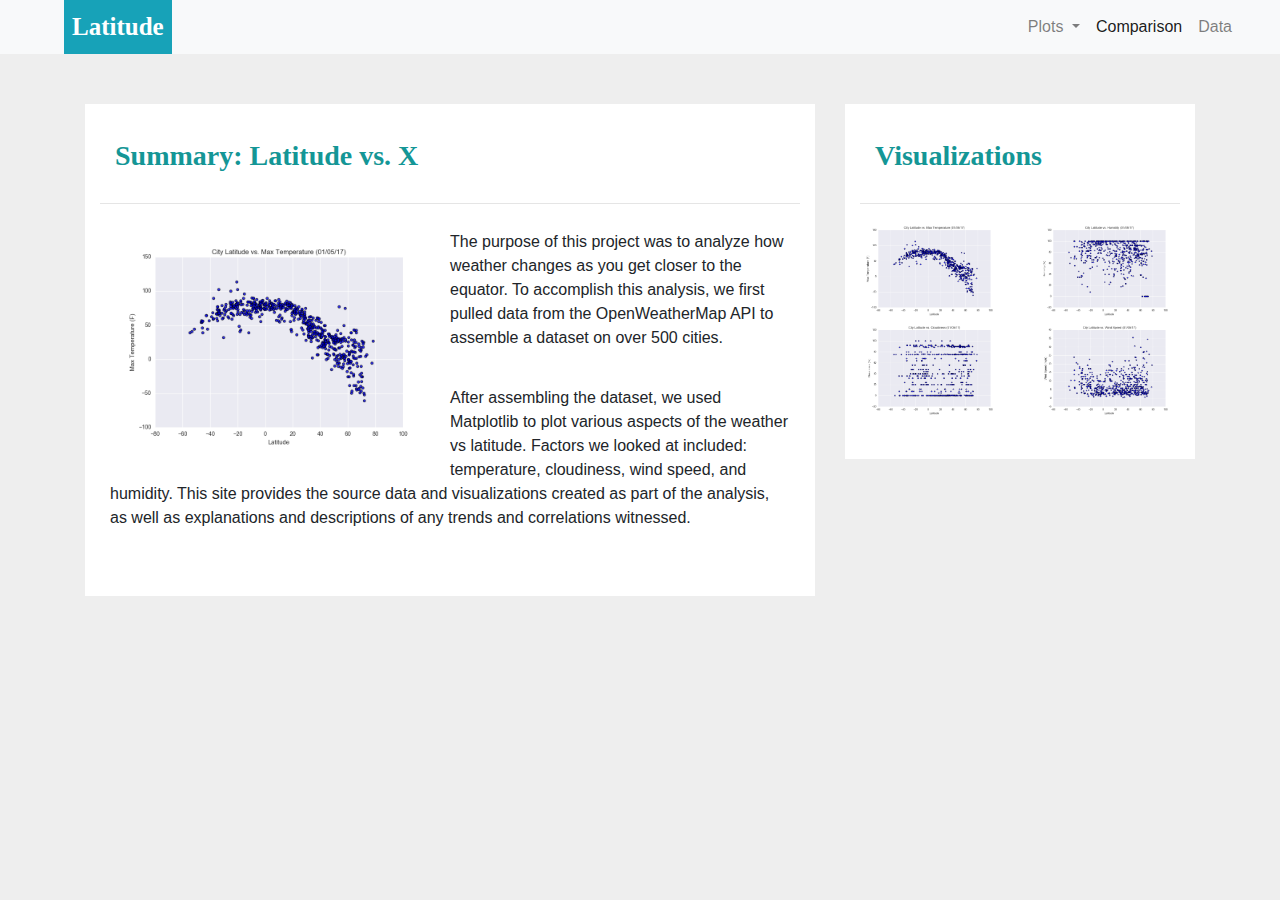
<file: index.html>
<!DOCTYPE html>
<html lang="en">
<head>
    <meta charset="UTF-8">
    <meta name="viewport" content="width=device-width, initial-scale=1.0">
    <title>Summary</title>
    <link rel="stylesheet" href="https://stackpath.bootstrapcdn.com/bootstrap/4.3.1/css/bootstrap.min.css" integrity="sha384-ggOyR0iXCbMQv3Xipma34MD+dH/1fQ784/j6cY/iJTQUOhcWr7x9JvoRxT2MZw1T" crossorigin="anonymous">

    <script src="https://code.jquery.com/jquery-3.3.1.slim.min.js" integrity="sha384-q8i/X+965DzO0rT7abK41JStQIAqVgRVzpbzo5smXKp4YfRvH+8abtTE1Pi6jizo" crossorigin="anonymous"></script>
    <script src="https://cdnjs.cloudflare.com/ajax/libs/popper.js/1.14.7/umd/popper.min.js" integrity="sha384-UO2eT0CpHqdSJQ6hJty5KVphtPhzWj9WO1clHTMGa3JDZwrnQq4sF86dIHNDz0W1" crossorigin="anonymous"></script>
    <script src="https://stackpath.bootstrapcdn.com/bootstrap/4.3.1/js/bootstrap.min.js" integrity="sha384-JjSmVgyd0p3pXB1rRibZUAYoIIy6OrQ6VrjIEaFf/nJGzIxFDsf4x0xIM+B07jRM" crossorigin="anonymous"></script>

    <link rel="stylesheet" href="style.css">
</head>
<body>
    <nav class="navbar navbar-expand-lg navbar-light bg-light">
        <a class="navbar-brand d-inline p-2 ml-5 bg-info text-white mb-0 pb-0" href="./index.html">Latitude</a>
        
        <button class="navbar-toggler" type="button" data-toggle="collapse" data-target="#navbarSupportedContent" aria-controls="navbarSupportedContent" aria-expanded="false" aria-label="Toggle navigation">
          <span class="navbar-toggler-icon"></span>
        </button>
  
         
        <div class="collapse navbar-collapse" id="navbarSupportedContent">
       
                  <ul class="nav navbar-nav ml-auto">  
              <li class="nav-item dropdown">
              <a class="nav-link dropdown-toggle" href="#" id="navbarDropdown" role="button" data-toggle="dropdown" 
              aria-haspopup="true" aria-expanded="false">
                Plots
              </a>
              <div class="dropdown-menu" aria-labelledby="navbarDropdown">
                <a class="dropdown-item" href="temperature.html">Temperature Plot</a>
                <a class="dropdown-item" href="./humidity.html">Humidity Plot</a>
                <a class="dropdown-item" href="./clouds.html">Cloudiness Plot</a>
                <a class="dropdown-item" href="./wind.html">Windspeed Plot</a>
              </div>
            </li>
                      
                      <li class="nav-item active">
              <a class="nav-link" href="Comparison.html">Comparison <span class="sr-only">(current)</span></a>
                      </li>
                      
            <li class="nav-item">
              <a class="nav-link" href="data.html">Data</a>
            </li>
  
          </ul>
                      
        </div>
      </nav>

      <div class="container content">    
        <div class="row">
            <div class="col-md-8">
                <div class="col-md-12">
                    <h3>Summary: Latitude vs. X </h3>
                    <hr>
                    <div class="thumbnail">
                        <img class="img-thumbnail float-left" src="Resources/assets/images/Fig1.png " width="50%" alt="temperature">
                    </div>
                    <p>The purpose of this project was to analyze how weather changes as you get closer to the equator. To accomplish this analysis, we first pulled data from the OpenWeatherMap API to assemble a dataset on over 500 cities.  </p> 
                    
                    <p>After assembling the dataset, we used Matplotlib to plot various aspects of the weather vs latitude. Factors we looked at included: temperature, cloudiness, wind speed, and humidity. This site provides the source data and visualizations created as part of the analysis, as well as explanations and descriptions of any trends and correlations witnessed.</p>
                </div>
            </div>
            <div class="col-md-4">
                <div class="col-md-12">
                    <h3>Visualizations</h3>
                    <hr>
                    <div class="row">
                        <div class="col-3 col-md-6">
                            <a href="temperature.html"><img src="Resources/assets/images/Fig1.png" width="100%"  alt="temperature">
                            </a> 
                        </div>
                        <div class="col-3 col-md-6">
                            <a href="humidity.html"><img src="Resources/assets/images/Fig2.png" width="100%" alt="humidity"></a>
                        </div>
                   
                        <div class="col-3 col-md-6">
                            <a href="cloudiness.html"><img src="Resources/assets/images/Fig3.png" width="100%"  alt="cloudiness"></a>
                        </div>

                        <div class="col-3 col-md-6">
                            <a href="windspeed.html"><img src="Resources/assets/images/Fig4.png"width="100%"  alt="wind speed"></a>
                        </div>
                    </div>
                </div>
            </div>
        </div>
    </div>
</body>
</html>
</file>
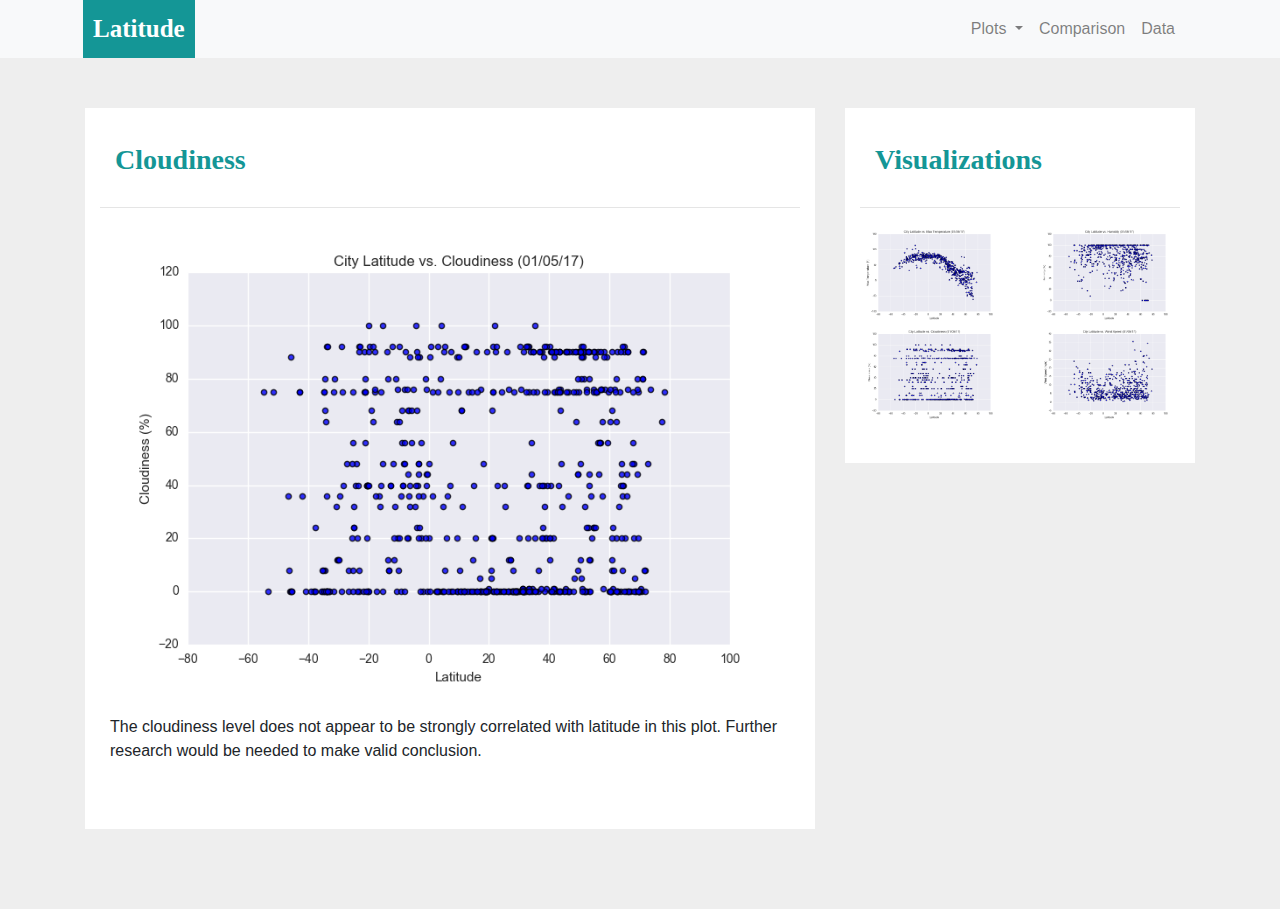
<file: cloudiness.html>
<!DOCTYPE html>
<html lang="en">

<head>
  <meta charset="UTF-8">
  <title>Humidity</title>
  <link rel="stylesheet" href="https://stackpath.bootstrapcdn.com/bootstrap/4.3.1/css/bootstrap.min.css" integrity="sha384-ggOyR0iXCbMQv3Xipma34MD+dH/1fQ784/j6cY/iJTQUOhcWr7x9JvoRxT2MZw1T" crossorigin="anonymous">

  <script src="https://code.jquery.com/jquery-3.3.1.slim.min.js" integrity="sha384-q8i/X+965DzO0rT7abK41JStQIAqVgRVzpbzo5smXKp4YfRvH+8abtTE1Pi6jizo" crossorigin="anonymous"></script>
  <script src="https://cdnjs.cloudflare.com/ajax/libs/popper.js/1.14.7/umd/popper.min.js" integrity="sha384-UO2eT0CpHqdSJQ6hJty5KVphtPhzWj9WO1clHTMGa3JDZwrnQq4sF86dIHNDz0W1" crossorigin="anonymous"></script>
  <script src="https://stackpath.bootstrapcdn.com/bootstrap/4.3.1/js/bootstrap.min.js" integrity="sha384-JjSmVgyd0p3pXB1rRibZUAYoIIy6OrQ6VrjIEaFf/nJGzIxFDsf4x0xIM+B07jRM" crossorigin="anonymous"></script>

  <link rel="stylesheet" href="style.css">
</head>
<body>
    <!--Navbar adjustments-->
    <nav class="navbar navbar-expand-lg navbar-light bg-light">
        <div class="container">
            <a class="navbar-brand text-white" href="index.html">Latitude</a>
            <button class="navbar-toggler" type="button" data-toggle="collapse" data-target="#navbarSupportedContent" aria-controls="navbarSupportedContent" aria-expanded="false" aria-label="Toggle navigation">
                <span class="navbar-toggler-icon"></span>
            </button>
                
            <div class="collapse navbar-collapse" id="navbarSupportedContent">
                <ul class="navbar-nav ml-auto">    
                    <li class="nav-item dropdown">
                        <a class="nav-link dropdown-toggle" href="#" id="navbarDropdown" role="button" data-toggle="dropdown" aria-haspopup="true" aria-expanded="false">
                            Plots
                        </a>
                        <div class="dropdown-menu dropdown-menu-right" aria-labelledby="navbarDropdown">
                            <a class="dropdown-item" href="temperature.html">Max Temperature</a>
                            <a class="dropdown-item" href="humidity.html">Humidity</a>
                            <a class="dropdown-item" href="cloudiness.html">Cloudiness</a>
                            <a class="dropdown-item" href="windspeed.html">Wind Speed</a>
                        </div>
                    </li>
                    <li class="nav-item">
                        <a class="nav-link" href="Comparison.html">Comparison</a>
                    </li>
                    <li class="nav-item">
                        <a class="nav-link" href="data.html">Data</a>
                    </li>
                </ul>
            </div>
        </div>
    </nav>

    <div class="container content">
        <div class="row">
            <div class="col-md-8">
                <div class="col-md-12">
                    <h3>Cloudiness</h3>
                    <hr>
                    
                    <img src="Resources/assets/images/Fig3.png" width="100%" alt="cloudiness">
                    <br>
                    <p> The cloudiness level does not appear to be strongly correlated with latitude in this plot. Further research would be needed to make valid conclusion.   </p>
                </div>
            </div>
<!--visualization part of the page-->            
            <div class="col-md-4">
                <div class="col-md-12">
                    <h3>Visualizations</h3>
                    <hr>
                    <div class="row">
                        <div class="col-3 col-md-6">
                            <a href="temperature.html"><img src="Resources/assets/images/Fig1.png" width="100%" alt="temprature">
                            </a>
                        </div>
                        
                        <div class="col-3 col-md-6">
                            <a href="humidity.html"><img class="pic" src="Resources/assets/images/Fig2.png" width="100%" alt="humidity"></a>
                        </div>
                    
                        <div class="col-3 col-md-6">
                            <a href="cloudiness.html"><img src="Resources/assets/images/Fig3.png" width="100%" alt="cloudiness"></a>
                        </div>
                        
                        <div class="col-3 col-md-6">
                            <a href="windspeed.html"><img src="Resources/assets/images/Fig4.png" width="100%" alt="windspeed"></a>
                        </div>
                    </div>
                </div>
            </div>            
        </div>    
    </div>

</body>
</html>
</file>
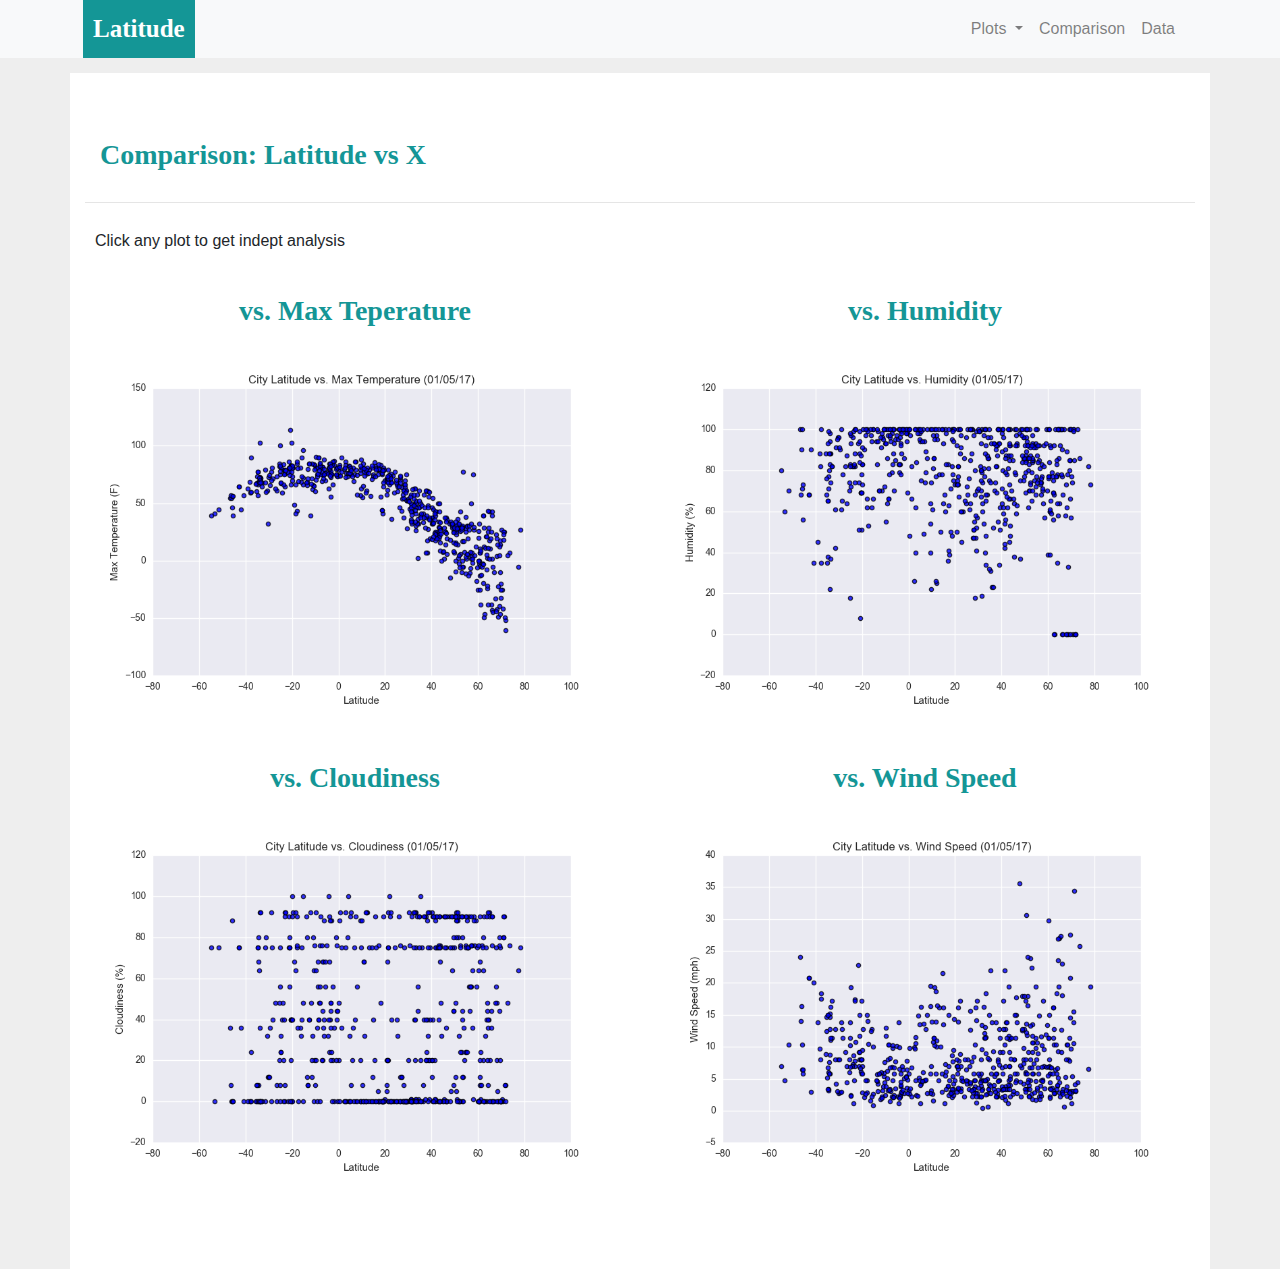
<file: Comparison.html>
<!DOCTYPE html>
<html lang="en">

<head>
  <meta charset="UTF-8">
  <title>Comparison</title>
  <link rel="stylesheet" href="https://stackpath.bootstrapcdn.com/bootstrap/4.3.1/css/bootstrap.min.css" integrity="sha384-ggOyR0iXCbMQv3Xipma34MD+dH/1fQ784/j6cY/iJTQUOhcWr7x9JvoRxT2MZw1T" crossorigin="anonymous">

  <script src="https://code.jquery.com/jquery-3.3.1.slim.min.js" integrity="sha384-q8i/X+965DzO0rT7abK41JStQIAqVgRVzpbzo5smXKp4YfRvH+8abtTE1Pi6jizo" crossorigin="anonymous"></script>
  <script src="https://cdnjs.cloudflare.com/ajax/libs/popper.js/1.14.7/umd/popper.min.js" integrity="sha384-UO2eT0CpHqdSJQ6hJty5KVphtPhzWj9WO1clHTMGa3JDZwrnQq4sF86dIHNDz0W1" crossorigin="anonymous"></script>
  <script src="https://stackpath.bootstrapcdn.com/bootstrap/4.3.1/js/bootstrap.min.js" integrity="sha384-JjSmVgyd0p3pXB1rRibZUAYoIIy6OrQ6VrjIEaFf/nJGzIxFDsf4x0xIM+B07jRM" crossorigin="anonymous"></script>

  <link rel="stylesheet" href="style.css">
</head>
<body>
    <!--Navbar adjustments-->
    <nav class="navbar navbar-expand-lg navbar-light bg-light">
        <div class="container">
            <a class="navbar-brand text-white" href="index.html">Latitude</a>
            <button class="navbar-toggler" type="button" data-toggle="collapse" data-target="#navbarSupportedContent" aria-controls="navbarSupportedContent" aria-expanded="false" aria-label="Toggle navigation">
                <span class="navbar-toggler-icon"></span>
            </button>
                
            <div class="collapse navbar-collapse" id="navbarSupportedContent">
                <ul class="navbar-nav ml-auto">    
                    <li class="nav-item dropdown">
                        <a class="nav-link dropdown-toggle" href="#" id="navbarDropdown" role="button" data-toggle="dropdown" aria-haspopup="true" aria-expanded="false">
                            Plots
                        </a>
                        <div class="dropdown-menu dropdown-menu-right" aria-labelledby="navbarDropdown">
                            <a class="dropdown-item" href="temperature.html">Max Temperature</a>
                            <a class="dropdown-item" href="humidity.html">Humidity</a>
                            <a class="dropdown-item" href="cloudiness.html">Cloudiness</a>
                            <a class="dropdown-item" href="windspeed.html">Wind Speed</a>
                        </div>
                    </li>
                    <li class="nav-item">
                        <a class="nav-link" href="Comparison.html">Comparison</a>
                    </li>
                    <li class="nav-item">
                        <a class="nav-link" href="data.html">Data</a>
                    </li>
                </ul>
            </div>
        </div>
    </nav>
    
    <!--Add plots in a container-->
    <div class="container content bg-white">
        <h3>Comparison: Latitude vs X</h3>
        <hr>
        <p>Click any plot to get indept analysis</p>
        <div class="row">
            <div class="col-md-6">
                <h3 class="text-center">vs. Max Teperature</h3>
                <a href="temperature.html"><img width="100%" src="Resources/assets/images/Fig1.png"></a>   
            </div>
            <div class="col-md-6">
                <h3 class="text-center">vs. Humidity</h3>
                <a href="humidity.html"><img width="100%" src="Resources/assets/images/Fig2.png"></a>  
            </div>
        </div>
        <br>
        <div class="row">
            <div class="col-md-6">
                <h3 class="text-center">vs. Cloudiness </h3>
                <a href="cloudiness.html"><img width="100%" src="Resources/assets/images/Fig3.png"></a>   
            </div>
            <div class="col-md-6">
                <h3 class="text-center">vs. Wind Speed</h3>
                <a href="windspeed.html"><img width="100%" src="Resources/assets/images/Fig4.png"></a>  
            </div>
        </div>   
    </div>
</body>
</html>
</file>
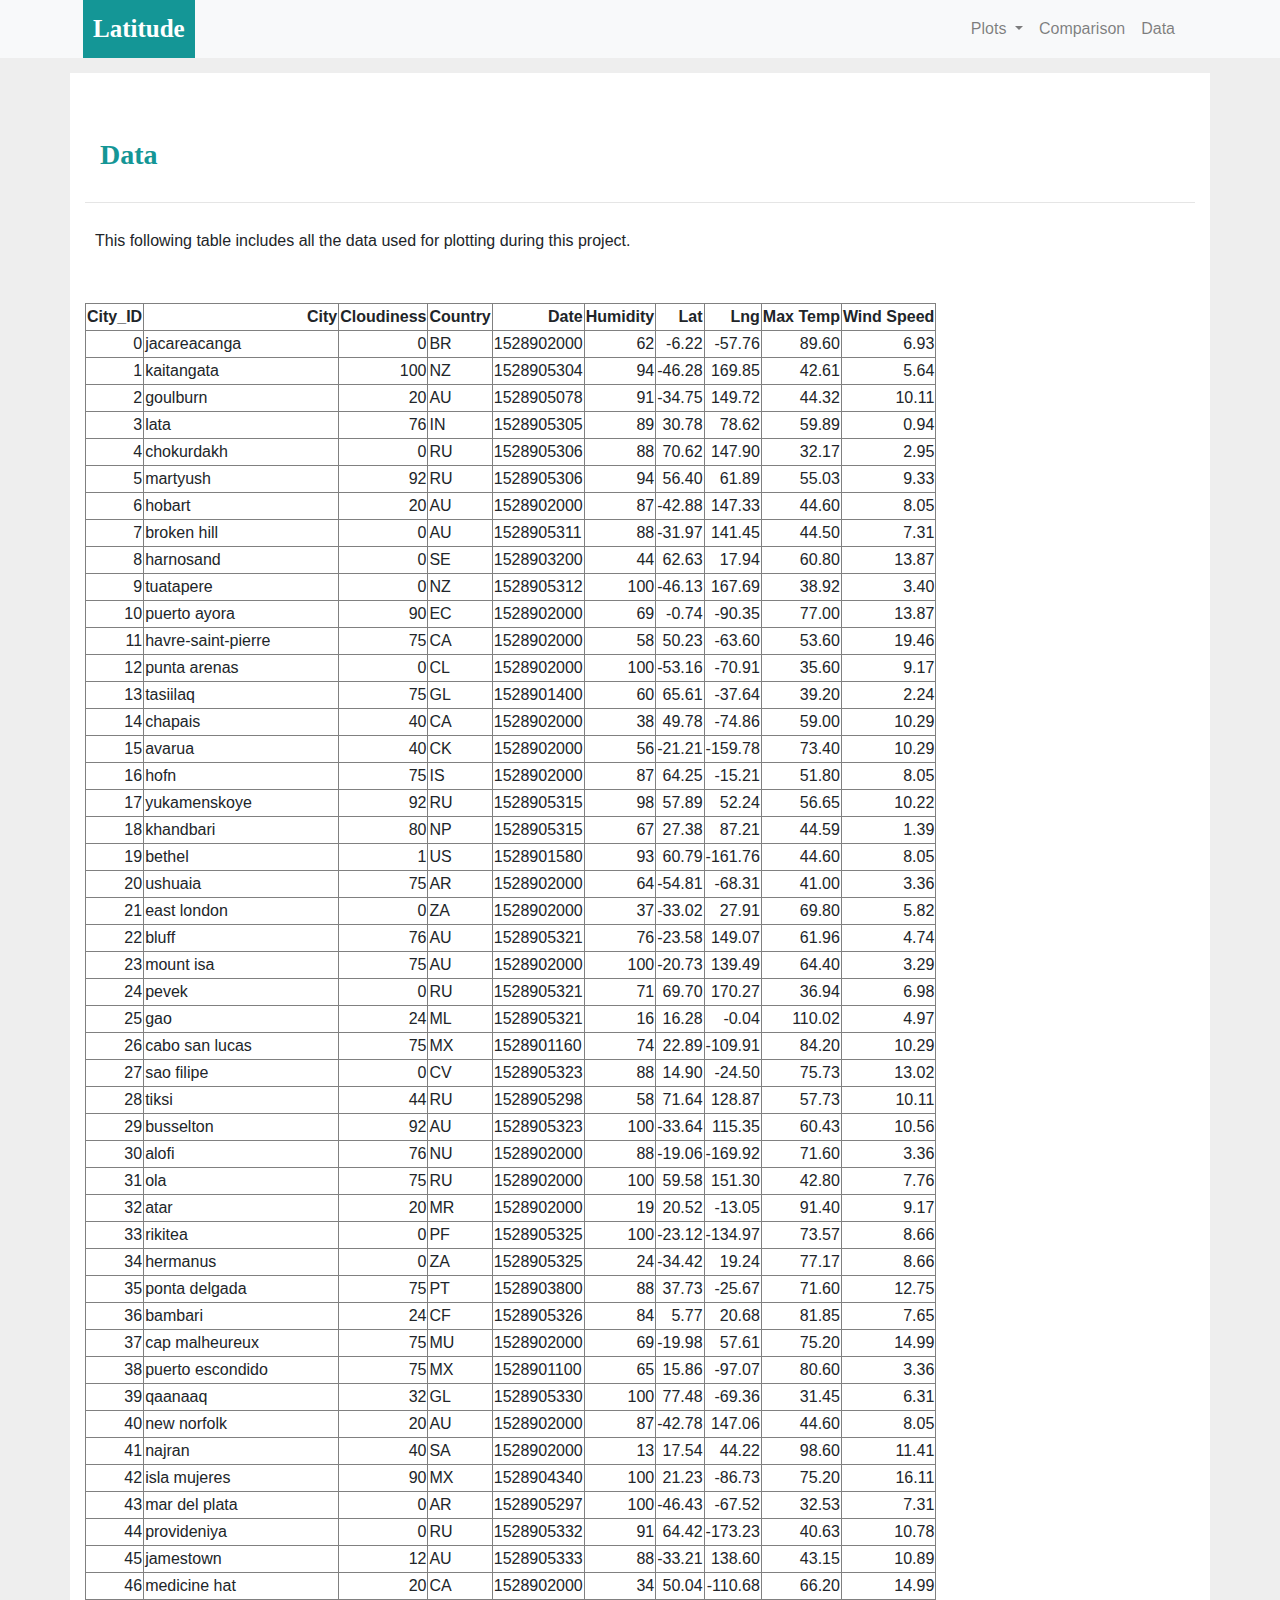
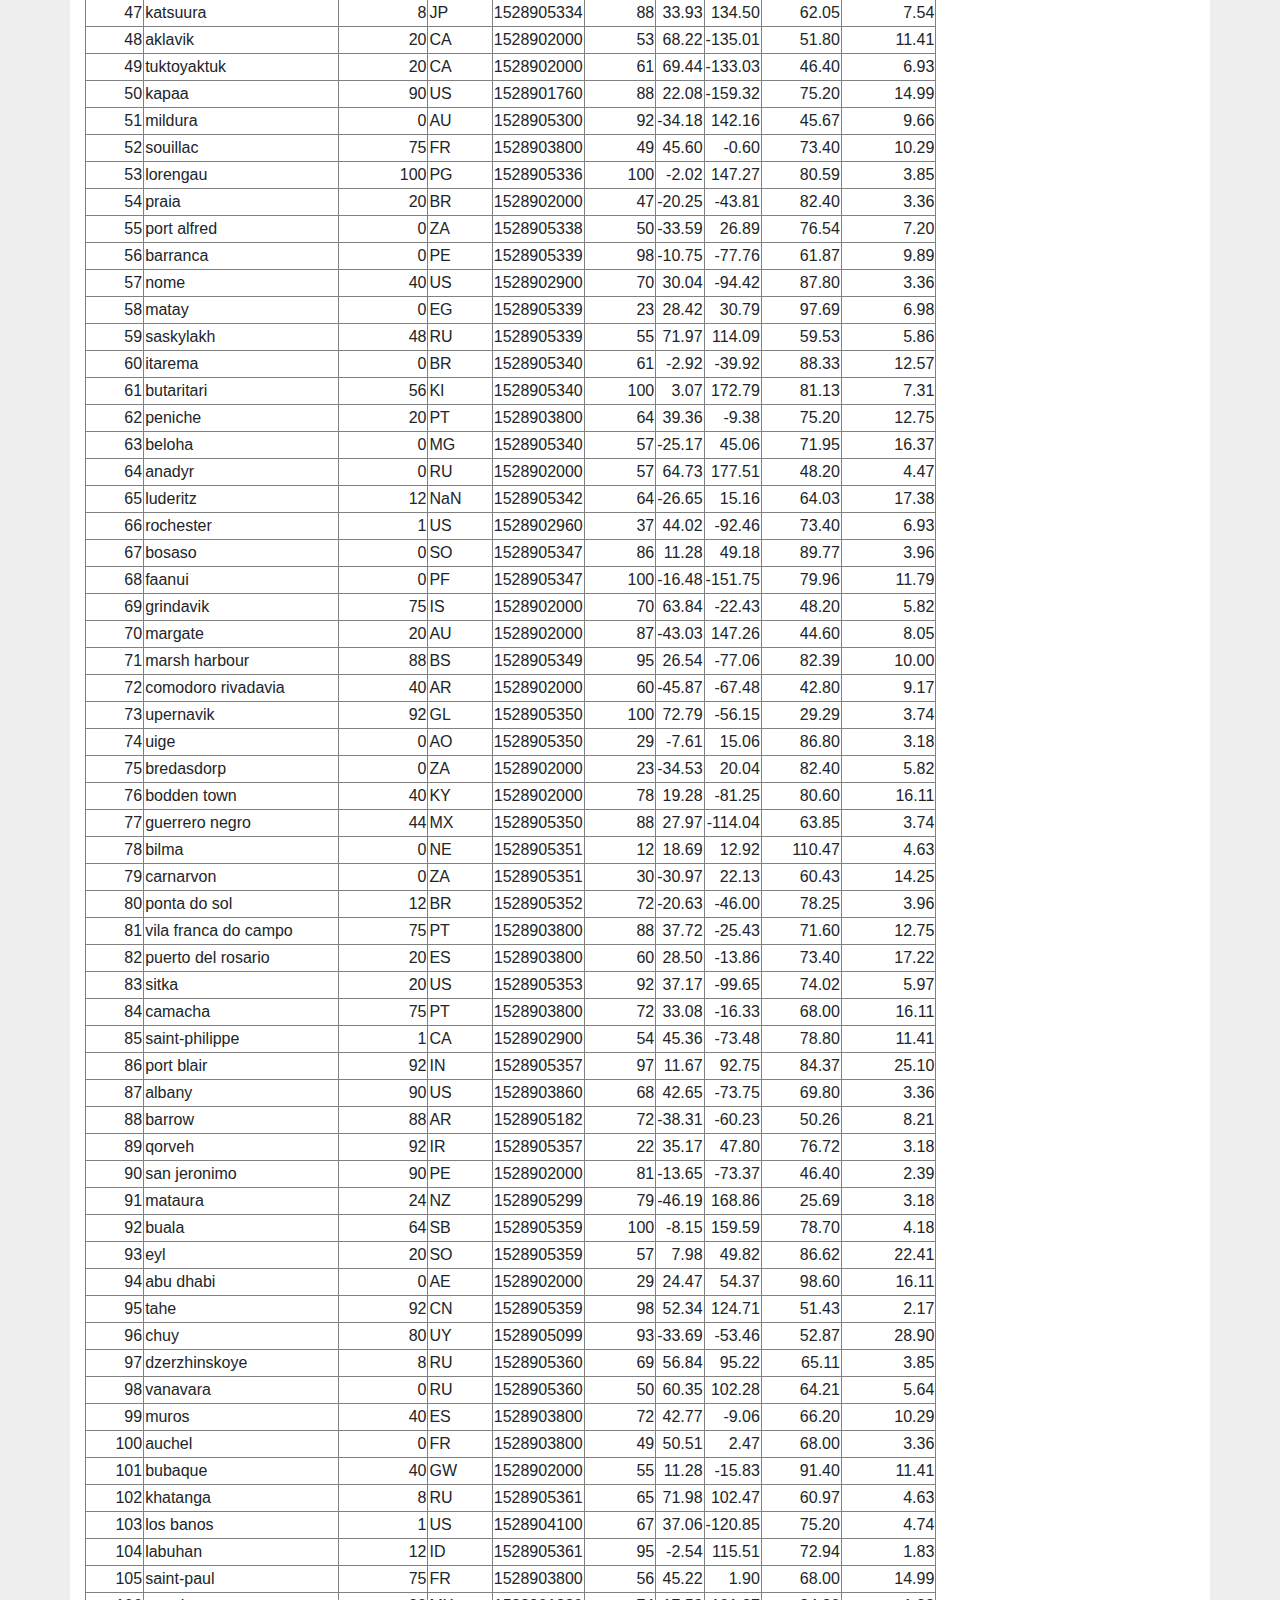
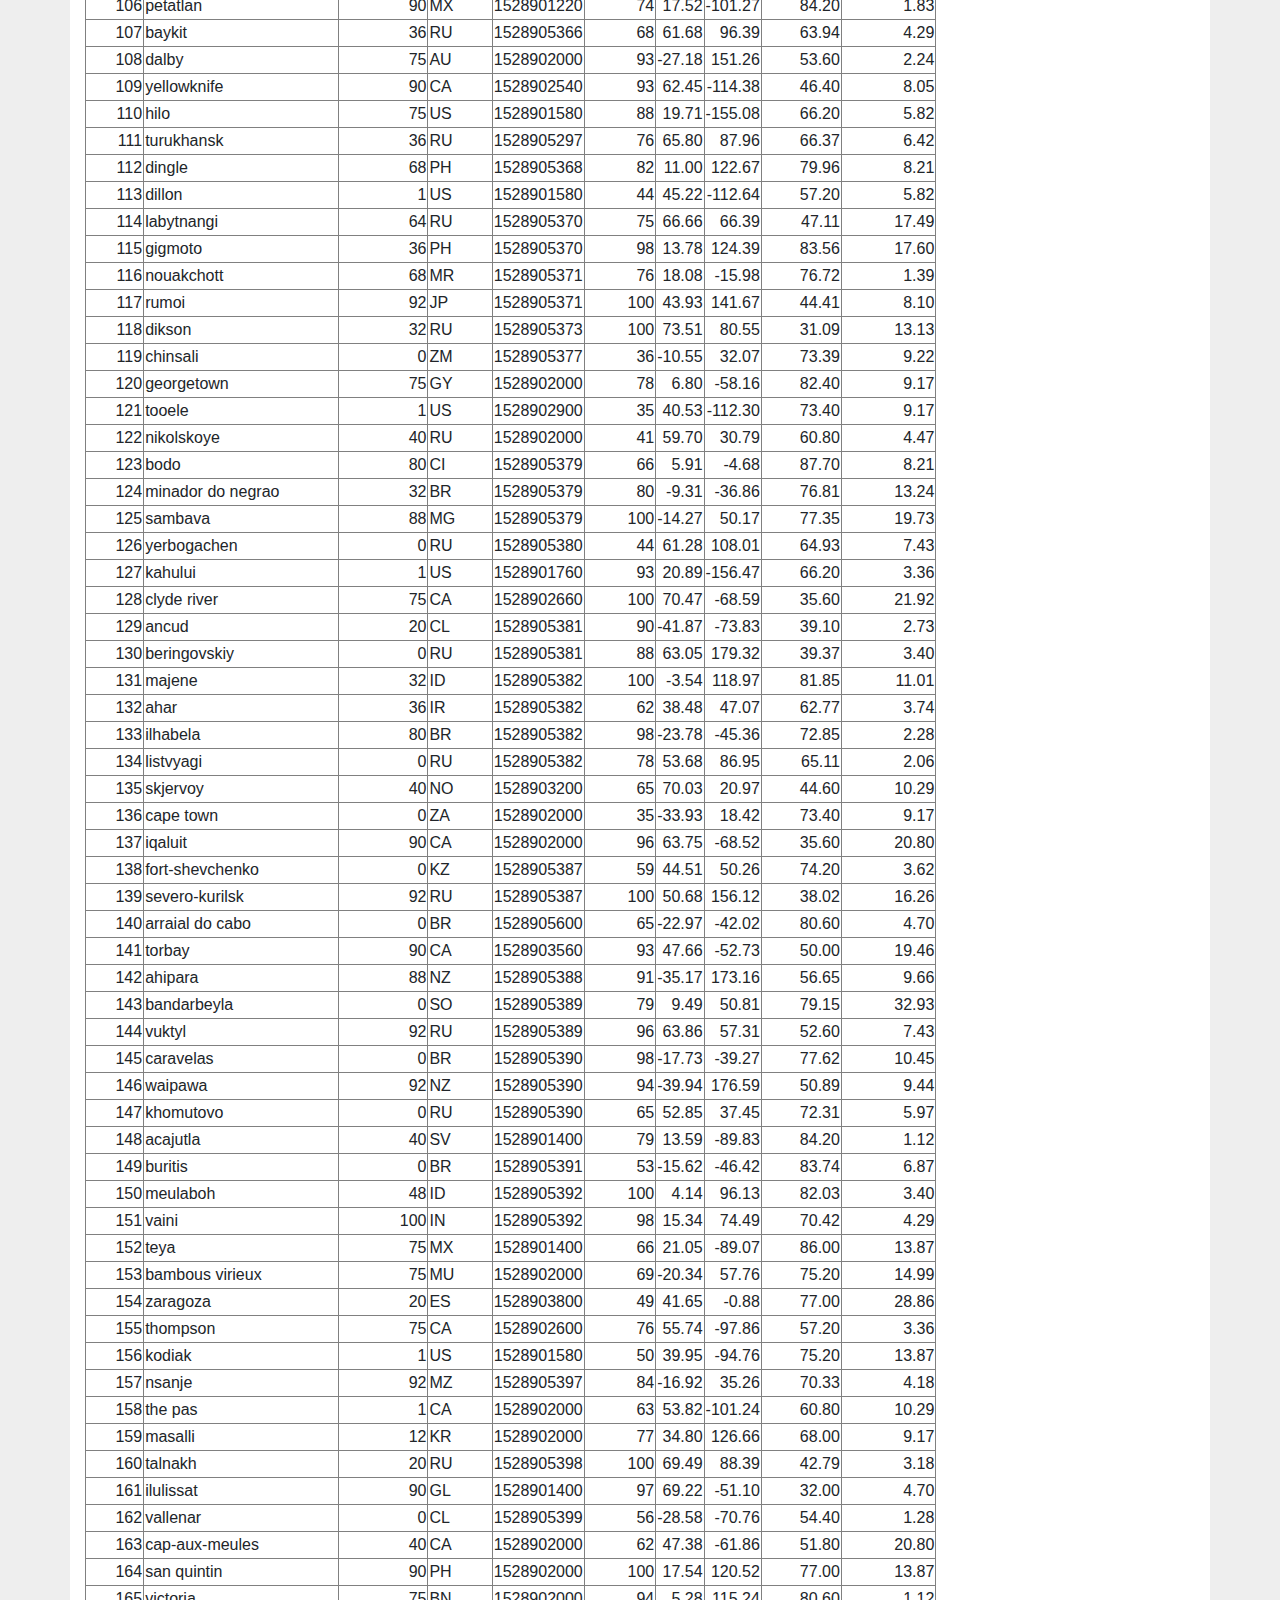
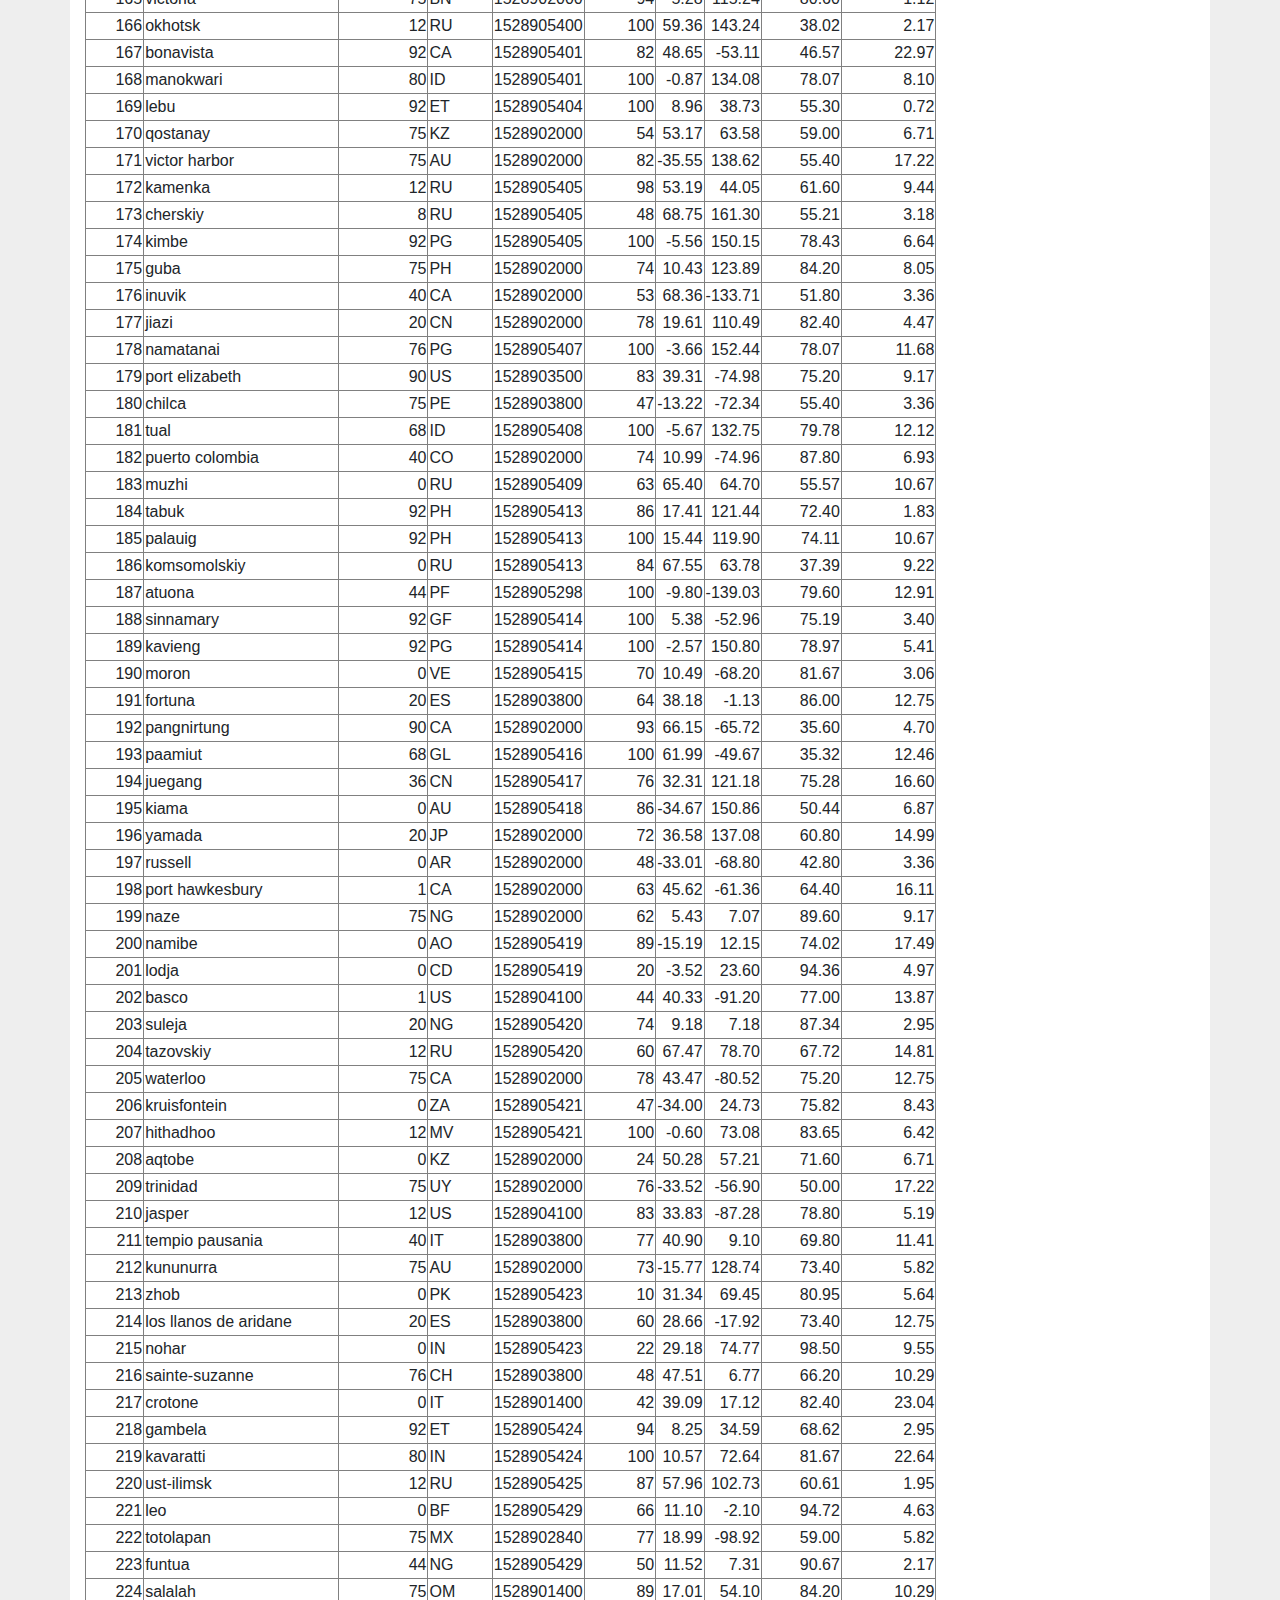
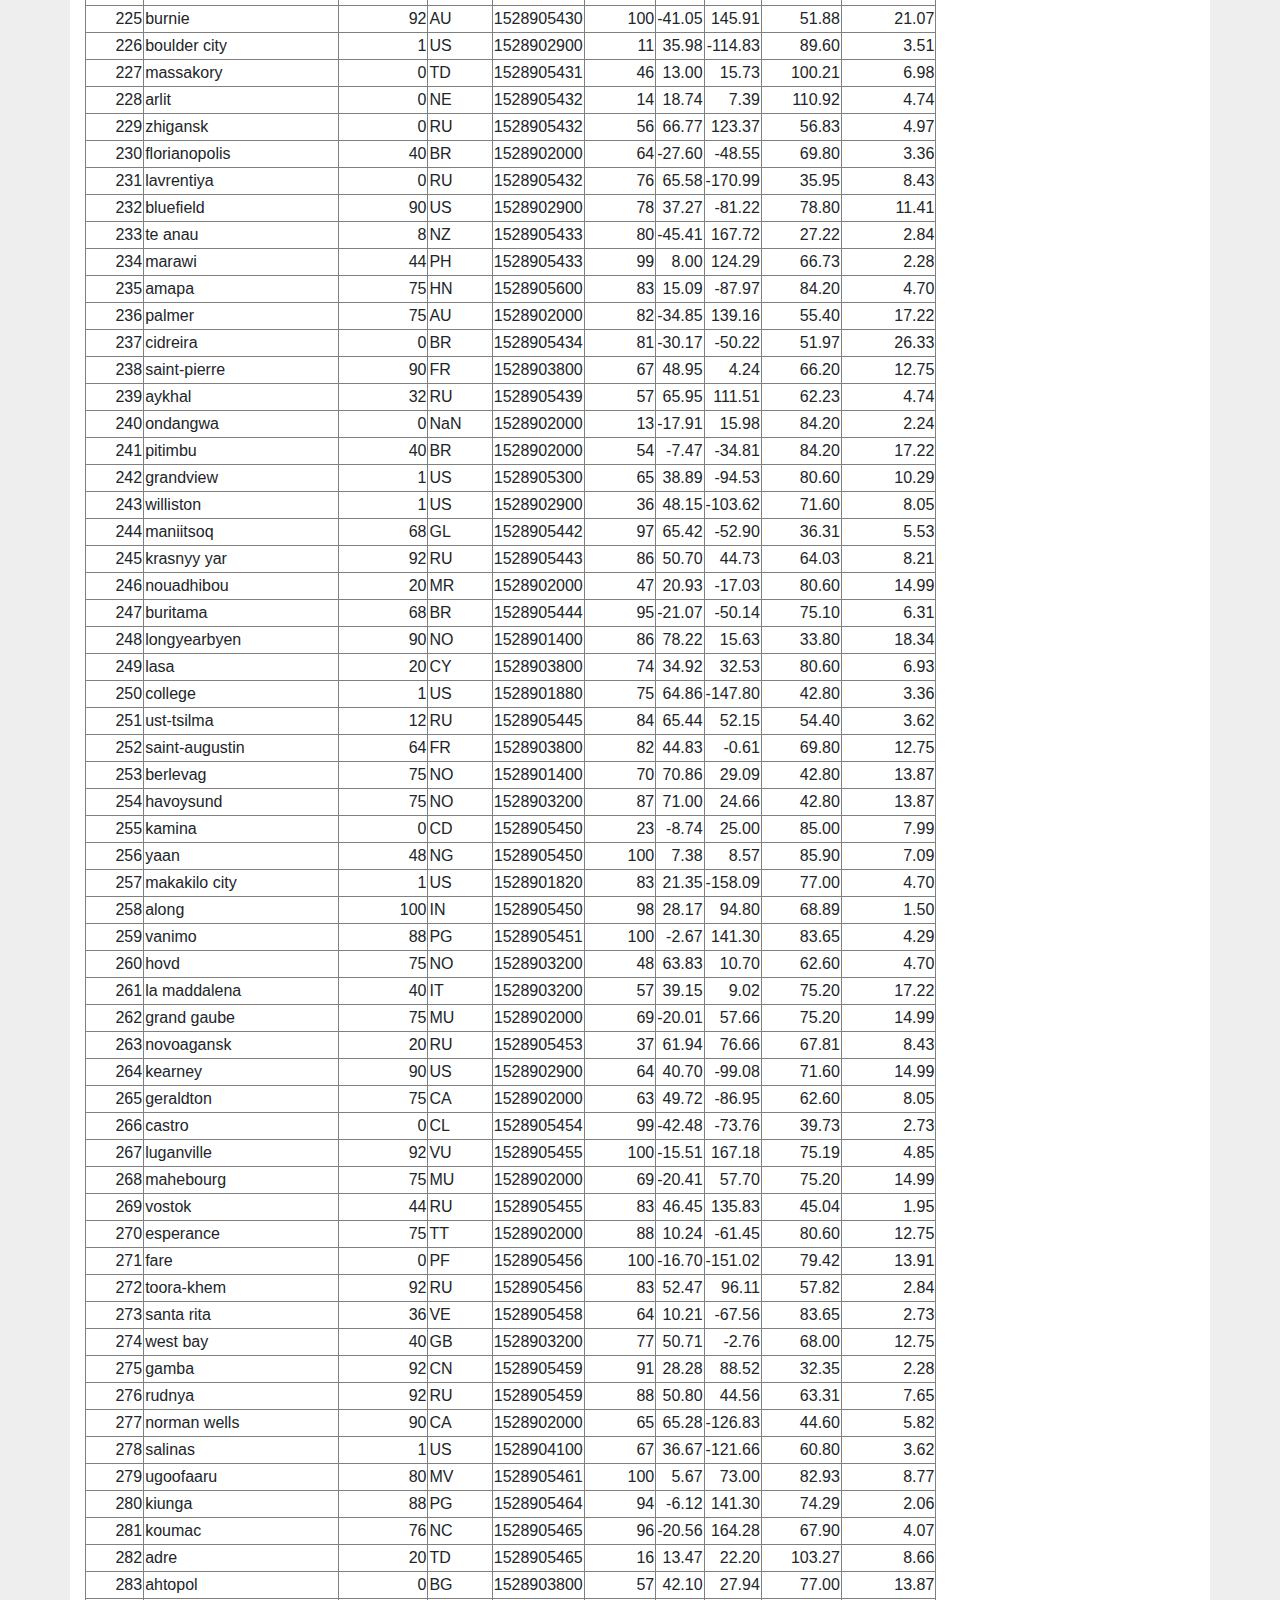
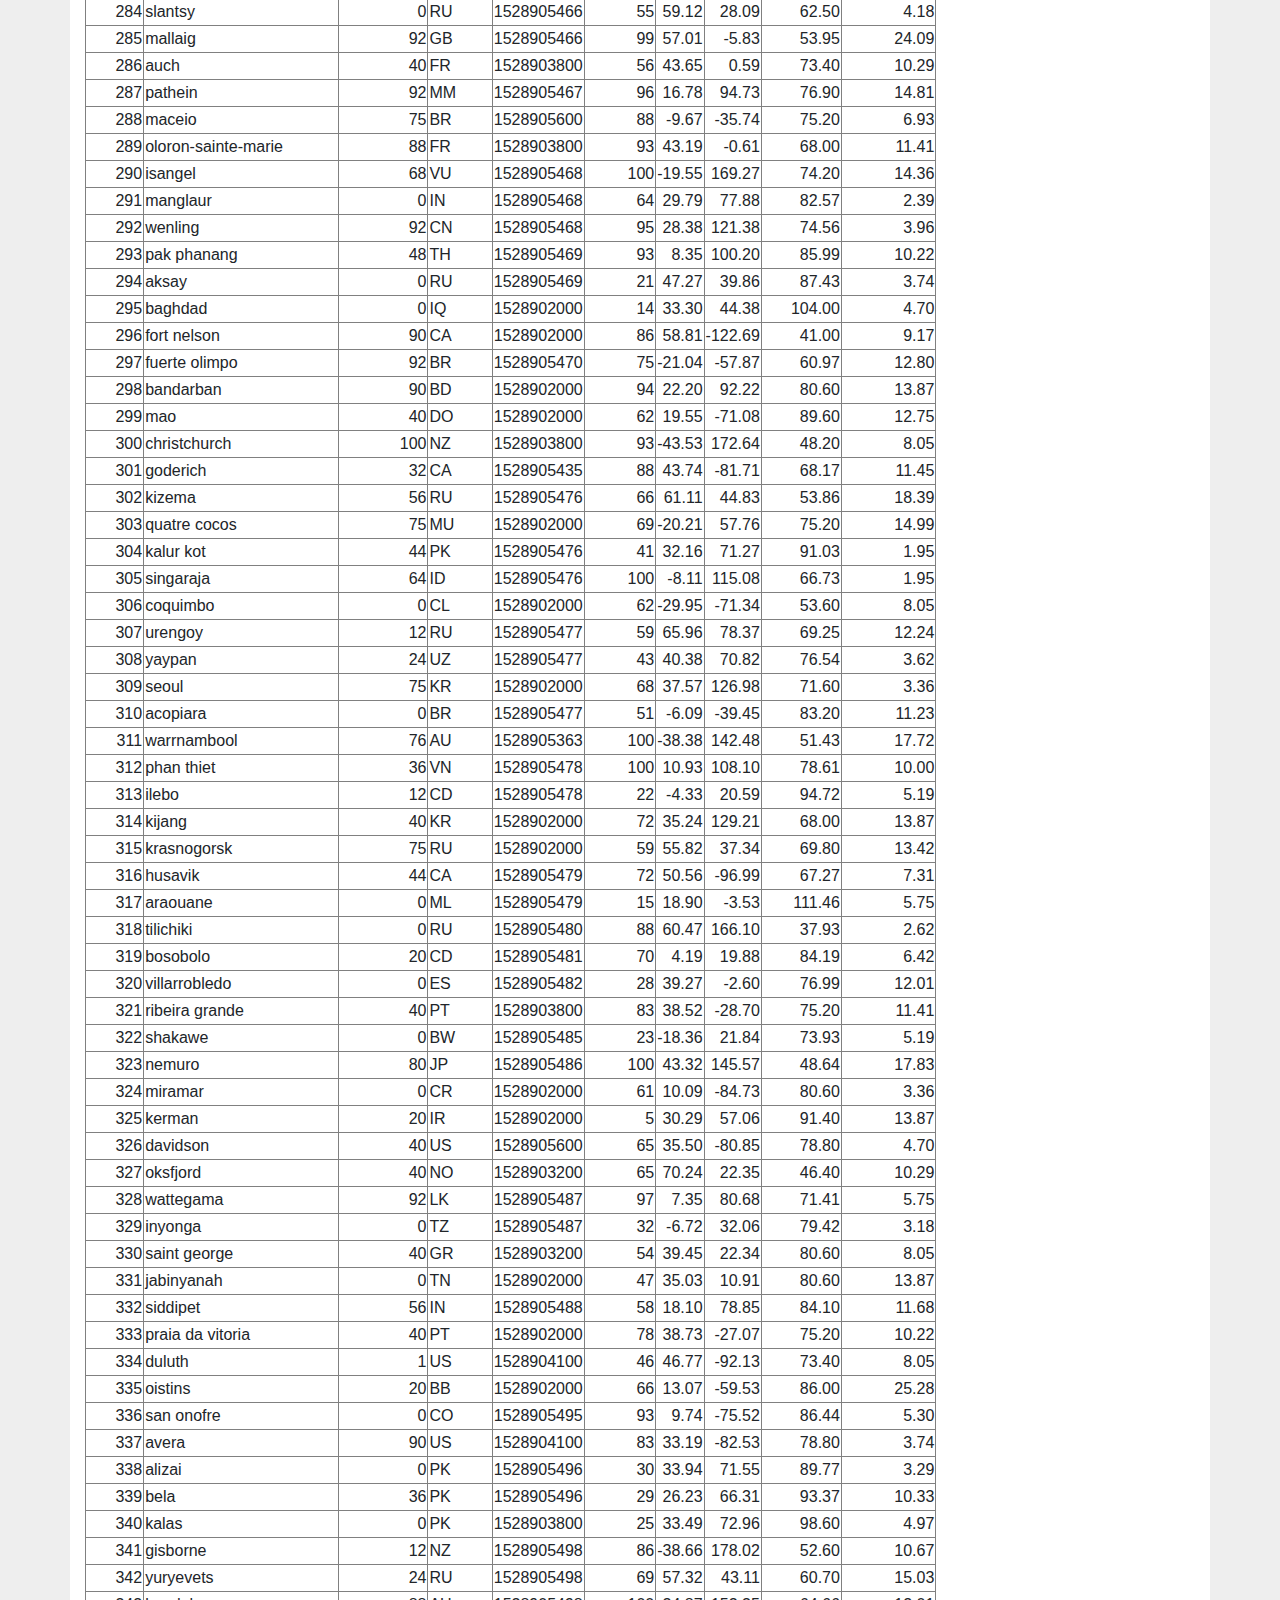
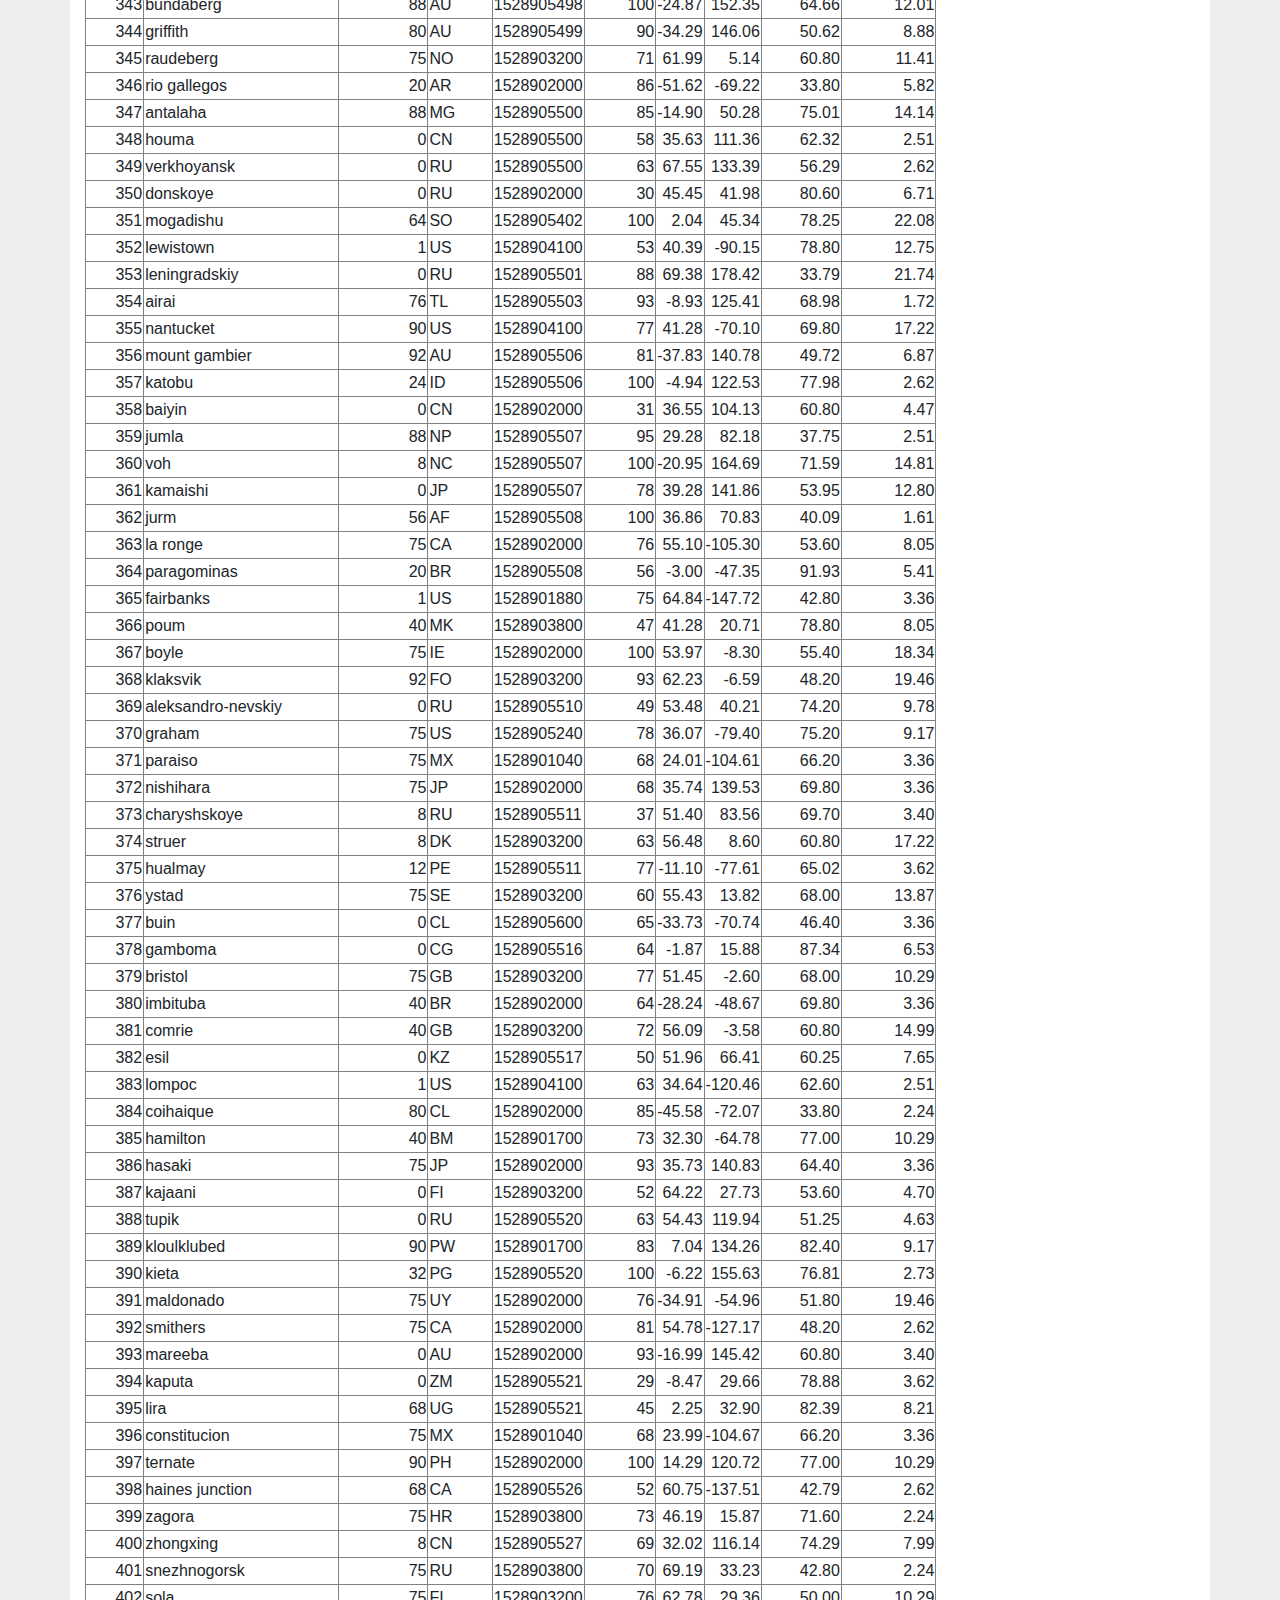
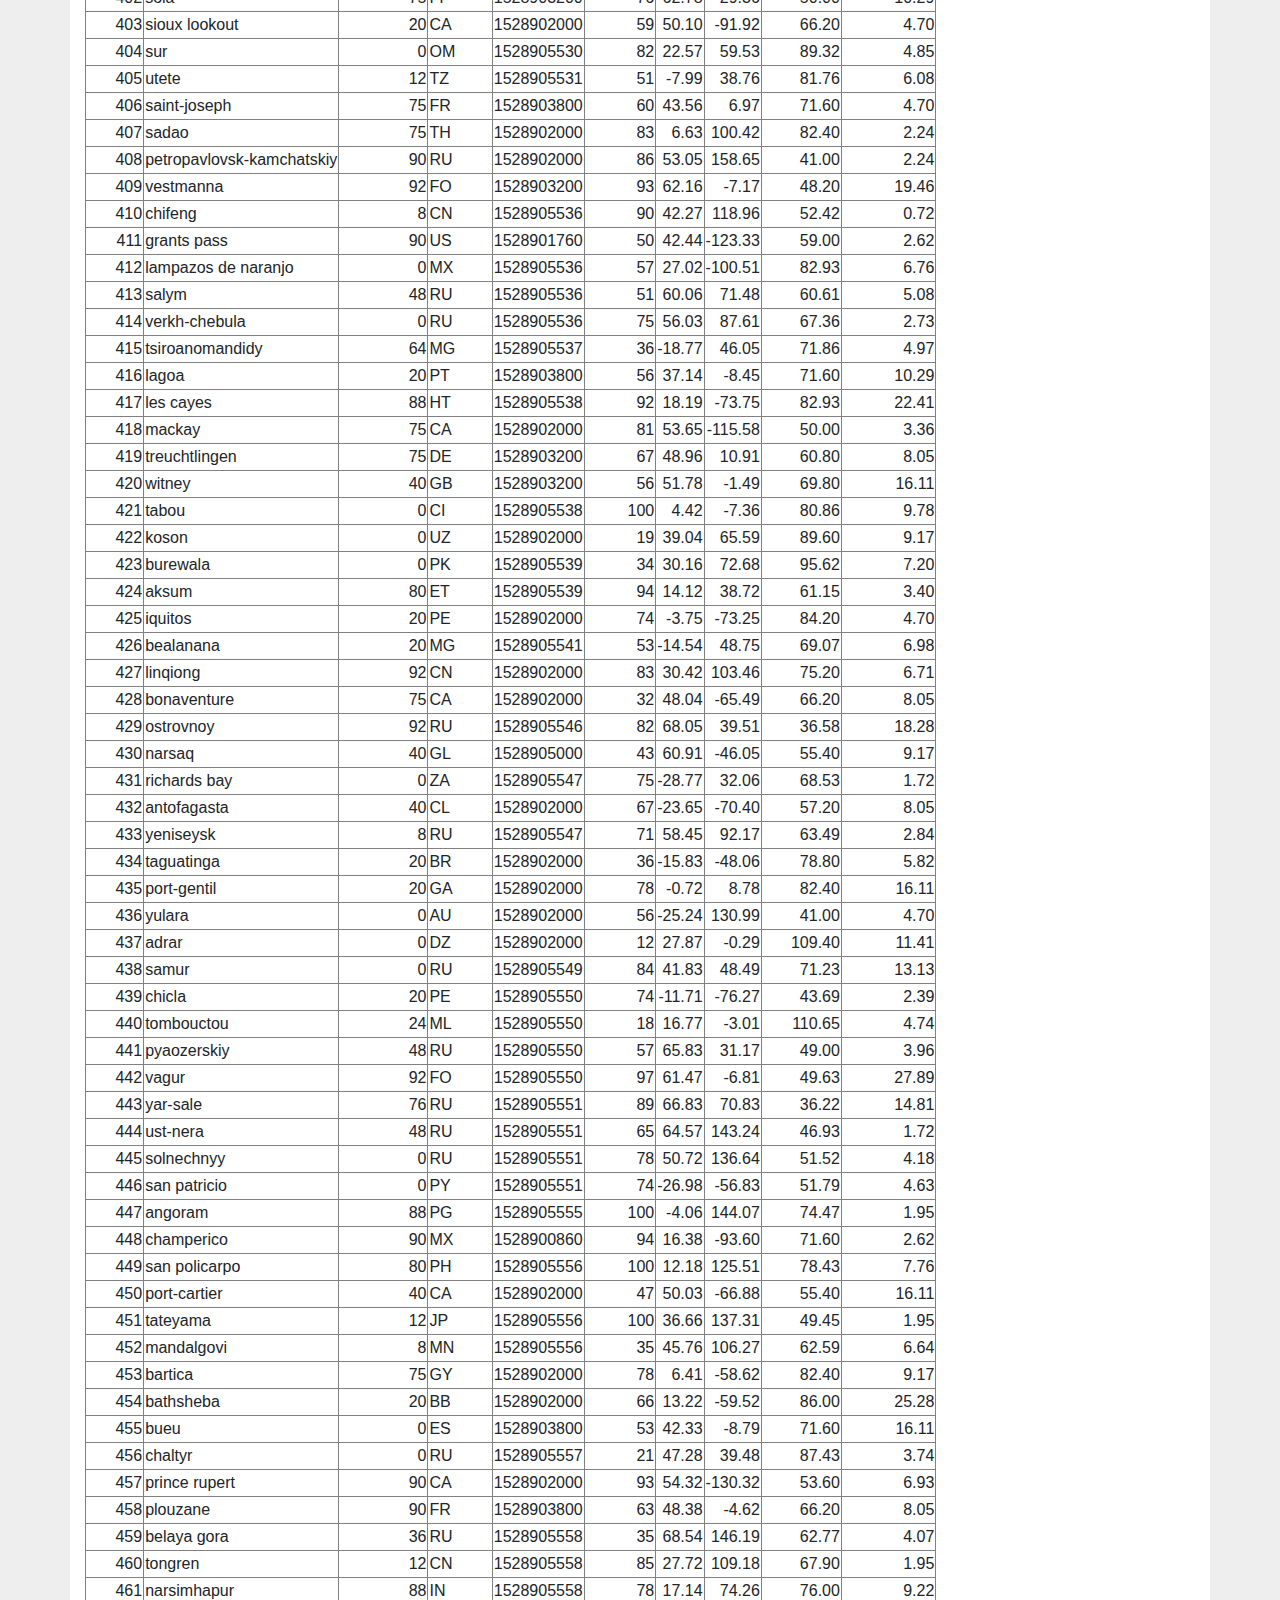
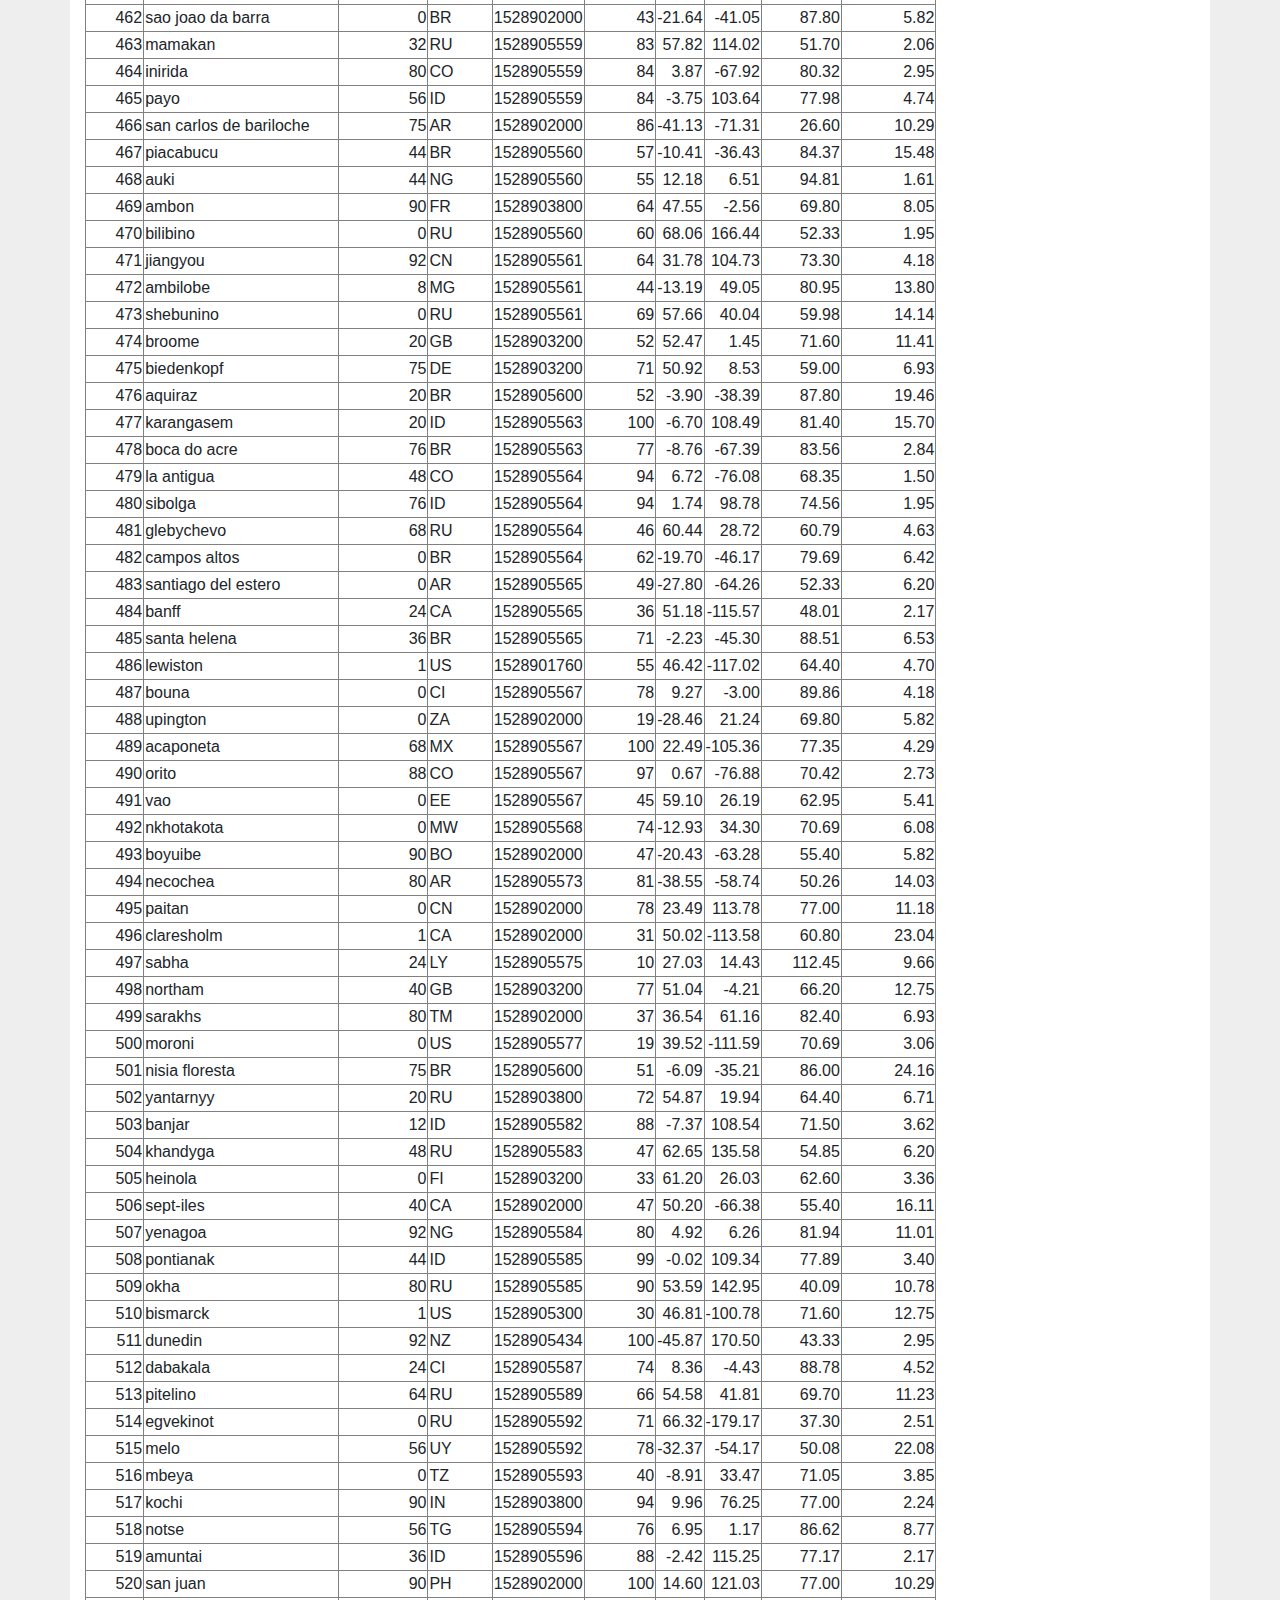
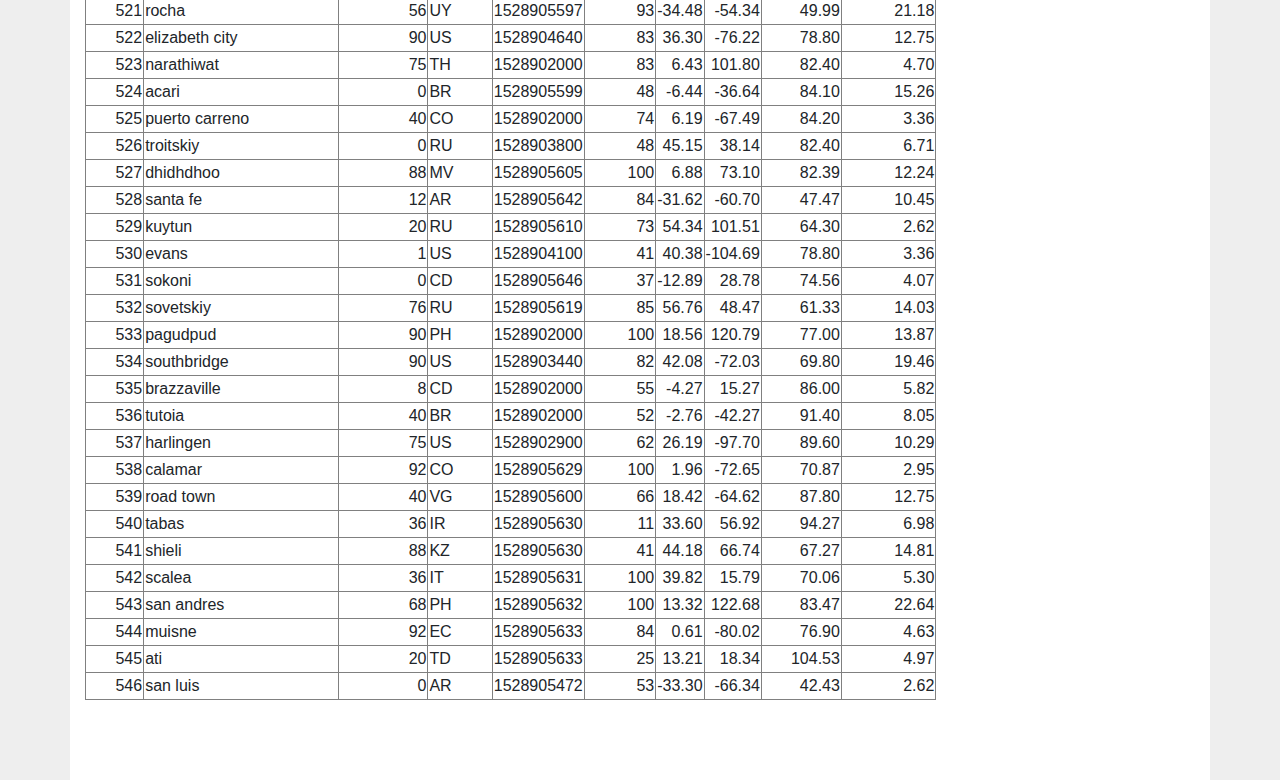
<file: data.html>
<!DOCTYPE html>
<html lang="en">

<head>
  <meta charset="UTF-8">
  <title>Data</title>
  <link rel="stylesheet" href="https://stackpath.bootstrapcdn.com/bootstrap/4.3.1/css/bootstrap.min.css" integrity="sha384-ggOyR0iXCbMQv3Xipma34MD+dH/1fQ784/j6cY/iJTQUOhcWr7x9JvoRxT2MZw1T" crossorigin="anonymous">

  <script src="https://code.jquery.com/jquery-3.3.1.slim.min.js" integrity="sha384-q8i/X+965DzO0rT7abK41JStQIAqVgRVzpbzo5smXKp4YfRvH+8abtTE1Pi6jizo" crossorigin="anonymous"></script>
  <script src="https://cdnjs.cloudflare.com/ajax/libs/popper.js/1.14.7/umd/popper.min.js" integrity="sha384-UO2eT0CpHqdSJQ6hJty5KVphtPhzWj9WO1clHTMGa3JDZwrnQq4sF86dIHNDz0W1" crossorigin="anonymous"></script>
  <script src="https://stackpath.bootstrapcdn.com/bootstrap/4.3.1/js/bootstrap.min.js" integrity="sha384-JjSmVgyd0p3pXB1rRibZUAYoIIy6OrQ6VrjIEaFf/nJGzIxFDsf4x0xIM+B07jRM" crossorigin="anonymous"></script>

  <link rel="stylesheet" href="style.css">
</head>

<body>
  <!--Navbar adjustments-->
  <nav class="navbar navbar-expand-lg navbar-light bg-light">
    <div class="container">
      <a class="navbar-brand text-white" href="index.html">Latitude</a>
      <button class="navbar-toggler" type="button" data-toggle="collapse" data-target="#navbarSupportedContent" aria-controls="navbarSupportedContent" aria-expanded="false" aria-label="Toggle navigation">
          <span class="navbar-toggler-icon"></span>
      </button>
            
      <div class="collapse navbar-collapse" id="navbarSupportedContent">
        <ul class="navbar-nav ml-auto">    
          <li class="nav-item dropdown">
              <a class="nav-link dropdown-toggle" href="#" id="navbarDropdown" role="button" data-toggle="dropdown" aria-haspopup="true" aria-expanded="false">
              Plots
              </a>
              <div class="dropdown-menu dropdown-menu-right" aria-labelledby="navbarDropdown">
                <a class="dropdown-item" href="temp.html">Max Temperature</a>
                <a class="dropdown-item" href="humidity.html">Humidity</a>
                <a class="dropdown-item" href="cloudines.html">Cloudiness</a>
                <a class="dropdown-item" href="windspeed.html">Wind Speed</a>
              </div>
          </li>
          <li class="nav-item">
              <a class="nav-link" href="comparison.html">Comparison</a>
          </li>
          <li class="nav-item">
              <a class="nav-link" href="data.html">Data</a>
          </li>
        </ul>
      </div>
    </div>  
  </nav>
  
  <!--Get the csv data as table-->
  <div class="container content bg-white">
    <h3>Data</h3>
    <hr>
    <p>This following table includes all the data used for plotting during this project.</p>
    <br>
    <table border="1" class="dataframe">
      <thead>
        <tr style="text-align: right;">
          <th>City_ID</th>
          <th>City</th>
          <th>Cloudiness</th>
          <th>Country</th>
          <th>Date</th>
          <th>Humidity</th>
          <th>Lat</th>
          <th>Lng</th>
          <th>Max Temp</th>
          <th>Wind Speed</th>
        </tr>
      </thead>
      <tbody>
        <tr>
          <td>0</td>
          <td>jacareacanga</td>
          <td>0</td>
          <td>BR</td>
          <td>1528902000</td>
          <td>62</td>
          <td>-6.22</td>
          <td>-57.76</td>
          <td>89.60</td>
          <td>6.93</td>
        </tr>
        <tr>
          <td>1</td>
          <td>kaitangata</td>
          <td>100</td>
          <td>NZ</td>
          <td>1528905304</td>
          <td>94</td>
          <td>-46.28</td>
          <td>169.85</td>
          <td>42.61</td>
          <td>5.64</td>
        </tr>
        <tr>
          <td>2</td>
          <td>goulburn</td>
          <td>20</td>
          <td>AU</td>
          <td>1528905078</td>
          <td>91</td>
          <td>-34.75</td>
          <td>149.72</td>
          <td>44.32</td>
          <td>10.11</td>
        </tr>
        <tr>
          <td>3</td>
          <td>lata</td>
          <td>76</td>
          <td>IN</td>
          <td>1528905305</td>
          <td>89</td>
          <td>30.78</td>
          <td>78.62</td>
          <td>59.89</td>
          <td>0.94</td>
        </tr>
        <tr>
          <td>4</td>
          <td>chokurdakh</td>
          <td>0</td>
          <td>RU</td>
          <td>1528905306</td>
          <td>88</td>
          <td>70.62</td>
          <td>147.90</td>
          <td>32.17</td>
          <td>2.95</td>
        </tr>
        <tr>
          <td>5</td>
          <td>martyush</td>
          <td>92</td>
          <td>RU</td>
          <td>1528905306</td>
          <td>94</td>
          <td>56.40</td>
          <td>61.89</td>
          <td>55.03</td>
          <td>9.33</td>
        </tr>
        <tr>
          <td>6</td>
          <td>hobart</td>
          <td>20</td>
          <td>AU</td>
          <td>1528902000</td>
          <td>87</td>
          <td>-42.88</td>
          <td>147.33</td>
          <td>44.60</td>
          <td>8.05</td>
        </tr>
        <tr>
          <td>7</td>
          <td>broken hill</td>
          <td>0</td>
          <td>AU</td>
          <td>1528905311</td>
          <td>88</td>
          <td>-31.97</td>
          <td>141.45</td>
          <td>44.50</td>
          <td>7.31</td>
        </tr>
        <tr>
          <td>8</td>
          <td>harnosand</td>
          <td>0</td>
          <td>SE</td>
          <td>1528903200</td>
          <td>44</td>
          <td>62.63</td>
          <td>17.94</td>
          <td>60.80</td>
          <td>13.87</td>
        </tr>
        <tr>
          <td>9</td>
          <td>tuatapere</td>
          <td>0</td>
          <td>NZ</td>
          <td>1528905312</td>
          <td>100</td>
          <td>-46.13</td>
          <td>167.69</td>
          <td>38.92</td>
          <td>3.40</td>
        </tr>
        <tr>
          <td>10</td>
          <td>puerto ayora</td>
          <td>90</td>
          <td>EC</td>
          <td>1528902000</td>
          <td>69</td>
          <td>-0.74</td>
          <td>-90.35</td>
          <td>77.00</td>
          <td>13.87</td>
        </tr>
        <tr>
          <td>11</td>
          <td>havre-saint-pierre</td>
          <td>75</td>
          <td>CA</td>
          <td>1528902000</td>
          <td>58</td>
          <td>50.23</td>
          <td>-63.60</td>
          <td>53.60</td>
          <td>19.46</td>
        </tr>
        <tr>
          <td>12</td>
          <td>punta arenas</td>
          <td>0</td>
          <td>CL</td>
          <td>1528902000</td>
          <td>100</td>
          <td>-53.16</td>
          <td>-70.91</td>
          <td>35.60</td>
          <td>9.17</td>
        </tr>
        <tr>
          <td>13</td>
          <td>tasiilaq</td>
          <td>75</td>
          <td>GL</td>
          <td>1528901400</td>
          <td>60</td>
          <td>65.61</td>
          <td>-37.64</td>
          <td>39.20</td>
          <td>2.24</td>
        </tr>
        <tr>
          <td>14</td>
          <td>chapais</td>
          <td>40</td>
          <td>CA</td>
          <td>1528902000</td>
          <td>38</td>
          <td>49.78</td>
          <td>-74.86</td>
          <td>59.00</td>
          <td>10.29</td>
        </tr>
        <tr>
          <td>15</td>
          <td>avarua</td>
          <td>40</td>
          <td>CK</td>
          <td>1528902000</td>
          <td>56</td>
          <td>-21.21</td>
          <td>-159.78</td>
          <td>73.40</td>
          <td>10.29</td>
        </tr>
        <tr>
          <td>16</td>
          <td>hofn</td>
          <td>75</td>
          <td>IS</td>
          <td>1528902000</td>
          <td>87</td>
          <td>64.25</td>
          <td>-15.21</td>
          <td>51.80</td>
          <td>8.05</td>
        </tr>
        <tr>
          <td>17</td>
          <td>yukamenskoye</td>
          <td>92</td>
          <td>RU</td>
          <td>1528905315</td>
          <td>98</td>
          <td>57.89</td>
          <td>52.24</td>
          <td>56.65</td>
          <td>10.22</td>
        </tr>
        <tr>
          <td>18</td>
          <td>khandbari</td>
          <td>80</td>
          <td>NP</td>
          <td>1528905315</td>
          <td>67</td>
          <td>27.38</td>
          <td>87.21</td>
          <td>44.59</td>
          <td>1.39</td>
        </tr>
        <tr>
          <td>19</td>
          <td>bethel</td>
          <td>1</td>
          <td>US</td>
          <td>1528901580</td>
          <td>93</td>
          <td>60.79</td>
          <td>-161.76</td>
          <td>44.60</td>
          <td>8.05</td>
        </tr>
        <tr>
          <td>20</td>
          <td>ushuaia</td>
          <td>75</td>
          <td>AR</td>
          <td>1528902000</td>
          <td>64</td>
          <td>-54.81</td>
          <td>-68.31</td>
          <td>41.00</td>
          <td>3.36</td>
        </tr>
        <tr>
          <td>21</td>
          <td>east london</td>
          <td>0</td>
          <td>ZA</td>
          <td>1528902000</td>
          <td>37</td>
          <td>-33.02</td>
          <td>27.91</td>
          <td>69.80</td>
          <td>5.82</td>
        </tr>
        <tr>
          <td>22</td>
          <td>bluff</td>
          <td>76</td>
          <td>AU</td>
          <td>1528905321</td>
          <td>76</td>
          <td>-23.58</td>
          <td>149.07</td>
          <td>61.96</td>
          <td>4.74</td>
        </tr>
        <tr>
          <td>23</td>
          <td>mount isa</td>
          <td>75</td>
          <td>AU</td>
          <td>1528902000</td>
          <td>100</td>
          <td>-20.73</td>
          <td>139.49</td>
          <td>64.40</td>
          <td>3.29</td>
        </tr>
        <tr>
          <td>24</td>
          <td>pevek</td>
          <td>0</td>
          <td>RU</td>
          <td>1528905321</td>
          <td>71</td>
          <td>69.70</td>
          <td>170.27</td>
          <td>36.94</td>
          <td>6.98</td>
        </tr>
        <tr>
          <td>25</td>
          <td>gao</td>
          <td>24</td>
          <td>ML</td>
          <td>1528905321</td>
          <td>16</td>
          <td>16.28</td>
          <td>-0.04</td>
          <td>110.02</td>
          <td>4.97</td>
        </tr>
        <tr>
          <td>26</td>
          <td>cabo san lucas</td>
          <td>75</td>
          <td>MX</td>
          <td>1528901160</td>
          <td>74</td>
          <td>22.89</td>
          <td>-109.91</td>
          <td>84.20</td>
          <td>10.29</td>
        </tr>
        <tr>
          <td>27</td>
          <td>sao filipe</td>
          <td>0</td>
          <td>CV</td>
          <td>1528905323</td>
          <td>88</td>
          <td>14.90</td>
          <td>-24.50</td>
          <td>75.73</td>
          <td>13.02</td>
        </tr>
        <tr>
          <td>28</td>
          <td>tiksi</td>
          <td>44</td>
          <td>RU</td>
          <td>1528905298</td>
          <td>58</td>
          <td>71.64</td>
          <td>128.87</td>
          <td>57.73</td>
          <td>10.11</td>
        </tr>
        <tr>
          <td>29</td>
          <td>busselton</td>
          <td>92</td>
          <td>AU</td>
          <td>1528905323</td>
          <td>100</td>
          <td>-33.64</td>
          <td>115.35</td>
          <td>60.43</td>
          <td>10.56</td>
        </tr>
        <tr>
          <td>30</td>
          <td>alofi</td>
          <td>76</td>
          <td>NU</td>
          <td>1528902000</td>
          <td>88</td>
          <td>-19.06</td>
          <td>-169.92</td>
          <td>71.60</td>
          <td>3.36</td>
        </tr>
        <tr>
          <td>31</td>
          <td>ola</td>
          <td>75</td>
          <td>RU</td>
          <td>1528902000</td>
          <td>100</td>
          <td>59.58</td>
          <td>151.30</td>
          <td>42.80</td>
          <td>7.76</td>
        </tr>
        <tr>
          <td>32</td>
          <td>atar</td>
          <td>20</td>
          <td>MR</td>
          <td>1528902000</td>
          <td>19</td>
          <td>20.52</td>
          <td>-13.05</td>
          <td>91.40</td>
          <td>9.17</td>
        </tr>
        <tr>
          <td>33</td>
          <td>rikitea</td>
          <td>0</td>
          <td>PF</td>
          <td>1528905325</td>
          <td>100</td>
          <td>-23.12</td>
          <td>-134.97</td>
          <td>73.57</td>
          <td>8.66</td>
        </tr>
        <tr>
          <td>34</td>
          <td>hermanus</td>
          <td>0</td>
          <td>ZA</td>
          <td>1528905325</td>
          <td>24</td>
          <td>-34.42</td>
          <td>19.24</td>
          <td>77.17</td>
          <td>8.66</td>
        </tr>
        <tr>
          <td>35</td>
          <td>ponta delgada</td>
          <td>75</td>
          <td>PT</td>
          <td>1528903800</td>
          <td>88</td>
          <td>37.73</td>
          <td>-25.67</td>
          <td>71.60</td>
          <td>12.75</td>
        </tr>
        <tr>
          <td>36</td>
          <td>bambari</td>
          <td>24</td>
          <td>CF</td>
          <td>1528905326</td>
          <td>84</td>
          <td>5.77</td>
          <td>20.68</td>
          <td>81.85</td>
          <td>7.65</td>
        </tr>
        <tr>
          <td>37</td>
          <td>cap malheureux</td>
          <td>75</td>
          <td>MU</td>
          <td>1528902000</td>
          <td>69</td>
          <td>-19.98</td>
          <td>57.61</td>
          <td>75.20</td>
          <td>14.99</td>
        </tr>
        <tr>
          <td>38</td>
          <td>puerto escondido</td>
          <td>75</td>
          <td>MX</td>
          <td>1528901100</td>
          <td>65</td>
          <td>15.86</td>
          <td>-97.07</td>
          <td>80.60</td>
          <td>3.36</td>
        </tr>
        <tr>
          <td>39</td>
          <td>qaanaaq</td>
          <td>32</td>
          <td>GL</td>
          <td>1528905330</td>
          <td>100</td>
          <td>77.48</td>
          <td>-69.36</td>
          <td>31.45</td>
          <td>6.31</td>
        </tr>
        <tr>
          <td>40</td>
          <td>new norfolk</td>
          <td>20</td>
          <td>AU</td>
          <td>1528902000</td>
          <td>87</td>
          <td>-42.78</td>
          <td>147.06</td>
          <td>44.60</td>
          <td>8.05</td>
        </tr>
        <tr>
          <td>41</td>
          <td>najran</td>
          <td>40</td>
          <td>SA</td>
          <td>1528902000</td>
          <td>13</td>
          <td>17.54</td>
          <td>44.22</td>
          <td>98.60</td>
          <td>11.41</td>
        </tr>
        <tr>
          <td>42</td>
          <td>isla mujeres</td>
          <td>90</td>
          <td>MX</td>
          <td>1528904340</td>
          <td>100</td>
          <td>21.23</td>
          <td>-86.73</td>
          <td>75.20</td>
          <td>16.11</td>
        </tr>
        <tr>
          <td>43</td>
          <td>mar del plata</td>
          <td>0</td>
          <td>AR</td>
          <td>1528905297</td>
          <td>100</td>
          <td>-46.43</td>
          <td>-67.52</td>
          <td>32.53</td>
          <td>7.31</td>
        </tr>
        <tr>
          <td>44</td>
          <td>provideniya</td>
          <td>0</td>
          <td>RU</td>
          <td>1528905332</td>
          <td>91</td>
          <td>64.42</td>
          <td>-173.23</td>
          <td>40.63</td>
          <td>10.78</td>
        </tr>
        <tr>
          <td>45</td>
          <td>jamestown</td>
          <td>12</td>
          <td>AU</td>
          <td>1528905333</td>
          <td>88</td>
          <td>-33.21</td>
          <td>138.60</td>
          <td>43.15</td>
          <td>10.89</td>
        </tr>
        <tr>
          <td>46</td>
          <td>medicine hat</td>
          <td>20</td>
          <td>CA</td>
          <td>1528902000</td>
          <td>34</td>
          <td>50.04</td>
          <td>-110.68</td>
          <td>66.20</td>
          <td>14.99</td>
        </tr>
        <tr>
          <td>47</td>
          <td>katsuura</td>
          <td>8</td>
          <td>JP</td>
          <td>1528905334</td>
          <td>88</td>
          <td>33.93</td>
          <td>134.50</td>
          <td>62.05</td>
          <td>7.54</td>
        </tr>
        <tr>
          <td>48</td>
          <td>aklavik</td>
          <td>20</td>
          <td>CA</td>
          <td>1528902000</td>
          <td>53</td>
          <td>68.22</td>
          <td>-135.01</td>
          <td>51.80</td>
          <td>11.41</td>
        </tr>
        <tr>
          <td>49</td>
          <td>tuktoyaktuk</td>
          <td>20</td>
          <td>CA</td>
          <td>1528902000</td>
          <td>61</td>
          <td>69.44</td>
          <td>-133.03</td>
          <td>46.40</td>
          <td>6.93</td>
        </tr>
        <tr>
          <td>50</td>
          <td>kapaa</td>
          <td>90</td>
          <td>US</td>
          <td>1528901760</td>
          <td>88</td>
          <td>22.08</td>
          <td>-159.32</td>
          <td>75.20</td>
          <td>14.99</td>
        </tr>
        <tr>
          <td>51</td>
          <td>mildura</td>
          <td>0</td>
          <td>AU</td>
          <td>1528905300</td>
          <td>92</td>
          <td>-34.18</td>
          <td>142.16</td>
          <td>45.67</td>
          <td>9.66</td>
        </tr>
        <tr>
          <td>52</td>
          <td>souillac</td>
          <td>75</td>
          <td>FR</td>
          <td>1528903800</td>
          <td>49</td>
          <td>45.60</td>
          <td>-0.60</td>
          <td>73.40</td>
          <td>10.29</td>
        </tr>
        <tr>
          <td>53</td>
          <td>lorengau</td>
          <td>100</td>
          <td>PG</td>
          <td>1528905336</td>
          <td>100</td>
          <td>-2.02</td>
          <td>147.27</td>
          <td>80.59</td>
          <td>3.85</td>
        </tr>
        <tr>
          <td>54</td>
          <td>praia</td>
          <td>20</td>
          <td>BR</td>
          <td>1528902000</td>
          <td>47</td>
          <td>-20.25</td>
          <td>-43.81</td>
          <td>82.40</td>
          <td>3.36</td>
        </tr>
        <tr>
          <td>55</td>
          <td>port alfred</td>
          <td>0</td>
          <td>ZA</td>
          <td>1528905338</td>
          <td>50</td>
          <td>-33.59</td>
          <td>26.89</td>
          <td>76.54</td>
          <td>7.20</td>
        </tr>
        <tr>
          <td>56</td>
          <td>barranca</td>
          <td>0</td>
          <td>PE</td>
          <td>1528905339</td>
          <td>98</td>
          <td>-10.75</td>
          <td>-77.76</td>
          <td>61.87</td>
          <td>9.89</td>
        </tr>
        <tr>
          <td>57</td>
          <td>nome</td>
          <td>40</td>
          <td>US</td>
          <td>1528902900</td>
          <td>70</td>
          <td>30.04</td>
          <td>-94.42</td>
          <td>87.80</td>
          <td>3.36</td>
        </tr>
        <tr>
          <td>58</td>
          <td>matay</td>
          <td>0</td>
          <td>EG</td>
          <td>1528905339</td>
          <td>23</td>
          <td>28.42</td>
          <td>30.79</td>
          <td>97.69</td>
          <td>6.98</td>
        </tr>
        <tr>
          <td>59</td>
          <td>saskylakh</td>
          <td>48</td>
          <td>RU</td>
          <td>1528905339</td>
          <td>55</td>
          <td>71.97</td>
          <td>114.09</td>
          <td>59.53</td>
          <td>5.86</td>
        </tr>
        <tr>
          <td>60</td>
          <td>itarema</td>
          <td>0</td>
          <td>BR</td>
          <td>1528905340</td>
          <td>61</td>
          <td>-2.92</td>
          <td>-39.92</td>
          <td>88.33</td>
          <td>12.57</td>
        </tr>
        <tr>
          <td>61</td>
          <td>butaritari</td>
          <td>56</td>
          <td>KI</td>
          <td>1528905340</td>
          <td>100</td>
          <td>3.07</td>
          <td>172.79</td>
          <td>81.13</td>
          <td>7.31</td>
        </tr>
        <tr>
          <td>62</td>
          <td>peniche</td>
          <td>20</td>
          <td>PT</td>
          <td>1528903800</td>
          <td>64</td>
          <td>39.36</td>
          <td>-9.38</td>
          <td>75.20</td>
          <td>12.75</td>
        </tr>
        <tr>
          <td>63</td>
          <td>beloha</td>
          <td>0</td>
          <td>MG</td>
          <td>1528905340</td>
          <td>57</td>
          <td>-25.17</td>
          <td>45.06</td>
          <td>71.95</td>
          <td>16.37</td>
        </tr>
        <tr>
          <td>64</td>
          <td>anadyr</td>
          <td>0</td>
          <td>RU</td>
          <td>1528902000</td>
          <td>57</td>
          <td>64.73</td>
          <td>177.51</td>
          <td>48.20</td>
          <td>4.47</td>
        </tr>
        <tr>
          <td>65</td>
          <td>luderitz</td>
          <td>12</td>
          <td>NaN</td>
          <td>1528905342</td>
          <td>64</td>
          <td>-26.65</td>
          <td>15.16</td>
          <td>64.03</td>
          <td>17.38</td>
        </tr>
        <tr>
          <td>66</td>
          <td>rochester</td>
          <td>1</td>
          <td>US</td>
          <td>1528902960</td>
          <td>37</td>
          <td>44.02</td>
          <td>-92.46</td>
          <td>73.40</td>
          <td>6.93</td>
        </tr>
        <tr>
          <td>67</td>
          <td>bosaso</td>
          <td>0</td>
          <td>SO</td>
          <td>1528905347</td>
          <td>86</td>
          <td>11.28</td>
          <td>49.18</td>
          <td>89.77</td>
          <td>3.96</td>
        </tr>
        <tr>
          <td>68</td>
          <td>faanui</td>
          <td>0</td>
          <td>PF</td>
          <td>1528905347</td>
          <td>100</td>
          <td>-16.48</td>
          <td>-151.75</td>
          <td>79.96</td>
          <td>11.79</td>
        </tr>
        <tr>
          <td>69</td>
          <td>grindavik</td>
          <td>75</td>
          <td>IS</td>
          <td>1528902000</td>
          <td>70</td>
          <td>63.84</td>
          <td>-22.43</td>
          <td>48.20</td>
          <td>5.82</td>
        </tr>
        <tr>
          <td>70</td>
          <td>margate</td>
          <td>20</td>
          <td>AU</td>
          <td>1528902000</td>
          <td>87</td>
          <td>-43.03</td>
          <td>147.26</td>
          <td>44.60</td>
          <td>8.05</td>
        </tr>
        <tr>
          <td>71</td>
          <td>marsh harbour</td>
          <td>88</td>
          <td>BS</td>
          <td>1528905349</td>
          <td>95</td>
          <td>26.54</td>
          <td>-77.06</td>
          <td>82.39</td>
          <td>10.00</td>
        </tr>
        <tr>
          <td>72</td>
          <td>comodoro rivadavia</td>
          <td>40</td>
          <td>AR</td>
          <td>1528902000</td>
          <td>60</td>
          <td>-45.87</td>
          <td>-67.48</td>
          <td>42.80</td>
          <td>9.17</td>
        </tr>
        <tr>
          <td>73</td>
          <td>upernavik</td>
          <td>92</td>
          <td>GL</td>
          <td>1528905350</td>
          <td>100</td>
          <td>72.79</td>
          <td>-56.15</td>
          <td>29.29</td>
          <td>3.74</td>
        </tr>
        <tr>
          <td>74</td>
          <td>uige</td>
          <td>0</td>
          <td>AO</td>
          <td>1528905350</td>
          <td>29</td>
          <td>-7.61</td>
          <td>15.06</td>
          <td>86.80</td>
          <td>3.18</td>
        </tr>
        <tr>
          <td>75</td>
          <td>bredasdorp</td>
          <td>0</td>
          <td>ZA</td>
          <td>1528902000</td>
          <td>23</td>
          <td>-34.53</td>
          <td>20.04</td>
          <td>82.40</td>
          <td>5.82</td>
        </tr>
        <tr>
          <td>76</td>
          <td>bodden town</td>
          <td>40</td>
          <td>KY</td>
          <td>1528902000</td>
          <td>78</td>
          <td>19.28</td>
          <td>-81.25</td>
          <td>80.60</td>
          <td>16.11</td>
        </tr>
        <tr>
          <td>77</td>
          <td>guerrero negro</td>
          <td>44</td>
          <td>MX</td>
          <td>1528905350</td>
          <td>88</td>
          <td>27.97</td>
          <td>-114.04</td>
          <td>63.85</td>
          <td>3.74</td>
        </tr>
        <tr>
          <td>78</td>
          <td>bilma</td>
          <td>0</td>
          <td>NE</td>
          <td>1528905351</td>
          <td>12</td>
          <td>18.69</td>
          <td>12.92</td>
          <td>110.47</td>
          <td>4.63</td>
        </tr>
        <tr>
          <td>79</td>
          <td>carnarvon</td>
          <td>0</td>
          <td>ZA</td>
          <td>1528905351</td>
          <td>30</td>
          <td>-30.97</td>
          <td>22.13</td>
          <td>60.43</td>
          <td>14.25</td>
        </tr>
        <tr>
          <td>80</td>
          <td>ponta do sol</td>
          <td>12</td>
          <td>BR</td>
          <td>1528905352</td>
          <td>72</td>
          <td>-20.63</td>
          <td>-46.00</td>
          <td>78.25</td>
          <td>3.96</td>
        </tr>
        <tr>
          <td>81</td>
          <td>vila franca do campo</td>
          <td>75</td>
          <td>PT</td>
          <td>1528903800</td>
          <td>88</td>
          <td>37.72</td>
          <td>-25.43</td>
          <td>71.60</td>
          <td>12.75</td>
        </tr>
        <tr>
          <td>82</td>
          <td>puerto del rosario</td>
          <td>20</td>
          <td>ES</td>
          <td>1528903800</td>
          <td>60</td>
          <td>28.50</td>
          <td>-13.86</td>
          <td>73.40</td>
          <td>17.22</td>
        </tr>
        <tr>
          <td>83</td>
          <td>sitka</td>
          <td>20</td>
          <td>US</td>
          <td>1528905353</td>
          <td>92</td>
          <td>37.17</td>
          <td>-99.65</td>
          <td>74.02</td>
          <td>5.97</td>
        </tr>
        <tr>
          <td>84</td>
          <td>camacha</td>
          <td>75</td>
          <td>PT</td>
          <td>1528903800</td>
          <td>72</td>
          <td>33.08</td>
          <td>-16.33</td>
          <td>68.00</td>
          <td>16.11</td>
        </tr>
        <tr>
          <td>85</td>
          <td>saint-philippe</td>
          <td>1</td>
          <td>CA</td>
          <td>1528902900</td>
          <td>54</td>
          <td>45.36</td>
          <td>-73.48</td>
          <td>78.80</td>
          <td>11.41</td>
        </tr>
        <tr>
          <td>86</td>
          <td>port blair</td>
          <td>92</td>
          <td>IN</td>
          <td>1528905357</td>
          <td>97</td>
          <td>11.67</td>
          <td>92.75</td>
          <td>84.37</td>
          <td>25.10</td>
        </tr>
        <tr>
          <td>87</td>
          <td>albany</td>
          <td>90</td>
          <td>US</td>
          <td>1528903860</td>
          <td>68</td>
          <td>42.65</td>
          <td>-73.75</td>
          <td>69.80</td>
          <td>3.36</td>
        </tr>
        <tr>
          <td>88</td>
          <td>barrow</td>
          <td>88</td>
          <td>AR</td>
          <td>1528905182</td>
          <td>72</td>
          <td>-38.31</td>
          <td>-60.23</td>
          <td>50.26</td>
          <td>8.21</td>
        </tr>
        <tr>
          <td>89</td>
          <td>qorveh</td>
          <td>92</td>
          <td>IR</td>
          <td>1528905357</td>
          <td>22</td>
          <td>35.17</td>
          <td>47.80</td>
          <td>76.72</td>
          <td>3.18</td>
        </tr>
        <tr>
          <td>90</td>
          <td>san jeronimo</td>
          <td>90</td>
          <td>PE</td>
          <td>1528902000</td>
          <td>81</td>
          <td>-13.65</td>
          <td>-73.37</td>
          <td>46.40</td>
          <td>2.39</td>
        </tr>
        <tr>
          <td>91</td>
          <td>mataura</td>
          <td>24</td>
          <td>NZ</td>
          <td>1528905299</td>
          <td>79</td>
          <td>-46.19</td>
          <td>168.86</td>
          <td>25.69</td>
          <td>3.18</td>
        </tr>
        <tr>
          <td>92</td>
          <td>buala</td>
          <td>64</td>
          <td>SB</td>
          <td>1528905359</td>
          <td>100</td>
          <td>-8.15</td>
          <td>159.59</td>
          <td>78.70</td>
          <td>4.18</td>
        </tr>
        <tr>
          <td>93</td>
          <td>eyl</td>
          <td>20</td>
          <td>SO</td>
          <td>1528905359</td>
          <td>57</td>
          <td>7.98</td>
          <td>49.82</td>
          <td>86.62</td>
          <td>22.41</td>
        </tr>
        <tr>
          <td>94</td>
          <td>abu dhabi</td>
          <td>0</td>
          <td>AE</td>
          <td>1528902000</td>
          <td>29</td>
          <td>24.47</td>
          <td>54.37</td>
          <td>98.60</td>
          <td>16.11</td>
        </tr>
        <tr>
          <td>95</td>
          <td>tahe</td>
          <td>92</td>
          <td>CN</td>
          <td>1528905359</td>
          <td>98</td>
          <td>52.34</td>
          <td>124.71</td>
          <td>51.43</td>
          <td>2.17</td>
        </tr>
        <tr>
          <td>96</td>
          <td>chuy</td>
          <td>80</td>
          <td>UY</td>
          <td>1528905099</td>
          <td>93</td>
          <td>-33.69</td>
          <td>-53.46</td>
          <td>52.87</td>
          <td>28.90</td>
        </tr>
        <tr>
          <td>97</td>
          <td>dzerzhinskoye</td>
          <td>8</td>
          <td>RU</td>
          <td>1528905360</td>
          <td>69</td>
          <td>56.84</td>
          <td>95.22</td>
          <td>65.11</td>
          <td>3.85</td>
        </tr>
        <tr>
          <td>98</td>
          <td>vanavara</td>
          <td>0</td>
          <td>RU</td>
          <td>1528905360</td>
          <td>50</td>
          <td>60.35</td>
          <td>102.28</td>
          <td>64.21</td>
          <td>5.64</td>
        </tr>
        <tr>
          <td>99</td>
          <td>muros</td>
          <td>40</td>
          <td>ES</td>
          <td>1528903800</td>
          <td>72</td>
          <td>42.77</td>
          <td>-9.06</td>
          <td>66.20</td>
          <td>10.29</td>
        </tr>
        <tr>
          <td>100</td>
          <td>auchel</td>
          <td>0</td>
          <td>FR</td>
          <td>1528903800</td>
          <td>49</td>
          <td>50.51</td>
          <td>2.47</td>
          <td>68.00</td>
          <td>3.36</td>
        </tr>
        <tr>
          <td>101</td>
          <td>bubaque</td>
          <td>40</td>
          <td>GW</td>
          <td>1528902000</td>
          <td>55</td>
          <td>11.28</td>
          <td>-15.83</td>
          <td>91.40</td>
          <td>11.41</td>
        </tr>
        <tr>
          <td>102</td>
          <td>khatanga</td>
          <td>8</td>
          <td>RU</td>
          <td>1528905361</td>
          <td>65</td>
          <td>71.98</td>
          <td>102.47</td>
          <td>60.97</td>
          <td>4.63</td>
        </tr>
        <tr>
          <td>103</td>
          <td>los banos</td>
          <td>1</td>
          <td>US</td>
          <td>1528904100</td>
          <td>67</td>
          <td>37.06</td>
          <td>-120.85</td>
          <td>75.20</td>
          <td>4.74</td>
        </tr>
        <tr>
          <td>104</td>
          <td>labuhan</td>
          <td>12</td>
          <td>ID</td>
          <td>1528905361</td>
          <td>95</td>
          <td>-2.54</td>
          <td>115.51</td>
          <td>72.94</td>
          <td>1.83</td>
        </tr>
        <tr>
          <td>105</td>
          <td>saint-paul</td>
          <td>75</td>
          <td>FR</td>
          <td>1528903800</td>
          <td>56</td>
          <td>45.22</td>
          <td>1.90</td>
          <td>68.00</td>
          <td>14.99</td>
        </tr>
        <tr>
          <td>106</td>
          <td>petatlan</td>
          <td>90</td>
          <td>MX</td>
          <td>1528901220</td>
          <td>74</td>
          <td>17.52</td>
          <td>-101.27</td>
          <td>84.20</td>
          <td>1.83</td>
        </tr>
        <tr>
          <td>107</td>
          <td>baykit</td>
          <td>36</td>
          <td>RU</td>
          <td>1528905366</td>
          <td>68</td>
          <td>61.68</td>
          <td>96.39</td>
          <td>63.94</td>
          <td>4.29</td>
        </tr>
        <tr>
          <td>108</td>
          <td>dalby</td>
          <td>75</td>
          <td>AU</td>
          <td>1528902000</td>
          <td>93</td>
          <td>-27.18</td>
          <td>151.26</td>
          <td>53.60</td>
          <td>2.24</td>
        </tr>
        <tr>
          <td>109</td>
          <td>yellowknife</td>
          <td>90</td>
          <td>CA</td>
          <td>1528902540</td>
          <td>93</td>
          <td>62.45</td>
          <td>-114.38</td>
          <td>46.40</td>
          <td>8.05</td>
        </tr>
        <tr>
          <td>110</td>
          <td>hilo</td>
          <td>75</td>
          <td>US</td>
          <td>1528901580</td>
          <td>88</td>
          <td>19.71</td>
          <td>-155.08</td>
          <td>66.20</td>
          <td>5.82</td>
        </tr>
        <tr>
          <td>111</td>
          <td>turukhansk</td>
          <td>36</td>
          <td>RU</td>
          <td>1528905297</td>
          <td>76</td>
          <td>65.80</td>
          <td>87.96</td>
          <td>66.37</td>
          <td>6.42</td>
        </tr>
        <tr>
          <td>112</td>
          <td>dingle</td>
          <td>68</td>
          <td>PH</td>
          <td>1528905368</td>
          <td>82</td>
          <td>11.00</td>
          <td>122.67</td>
          <td>79.96</td>
          <td>8.21</td>
        </tr>
        <tr>
          <td>113</td>
          <td>dillon</td>
          <td>1</td>
          <td>US</td>
          <td>1528901580</td>
          <td>44</td>
          <td>45.22</td>
          <td>-112.64</td>
          <td>57.20</td>
          <td>5.82</td>
        </tr>
        <tr>
          <td>114</td>
          <td>labytnangi</td>
          <td>64</td>
          <td>RU</td>
          <td>1528905370</td>
          <td>75</td>
          <td>66.66</td>
          <td>66.39</td>
          <td>47.11</td>
          <td>17.49</td>
        </tr>
        <tr>
          <td>115</td>
          <td>gigmoto</td>
          <td>36</td>
          <td>PH</td>
          <td>1528905370</td>
          <td>98</td>
          <td>13.78</td>
          <td>124.39</td>
          <td>83.56</td>
          <td>17.60</td>
        </tr>
        <tr>
          <td>116</td>
          <td>nouakchott</td>
          <td>68</td>
          <td>MR</td>
          <td>1528905371</td>
          <td>76</td>
          <td>18.08</td>
          <td>-15.98</td>
          <td>76.72</td>
          <td>1.39</td>
        </tr>
        <tr>
          <td>117</td>
          <td>rumoi</td>
          <td>92</td>
          <td>JP</td>
          <td>1528905371</td>
          <td>100</td>
          <td>43.93</td>
          <td>141.67</td>
          <td>44.41</td>
          <td>8.10</td>
        </tr>
        <tr>
          <td>118</td>
          <td>dikson</td>
          <td>32</td>
          <td>RU</td>
          <td>1528905373</td>
          <td>100</td>
          <td>73.51</td>
          <td>80.55</td>
          <td>31.09</td>
          <td>13.13</td>
        </tr>
        <tr>
          <td>119</td>
          <td>chinsali</td>
          <td>0</td>
          <td>ZM</td>
          <td>1528905377</td>
          <td>36</td>
          <td>-10.55</td>
          <td>32.07</td>
          <td>73.39</td>
          <td>9.22</td>
        </tr>
        <tr>
          <td>120</td>
          <td>georgetown</td>
          <td>75</td>
          <td>GY</td>
          <td>1528902000</td>
          <td>78</td>
          <td>6.80</td>
          <td>-58.16</td>
          <td>82.40</td>
          <td>9.17</td>
        </tr>
        <tr>
          <td>121</td>
          <td>tooele</td>
          <td>1</td>
          <td>US</td>
          <td>1528902900</td>
          <td>35</td>
          <td>40.53</td>
          <td>-112.30</td>
          <td>73.40</td>
          <td>9.17</td>
        </tr>
        <tr>
          <td>122</td>
          <td>nikolskoye</td>
          <td>40</td>
          <td>RU</td>
          <td>1528902000</td>
          <td>41</td>
          <td>59.70</td>
          <td>30.79</td>
          <td>60.80</td>
          <td>4.47</td>
        </tr>
        <tr>
          <td>123</td>
          <td>bodo</td>
          <td>80</td>
          <td>CI</td>
          <td>1528905379</td>
          <td>66</td>
          <td>5.91</td>
          <td>-4.68</td>
          <td>87.70</td>
          <td>8.21</td>
        </tr>
        <tr>
          <td>124</td>
          <td>minador do negrao</td>
          <td>32</td>
          <td>BR</td>
          <td>1528905379</td>
          <td>80</td>
          <td>-9.31</td>
          <td>-36.86</td>
          <td>76.81</td>
          <td>13.24</td>
        </tr>
        <tr>
          <td>125</td>
          <td>sambava</td>
          <td>88</td>
          <td>MG</td>
          <td>1528905379</td>
          <td>100</td>
          <td>-14.27</td>
          <td>50.17</td>
          <td>77.35</td>
          <td>19.73</td>
        </tr>
        <tr>
          <td>126</td>
          <td>yerbogachen</td>
          <td>0</td>
          <td>RU</td>
          <td>1528905380</td>
          <td>44</td>
          <td>61.28</td>
          <td>108.01</td>
          <td>64.93</td>
          <td>7.43</td>
        </tr>
        <tr>
          <td>127</td>
          <td>kahului</td>
          <td>1</td>
          <td>US</td>
          <td>1528901760</td>
          <td>93</td>
          <td>20.89</td>
          <td>-156.47</td>
          <td>66.20</td>
          <td>3.36</td>
        </tr>
        <tr>
          <td>128</td>
          <td>clyde river</td>
          <td>75</td>
          <td>CA</td>
          <td>1528902660</td>
          <td>100</td>
          <td>70.47</td>
          <td>-68.59</td>
          <td>35.60</td>
          <td>21.92</td>
        </tr>
        <tr>
          <td>129</td>
          <td>ancud</td>
          <td>20</td>
          <td>CL</td>
          <td>1528905381</td>
          <td>90</td>
          <td>-41.87</td>
          <td>-73.83</td>
          <td>39.10</td>
          <td>2.73</td>
        </tr>
        <tr>
          <td>130</td>
          <td>beringovskiy</td>
          <td>0</td>
          <td>RU</td>
          <td>1528905381</td>
          <td>88</td>
          <td>63.05</td>
          <td>179.32</td>
          <td>39.37</td>
          <td>3.40</td>
        </tr>
        <tr>
          <td>131</td>
          <td>majene</td>
          <td>32</td>
          <td>ID</td>
          <td>1528905382</td>
          <td>100</td>
          <td>-3.54</td>
          <td>118.97</td>
          <td>81.85</td>
          <td>11.01</td>
        </tr>
        <tr>
          <td>132</td>
          <td>ahar</td>
          <td>36</td>
          <td>IR</td>
          <td>1528905382</td>
          <td>62</td>
          <td>38.48</td>
          <td>47.07</td>
          <td>62.77</td>
          <td>3.74</td>
        </tr>
        <tr>
          <td>133</td>
          <td>ilhabela</td>
          <td>80</td>
          <td>BR</td>
          <td>1528905382</td>
          <td>98</td>
          <td>-23.78</td>
          <td>-45.36</td>
          <td>72.85</td>
          <td>2.28</td>
        </tr>
        <tr>
          <td>134</td>
          <td>listvyagi</td>
          <td>0</td>
          <td>RU</td>
          <td>1528905382</td>
          <td>78</td>
          <td>53.68</td>
          <td>86.95</td>
          <td>65.11</td>
          <td>2.06</td>
        </tr>
        <tr>
          <td>135</td>
          <td>skjervoy</td>
          <td>40</td>
          <td>NO</td>
          <td>1528903200</td>
          <td>65</td>
          <td>70.03</td>
          <td>20.97</td>
          <td>44.60</td>
          <td>10.29</td>
        </tr>
        <tr>
          <td>136</td>
          <td>cape town</td>
          <td>0</td>
          <td>ZA</td>
          <td>1528902000</td>
          <td>35</td>
          <td>-33.93</td>
          <td>18.42</td>
          <td>73.40</td>
          <td>9.17</td>
        </tr>
        <tr>
          <td>137</td>
          <td>iqaluit</td>
          <td>90</td>
          <td>CA</td>
          <td>1528902000</td>
          <td>96</td>
          <td>63.75</td>
          <td>-68.52</td>
          <td>35.60</td>
          <td>20.80</td>
        </tr>
        <tr>
          <td>138</td>
          <td>fort-shevchenko</td>
          <td>0</td>
          <td>KZ</td>
          <td>1528905387</td>
          <td>59</td>
          <td>44.51</td>
          <td>50.26</td>
          <td>74.20</td>
          <td>3.62</td>
        </tr>
        <tr>
          <td>139</td>
          <td>severo-kurilsk</td>
          <td>92</td>
          <td>RU</td>
          <td>1528905387</td>
          <td>100</td>
          <td>50.68</td>
          <td>156.12</td>
          <td>38.02</td>
          <td>16.26</td>
        </tr>
        <tr>
          <td>140</td>
          <td>arraial do cabo</td>
          <td>0</td>
          <td>BR</td>
          <td>1528905600</td>
          <td>65</td>
          <td>-22.97</td>
          <td>-42.02</td>
          <td>80.60</td>
          <td>4.70</td>
        </tr>
        <tr>
          <td>141</td>
          <td>torbay</td>
          <td>90</td>
          <td>CA</td>
          <td>1528903560</td>
          <td>93</td>
          <td>47.66</td>
          <td>-52.73</td>
          <td>50.00</td>
          <td>19.46</td>
        </tr>
        <tr>
          <td>142</td>
          <td>ahipara</td>
          <td>88</td>
          <td>NZ</td>
          <td>1528905388</td>
          <td>91</td>
          <td>-35.17</td>
          <td>173.16</td>
          <td>56.65</td>
          <td>9.66</td>
        </tr>
        <tr>
          <td>143</td>
          <td>bandarbeyla</td>
          <td>0</td>
          <td>SO</td>
          <td>1528905389</td>
          <td>79</td>
          <td>9.49</td>
          <td>50.81</td>
          <td>79.15</td>
          <td>32.93</td>
        </tr>
        <tr>
          <td>144</td>
          <td>vuktyl</td>
          <td>92</td>
          <td>RU</td>
          <td>1528905389</td>
          <td>96</td>
          <td>63.86</td>
          <td>57.31</td>
          <td>52.60</td>
          <td>7.43</td>
        </tr>
        <tr>
          <td>145</td>
          <td>caravelas</td>
          <td>0</td>
          <td>BR</td>
          <td>1528905390</td>
          <td>98</td>
          <td>-17.73</td>
          <td>-39.27</td>
          <td>77.62</td>
          <td>10.45</td>
        </tr>
        <tr>
          <td>146</td>
          <td>waipawa</td>
          <td>92</td>
          <td>NZ</td>
          <td>1528905390</td>
          <td>94</td>
          <td>-39.94</td>
          <td>176.59</td>
          <td>50.89</td>
          <td>9.44</td>
        </tr>
        <tr>
          <td>147</td>
          <td>khomutovo</td>
          <td>0</td>
          <td>RU</td>
          <td>1528905390</td>
          <td>65</td>
          <td>52.85</td>
          <td>37.45</td>
          <td>72.31</td>
          <td>5.97</td>
        </tr>
        <tr>
          <td>148</td>
          <td>acajutla</td>
          <td>40</td>
          <td>SV</td>
          <td>1528901400</td>
          <td>79</td>
          <td>13.59</td>
          <td>-89.83</td>
          <td>84.20</td>
          <td>1.12</td>
        </tr>
        <tr>
          <td>149</td>
          <td>buritis</td>
          <td>0</td>
          <td>BR</td>
          <td>1528905391</td>
          <td>53</td>
          <td>-15.62</td>
          <td>-46.42</td>
          <td>83.74</td>
          <td>6.87</td>
        </tr>
        <tr>
          <td>150</td>
          <td>meulaboh</td>
          <td>48</td>
          <td>ID</td>
          <td>1528905392</td>
          <td>100</td>
          <td>4.14</td>
          <td>96.13</td>
          <td>82.03</td>
          <td>3.40</td>
        </tr>
        <tr>
          <td>151</td>
          <td>vaini</td>
          <td>100</td>
          <td>IN</td>
          <td>1528905392</td>
          <td>98</td>
          <td>15.34</td>
          <td>74.49</td>
          <td>70.42</td>
          <td>4.29</td>
        </tr>
        <tr>
          <td>152</td>
          <td>teya</td>
          <td>75</td>
          <td>MX</td>
          <td>1528901400</td>
          <td>66</td>
          <td>21.05</td>
          <td>-89.07</td>
          <td>86.00</td>
          <td>13.87</td>
        </tr>
        <tr>
          <td>153</td>
          <td>bambous virieux</td>
          <td>75</td>
          <td>MU</td>
          <td>1528902000</td>
          <td>69</td>
          <td>-20.34</td>
          <td>57.76</td>
          <td>75.20</td>
          <td>14.99</td>
        </tr>
        <tr>
          <td>154</td>
          <td>zaragoza</td>
          <td>20</td>
          <td>ES</td>
          <td>1528903800</td>
          <td>49</td>
          <td>41.65</td>
          <td>-0.88</td>
          <td>77.00</td>
          <td>28.86</td>
        </tr>
        <tr>
          <td>155</td>
          <td>thompson</td>
          <td>75</td>
          <td>CA</td>
          <td>1528902600</td>
          <td>76</td>
          <td>55.74</td>
          <td>-97.86</td>
          <td>57.20</td>
          <td>3.36</td>
        </tr>
        <tr>
          <td>156</td>
          <td>kodiak</td>
          <td>1</td>
          <td>US</td>
          <td>1528901580</td>
          <td>50</td>
          <td>39.95</td>
          <td>-94.76</td>
          <td>75.20</td>
          <td>13.87</td>
        </tr>
        <tr>
          <td>157</td>
          <td>nsanje</td>
          <td>92</td>
          <td>MZ</td>
          <td>1528905397</td>
          <td>84</td>
          <td>-16.92</td>
          <td>35.26</td>
          <td>70.33</td>
          <td>4.18</td>
        </tr>
        <tr>
          <td>158</td>
          <td>the pas</td>
          <td>1</td>
          <td>CA</td>
          <td>1528902000</td>
          <td>63</td>
          <td>53.82</td>
          <td>-101.24</td>
          <td>60.80</td>
          <td>10.29</td>
        </tr>
        <tr>
          <td>159</td>
          <td>masalli</td>
          <td>12</td>
          <td>KR</td>
          <td>1528902000</td>
          <td>77</td>
          <td>34.80</td>
          <td>126.66</td>
          <td>68.00</td>
          <td>9.17</td>
        </tr>
        <tr>
          <td>160</td>
          <td>talnakh</td>
          <td>20</td>
          <td>RU</td>
          <td>1528905398</td>
          <td>100</td>
          <td>69.49</td>
          <td>88.39</td>
          <td>42.79</td>
          <td>3.18</td>
        </tr>
        <tr>
          <td>161</td>
          <td>ilulissat</td>
          <td>90</td>
          <td>GL</td>
          <td>1528901400</td>
          <td>97</td>
          <td>69.22</td>
          <td>-51.10</td>
          <td>32.00</td>
          <td>4.70</td>
        </tr>
        <tr>
          <td>162</td>
          <td>vallenar</td>
          <td>0</td>
          <td>CL</td>
          <td>1528905399</td>
          <td>56</td>
          <td>-28.58</td>
          <td>-70.76</td>
          <td>54.40</td>
          <td>1.28</td>
        </tr>
        <tr>
          <td>163</td>
          <td>cap-aux-meules</td>
          <td>40</td>
          <td>CA</td>
          <td>1528902000</td>
          <td>62</td>
          <td>47.38</td>
          <td>-61.86</td>
          <td>51.80</td>
          <td>20.80</td>
        </tr>
        <tr>
          <td>164</td>
          <td>san quintin</td>
          <td>90</td>
          <td>PH</td>
          <td>1528902000</td>
          <td>100</td>
          <td>17.54</td>
          <td>120.52</td>
          <td>77.00</td>
          <td>13.87</td>
        </tr>
        <tr>
          <td>165</td>
          <td>victoria</td>
          <td>75</td>
          <td>BN</td>
          <td>1528902000</td>
          <td>94</td>
          <td>5.28</td>
          <td>115.24</td>
          <td>80.60</td>
          <td>1.12</td>
        </tr>
        <tr>
          <td>166</td>
          <td>okhotsk</td>
          <td>12</td>
          <td>RU</td>
          <td>1528905400</td>
          <td>100</td>
          <td>59.36</td>
          <td>143.24</td>
          <td>38.02</td>
          <td>2.17</td>
        </tr>
        <tr>
          <td>167</td>
          <td>bonavista</td>
          <td>92</td>
          <td>CA</td>
          <td>1528905401</td>
          <td>82</td>
          <td>48.65</td>
          <td>-53.11</td>
          <td>46.57</td>
          <td>22.97</td>
        </tr>
        <tr>
          <td>168</td>
          <td>manokwari</td>
          <td>80</td>
          <td>ID</td>
          <td>1528905401</td>
          <td>100</td>
          <td>-0.87</td>
          <td>134.08</td>
          <td>78.07</td>
          <td>8.10</td>
        </tr>
        <tr>
          <td>169</td>
          <td>lebu</td>
          <td>92</td>
          <td>ET</td>
          <td>1528905404</td>
          <td>100</td>
          <td>8.96</td>
          <td>38.73</td>
          <td>55.30</td>
          <td>0.72</td>
        </tr>
        <tr>
          <td>170</td>
          <td>qostanay</td>
          <td>75</td>
          <td>KZ</td>
          <td>1528902000</td>
          <td>54</td>
          <td>53.17</td>
          <td>63.58</td>
          <td>59.00</td>
          <td>6.71</td>
        </tr>
        <tr>
          <td>171</td>
          <td>victor harbor</td>
          <td>75</td>
          <td>AU</td>
          <td>1528902000</td>
          <td>82</td>
          <td>-35.55</td>
          <td>138.62</td>
          <td>55.40</td>
          <td>17.22</td>
        </tr>
        <tr>
          <td>172</td>
          <td>kamenka</td>
          <td>12</td>
          <td>RU</td>
          <td>1528905405</td>
          <td>98</td>
          <td>53.19</td>
          <td>44.05</td>
          <td>61.60</td>
          <td>9.44</td>
        </tr>
        <tr>
          <td>173</td>
          <td>cherskiy</td>
          <td>8</td>
          <td>RU</td>
          <td>1528905405</td>
          <td>48</td>
          <td>68.75</td>
          <td>161.30</td>
          <td>55.21</td>
          <td>3.18</td>
        </tr>
        <tr>
          <td>174</td>
          <td>kimbe</td>
          <td>92</td>
          <td>PG</td>
          <td>1528905405</td>
          <td>100</td>
          <td>-5.56</td>
          <td>150.15</td>
          <td>78.43</td>
          <td>6.64</td>
        </tr>
        <tr>
          <td>175</td>
          <td>guba</td>
          <td>75</td>
          <td>PH</td>
          <td>1528902000</td>
          <td>74</td>
          <td>10.43</td>
          <td>123.89</td>
          <td>84.20</td>
          <td>8.05</td>
        </tr>
        <tr>
          <td>176</td>
          <td>inuvik</td>
          <td>40</td>
          <td>CA</td>
          <td>1528902000</td>
          <td>53</td>
          <td>68.36</td>
          <td>-133.71</td>
          <td>51.80</td>
          <td>3.36</td>
        </tr>
        <tr>
          <td>177</td>
          <td>jiazi</td>
          <td>20</td>
          <td>CN</td>
          <td>1528902000</td>
          <td>78</td>
          <td>19.61</td>
          <td>110.49</td>
          <td>82.40</td>
          <td>4.47</td>
        </tr>
        <tr>
          <td>178</td>
          <td>namatanai</td>
          <td>76</td>
          <td>PG</td>
          <td>1528905407</td>
          <td>100</td>
          <td>-3.66</td>
          <td>152.44</td>
          <td>78.07</td>
          <td>11.68</td>
        </tr>
        <tr>
          <td>179</td>
          <td>port elizabeth</td>
          <td>90</td>
          <td>US</td>
          <td>1528903500</td>
          <td>83</td>
          <td>39.31</td>
          <td>-74.98</td>
          <td>75.20</td>
          <td>9.17</td>
        </tr>
        <tr>
          <td>180</td>
          <td>chilca</td>
          <td>75</td>
          <td>PE</td>
          <td>1528903800</td>
          <td>47</td>
          <td>-13.22</td>
          <td>-72.34</td>
          <td>55.40</td>
          <td>3.36</td>
        </tr>
        <tr>
          <td>181</td>
          <td>tual</td>
          <td>68</td>
          <td>ID</td>
          <td>1528905408</td>
          <td>100</td>
          <td>-5.67</td>
          <td>132.75</td>
          <td>79.78</td>
          <td>12.12</td>
        </tr>
        <tr>
          <td>182</td>
          <td>puerto colombia</td>
          <td>40</td>
          <td>CO</td>
          <td>1528902000</td>
          <td>74</td>
          <td>10.99</td>
          <td>-74.96</td>
          <td>87.80</td>
          <td>6.93</td>
        </tr>
        <tr>
          <td>183</td>
          <td>muzhi</td>
          <td>0</td>
          <td>RU</td>
          <td>1528905409</td>
          <td>63</td>
          <td>65.40</td>
          <td>64.70</td>
          <td>55.57</td>
          <td>10.67</td>
        </tr>
        <tr>
          <td>184</td>
          <td>tabuk</td>
          <td>92</td>
          <td>PH</td>
          <td>1528905413</td>
          <td>86</td>
          <td>17.41</td>
          <td>121.44</td>
          <td>72.40</td>
          <td>1.83</td>
        </tr>
        <tr>
          <td>185</td>
          <td>palauig</td>
          <td>92</td>
          <td>PH</td>
          <td>1528905413</td>
          <td>100</td>
          <td>15.44</td>
          <td>119.90</td>
          <td>74.11</td>
          <td>10.67</td>
        </tr>
        <tr>
          <td>186</td>
          <td>komsomolskiy</td>
          <td>0</td>
          <td>RU</td>
          <td>1528905413</td>
          <td>84</td>
          <td>67.55</td>
          <td>63.78</td>
          <td>37.39</td>
          <td>9.22</td>
        </tr>
        <tr>
          <td>187</td>
          <td>atuona</td>
          <td>44</td>
          <td>PF</td>
          <td>1528905298</td>
          <td>100</td>
          <td>-9.80</td>
          <td>-139.03</td>
          <td>79.60</td>
          <td>12.91</td>
        </tr>
        <tr>
          <td>188</td>
          <td>sinnamary</td>
          <td>92</td>
          <td>GF</td>
          <td>1528905414</td>
          <td>100</td>
          <td>5.38</td>
          <td>-52.96</td>
          <td>75.19</td>
          <td>3.40</td>
        </tr>
        <tr>
          <td>189</td>
          <td>kavieng</td>
          <td>92</td>
          <td>PG</td>
          <td>1528905414</td>
          <td>100</td>
          <td>-2.57</td>
          <td>150.80</td>
          <td>78.97</td>
          <td>5.41</td>
        </tr>
        <tr>
          <td>190</td>
          <td>moron</td>
          <td>0</td>
          <td>VE</td>
          <td>1528905415</td>
          <td>70</td>
          <td>10.49</td>
          <td>-68.20</td>
          <td>81.67</td>
          <td>3.06</td>
        </tr>
        <tr>
          <td>191</td>
          <td>fortuna</td>
          <td>20</td>
          <td>ES</td>
          <td>1528903800</td>
          <td>64</td>
          <td>38.18</td>
          <td>-1.13</td>
          <td>86.00</td>
          <td>12.75</td>
        </tr>
        <tr>
          <td>192</td>
          <td>pangnirtung</td>
          <td>90</td>
          <td>CA</td>
          <td>1528902000</td>
          <td>93</td>
          <td>66.15</td>
          <td>-65.72</td>
          <td>35.60</td>
          <td>4.70</td>
        </tr>
        <tr>
          <td>193</td>
          <td>paamiut</td>
          <td>68</td>
          <td>GL</td>
          <td>1528905416</td>
          <td>100</td>
          <td>61.99</td>
          <td>-49.67</td>
          <td>35.32</td>
          <td>12.46</td>
        </tr>
        <tr>
          <td>194</td>
          <td>juegang</td>
          <td>36</td>
          <td>CN</td>
          <td>1528905417</td>
          <td>76</td>
          <td>32.31</td>
          <td>121.18</td>
          <td>75.28</td>
          <td>16.60</td>
        </tr>
        <tr>
          <td>195</td>
          <td>kiama</td>
          <td>0</td>
          <td>AU</td>
          <td>1528905418</td>
          <td>86</td>
          <td>-34.67</td>
          <td>150.86</td>
          <td>50.44</td>
          <td>6.87</td>
        </tr>
        <tr>
          <td>196</td>
          <td>yamada</td>
          <td>20</td>
          <td>JP</td>
          <td>1528902000</td>
          <td>72</td>
          <td>36.58</td>
          <td>137.08</td>
          <td>60.80</td>
          <td>14.99</td>
        </tr>
        <tr>
          <td>197</td>
          <td>russell</td>
          <td>0</td>
          <td>AR</td>
          <td>1528902000</td>
          <td>48</td>
          <td>-33.01</td>
          <td>-68.80</td>
          <td>42.80</td>
          <td>3.36</td>
        </tr>
        <tr>
          <td>198</td>
          <td>port hawkesbury</td>
          <td>1</td>
          <td>CA</td>
          <td>1528902000</td>
          <td>63</td>
          <td>45.62</td>
          <td>-61.36</td>
          <td>64.40</td>
          <td>16.11</td>
        </tr>
        <tr>
          <td>199</td>
          <td>naze</td>
          <td>75</td>
          <td>NG</td>
          <td>1528902000</td>
          <td>62</td>
          <td>5.43</td>
          <td>7.07</td>
          <td>89.60</td>
          <td>9.17</td>
        </tr>
        <tr>
          <td>200</td>
          <td>namibe</td>
          <td>0</td>
          <td>AO</td>
          <td>1528905419</td>
          <td>89</td>
          <td>-15.19</td>
          <td>12.15</td>
          <td>74.02</td>
          <td>17.49</td>
        </tr>
        <tr>
          <td>201</td>
          <td>lodja</td>
          <td>0</td>
          <td>CD</td>
          <td>1528905419</td>
          <td>20</td>
          <td>-3.52</td>
          <td>23.60</td>
          <td>94.36</td>
          <td>4.97</td>
        </tr>
        <tr>
          <td>202</td>
          <td>basco</td>
          <td>1</td>
          <td>US</td>
          <td>1528904100</td>
          <td>44</td>
          <td>40.33</td>
          <td>-91.20</td>
          <td>77.00</td>
          <td>13.87</td>
        </tr>
        <tr>
          <td>203</td>
          <td>suleja</td>
          <td>20</td>
          <td>NG</td>
          <td>1528905420</td>
          <td>74</td>
          <td>9.18</td>
          <td>7.18</td>
          <td>87.34</td>
          <td>2.95</td>
        </tr>
        <tr>
          <td>204</td>
          <td>tazovskiy</td>
          <td>12</td>
          <td>RU</td>
          <td>1528905420</td>
          <td>60</td>
          <td>67.47</td>
          <td>78.70</td>
          <td>67.72</td>
          <td>14.81</td>
        </tr>
        <tr>
          <td>205</td>
          <td>waterloo</td>
          <td>75</td>
          <td>CA</td>
          <td>1528902000</td>
          <td>78</td>
          <td>43.47</td>
          <td>-80.52</td>
          <td>75.20</td>
          <td>12.75</td>
        </tr>
        <tr>
          <td>206</td>
          <td>kruisfontein</td>
          <td>0</td>
          <td>ZA</td>
          <td>1528905421</td>
          <td>47</td>
          <td>-34.00</td>
          <td>24.73</td>
          <td>75.82</td>
          <td>8.43</td>
        </tr>
        <tr>
          <td>207</td>
          <td>hithadhoo</td>
          <td>12</td>
          <td>MV</td>
          <td>1528905421</td>
          <td>100</td>
          <td>-0.60</td>
          <td>73.08</td>
          <td>83.65</td>
          <td>6.42</td>
        </tr>
        <tr>
          <td>208</td>
          <td>aqtobe</td>
          <td>0</td>
          <td>KZ</td>
          <td>1528902000</td>
          <td>24</td>
          <td>50.28</td>
          <td>57.21</td>
          <td>71.60</td>
          <td>6.71</td>
        </tr>
        <tr>
          <td>209</td>
          <td>trinidad</td>
          <td>75</td>
          <td>UY</td>
          <td>1528902000</td>
          <td>76</td>
          <td>-33.52</td>
          <td>-56.90</td>
          <td>50.00</td>
          <td>17.22</td>
        </tr>
        <tr>
          <td>210</td>
          <td>jasper</td>
          <td>12</td>
          <td>US</td>
          <td>1528904100</td>
          <td>83</td>
          <td>33.83</td>
          <td>-87.28</td>
          <td>78.80</td>
          <td>5.19</td>
        </tr>
        <tr>
          <td>211</td>
          <td>tempio pausania</td>
          <td>40</td>
          <td>IT</td>
          <td>1528903800</td>
          <td>77</td>
          <td>40.90</td>
          <td>9.10</td>
          <td>69.80</td>
          <td>11.41</td>
        </tr>
        <tr>
          <td>212</td>
          <td>kununurra</td>
          <td>75</td>
          <td>AU</td>
          <td>1528902000</td>
          <td>73</td>
          <td>-15.77</td>
          <td>128.74</td>
          <td>73.40</td>
          <td>5.82</td>
        </tr>
        <tr>
          <td>213</td>
          <td>zhob</td>
          <td>0</td>
          <td>PK</td>
          <td>1528905423</td>
          <td>10</td>
          <td>31.34</td>
          <td>69.45</td>
          <td>80.95</td>
          <td>5.64</td>
        </tr>
        <tr>
          <td>214</td>
          <td>los llanos de aridane</td>
          <td>20</td>
          <td>ES</td>
          <td>1528903800</td>
          <td>60</td>
          <td>28.66</td>
          <td>-17.92</td>
          <td>73.40</td>
          <td>12.75</td>
        </tr>
        <tr>
          <td>215</td>
          <td>nohar</td>
          <td>0</td>
          <td>IN</td>
          <td>1528905423</td>
          <td>22</td>
          <td>29.18</td>
          <td>74.77</td>
          <td>98.50</td>
          <td>9.55</td>
        </tr>
        <tr>
          <td>216</td>
          <td>sainte-suzanne</td>
          <td>76</td>
          <td>CH</td>
          <td>1528903800</td>
          <td>48</td>
          <td>47.51</td>
          <td>6.77</td>
          <td>66.20</td>
          <td>10.29</td>
        </tr>
        <tr>
          <td>217</td>
          <td>crotone</td>
          <td>0</td>
          <td>IT</td>
          <td>1528901400</td>
          <td>42</td>
          <td>39.09</td>
          <td>17.12</td>
          <td>82.40</td>
          <td>23.04</td>
        </tr>
        <tr>
          <td>218</td>
          <td>gambela</td>
          <td>92</td>
          <td>ET</td>
          <td>1528905424</td>
          <td>94</td>
          <td>8.25</td>
          <td>34.59</td>
          <td>68.62</td>
          <td>2.95</td>
        </tr>
        <tr>
          <td>219</td>
          <td>kavaratti</td>
          <td>80</td>
          <td>IN</td>
          <td>1528905424</td>
          <td>100</td>
          <td>10.57</td>
          <td>72.64</td>
          <td>81.67</td>
          <td>22.64</td>
        </tr>
        <tr>
          <td>220</td>
          <td>ust-ilimsk</td>
          <td>12</td>
          <td>RU</td>
          <td>1528905425</td>
          <td>87</td>
          <td>57.96</td>
          <td>102.73</td>
          <td>60.61</td>
          <td>1.95</td>
        </tr>
        <tr>
          <td>221</td>
          <td>leo</td>
          <td>0</td>
          <td>BF</td>
          <td>1528905429</td>
          <td>66</td>
          <td>11.10</td>
          <td>-2.10</td>
          <td>94.72</td>
          <td>4.63</td>
        </tr>
        <tr>
          <td>222</td>
          <td>totolapan</td>
          <td>75</td>
          <td>MX</td>
          <td>1528902840</td>
          <td>77</td>
          <td>18.99</td>
          <td>-98.92</td>
          <td>59.00</td>
          <td>5.82</td>
        </tr>
        <tr>
          <td>223</td>
          <td>funtua</td>
          <td>44</td>
          <td>NG</td>
          <td>1528905429</td>
          <td>50</td>
          <td>11.52</td>
          <td>7.31</td>
          <td>90.67</td>
          <td>2.17</td>
        </tr>
        <tr>
          <td>224</td>
          <td>salalah</td>
          <td>75</td>
          <td>OM</td>
          <td>1528901400</td>
          <td>89</td>
          <td>17.01</td>
          <td>54.10</td>
          <td>84.20</td>
          <td>10.29</td>
        </tr>
        <tr>
          <td>225</td>
          <td>burnie</td>
          <td>92</td>
          <td>AU</td>
          <td>1528905430</td>
          <td>100</td>
          <td>-41.05</td>
          <td>145.91</td>
          <td>51.88</td>
          <td>21.07</td>
        </tr>
        <tr>
          <td>226</td>
          <td>boulder city</td>
          <td>1</td>
          <td>US</td>
          <td>1528902900</td>
          <td>11</td>
          <td>35.98</td>
          <td>-114.83</td>
          <td>89.60</td>
          <td>3.51</td>
        </tr>
        <tr>
          <td>227</td>
          <td>massakory</td>
          <td>0</td>
          <td>TD</td>
          <td>1528905431</td>
          <td>46</td>
          <td>13.00</td>
          <td>15.73</td>
          <td>100.21</td>
          <td>6.98</td>
        </tr>
        <tr>
          <td>228</td>
          <td>arlit</td>
          <td>0</td>
          <td>NE</td>
          <td>1528905432</td>
          <td>14</td>
          <td>18.74</td>
          <td>7.39</td>
          <td>110.92</td>
          <td>4.74</td>
        </tr>
        <tr>
          <td>229</td>
          <td>zhigansk</td>
          <td>0</td>
          <td>RU</td>
          <td>1528905432</td>
          <td>56</td>
          <td>66.77</td>
          <td>123.37</td>
          <td>56.83</td>
          <td>4.97</td>
        </tr>
        <tr>
          <td>230</td>
          <td>florianopolis</td>
          <td>40</td>
          <td>BR</td>
          <td>1528902000</td>
          <td>64</td>
          <td>-27.60</td>
          <td>-48.55</td>
          <td>69.80</td>
          <td>3.36</td>
        </tr>
        <tr>
          <td>231</td>
          <td>lavrentiya</td>
          <td>0</td>
          <td>RU</td>
          <td>1528905432</td>
          <td>76</td>
          <td>65.58</td>
          <td>-170.99</td>
          <td>35.95</td>
          <td>8.43</td>
        </tr>
        <tr>
          <td>232</td>
          <td>bluefield</td>
          <td>90</td>
          <td>US</td>
          <td>1528902900</td>
          <td>78</td>
          <td>37.27</td>
          <td>-81.22</td>
          <td>78.80</td>
          <td>11.41</td>
        </tr>
        <tr>
          <td>233</td>
          <td>te anau</td>
          <td>8</td>
          <td>NZ</td>
          <td>1528905433</td>
          <td>80</td>
          <td>-45.41</td>
          <td>167.72</td>
          <td>27.22</td>
          <td>2.84</td>
        </tr>
        <tr>
          <td>234</td>
          <td>marawi</td>
          <td>44</td>
          <td>PH</td>
          <td>1528905433</td>
          <td>99</td>
          <td>8.00</td>
          <td>124.29</td>
          <td>66.73</td>
          <td>2.28</td>
        </tr>
        <tr>
          <td>235</td>
          <td>amapa</td>
          <td>75</td>
          <td>HN</td>
          <td>1528905600</td>
          <td>83</td>
          <td>15.09</td>
          <td>-87.97</td>
          <td>84.20</td>
          <td>4.70</td>
        </tr>
        <tr>
          <td>236</td>
          <td>palmer</td>
          <td>75</td>
          <td>AU</td>
          <td>1528902000</td>
          <td>82</td>
          <td>-34.85</td>
          <td>139.16</td>
          <td>55.40</td>
          <td>17.22</td>
        </tr>
        <tr>
          <td>237</td>
          <td>cidreira</td>
          <td>0</td>
          <td>BR</td>
          <td>1528905434</td>
          <td>81</td>
          <td>-30.17</td>
          <td>-50.22</td>
          <td>51.97</td>
          <td>26.33</td>
        </tr>
        <tr>
          <td>238</td>
          <td>saint-pierre</td>
          <td>90</td>
          <td>FR</td>
          <td>1528903800</td>
          <td>67</td>
          <td>48.95</td>
          <td>4.24</td>
          <td>66.20</td>
          <td>12.75</td>
        </tr>
        <tr>
          <td>239</td>
          <td>aykhal</td>
          <td>32</td>
          <td>RU</td>
          <td>1528905439</td>
          <td>57</td>
          <td>65.95</td>
          <td>111.51</td>
          <td>62.23</td>
          <td>4.74</td>
        </tr>
        <tr>
          <td>240</td>
          <td>ondangwa</td>
          <td>0</td>
          <td>NaN</td>
          <td>1528902000</td>
          <td>13</td>
          <td>-17.91</td>
          <td>15.98</td>
          <td>84.20</td>
          <td>2.24</td>
        </tr>
        <tr>
          <td>241</td>
          <td>pitimbu</td>
          <td>40</td>
          <td>BR</td>
          <td>1528902000</td>
          <td>54</td>
          <td>-7.47</td>
          <td>-34.81</td>
          <td>84.20</td>
          <td>17.22</td>
        </tr>
        <tr>
          <td>242</td>
          <td>grandview</td>
          <td>1</td>
          <td>US</td>
          <td>1528905300</td>
          <td>65</td>
          <td>38.89</td>
          <td>-94.53</td>
          <td>80.60</td>
          <td>10.29</td>
        </tr>
        <tr>
          <td>243</td>
          <td>williston</td>
          <td>1</td>
          <td>US</td>
          <td>1528902900</td>
          <td>36</td>
          <td>48.15</td>
          <td>-103.62</td>
          <td>71.60</td>
          <td>8.05</td>
        </tr>
        <tr>
          <td>244</td>
          <td>maniitsoq</td>
          <td>68</td>
          <td>GL</td>
          <td>1528905442</td>
          <td>97</td>
          <td>65.42</td>
          <td>-52.90</td>
          <td>36.31</td>
          <td>5.53</td>
        </tr>
        <tr>
          <td>245</td>
          <td>krasnyy yar</td>
          <td>92</td>
          <td>RU</td>
          <td>1528905443</td>
          <td>86</td>
          <td>50.70</td>
          <td>44.73</td>
          <td>64.03</td>
          <td>8.21</td>
        </tr>
        <tr>
          <td>246</td>
          <td>nouadhibou</td>
          <td>20</td>
          <td>MR</td>
          <td>1528902000</td>
          <td>47</td>
          <td>20.93</td>
          <td>-17.03</td>
          <td>80.60</td>
          <td>14.99</td>
        </tr>
        <tr>
          <td>247</td>
          <td>buritama</td>
          <td>68</td>
          <td>BR</td>
          <td>1528905444</td>
          <td>95</td>
          <td>-21.07</td>
          <td>-50.14</td>
          <td>75.10</td>
          <td>6.31</td>
        </tr>
        <tr>
          <td>248</td>
          <td>longyearbyen</td>
          <td>90</td>
          <td>NO</td>
          <td>1528901400</td>
          <td>86</td>
          <td>78.22</td>
          <td>15.63</td>
          <td>33.80</td>
          <td>18.34</td>
        </tr>
        <tr>
          <td>249</td>
          <td>lasa</td>
          <td>20</td>
          <td>CY</td>
          <td>1528903800</td>
          <td>74</td>
          <td>34.92</td>
          <td>32.53</td>
          <td>80.60</td>
          <td>6.93</td>
        </tr>
        <tr>
          <td>250</td>
          <td>college</td>
          <td>1</td>
          <td>US</td>
          <td>1528901880</td>
          <td>75</td>
          <td>64.86</td>
          <td>-147.80</td>
          <td>42.80</td>
          <td>3.36</td>
        </tr>
        <tr>
          <td>251</td>
          <td>ust-tsilma</td>
          <td>12</td>
          <td>RU</td>
          <td>1528905445</td>
          <td>84</td>
          <td>65.44</td>
          <td>52.15</td>
          <td>54.40</td>
          <td>3.62</td>
        </tr>
        <tr>
          <td>252</td>
          <td>saint-augustin</td>
          <td>64</td>
          <td>FR</td>
          <td>1528903800</td>
          <td>82</td>
          <td>44.83</td>
          <td>-0.61</td>
          <td>69.80</td>
          <td>12.75</td>
        </tr>
        <tr>
          <td>253</td>
          <td>berlevag</td>
          <td>75</td>
          <td>NO</td>
          <td>1528901400</td>
          <td>70</td>
          <td>70.86</td>
          <td>29.09</td>
          <td>42.80</td>
          <td>13.87</td>
        </tr>
        <tr>
          <td>254</td>
          <td>havoysund</td>
          <td>75</td>
          <td>NO</td>
          <td>1528903200</td>
          <td>87</td>
          <td>71.00</td>
          <td>24.66</td>
          <td>42.80</td>
          <td>13.87</td>
        </tr>
        <tr>
          <td>255</td>
          <td>kamina</td>
          <td>0</td>
          <td>CD</td>
          <td>1528905450</td>
          <td>23</td>
          <td>-8.74</td>
          <td>25.00</td>
          <td>85.00</td>
          <td>7.99</td>
        </tr>
        <tr>
          <td>256</td>
          <td>yaan</td>
          <td>48</td>
          <td>NG</td>
          <td>1528905450</td>
          <td>100</td>
          <td>7.38</td>
          <td>8.57</td>
          <td>85.90</td>
          <td>7.09</td>
        </tr>
        <tr>
          <td>257</td>
          <td>makakilo city</td>
          <td>1</td>
          <td>US</td>
          <td>1528901820</td>
          <td>83</td>
          <td>21.35</td>
          <td>-158.09</td>
          <td>77.00</td>
          <td>4.70</td>
        </tr>
        <tr>
          <td>258</td>
          <td>along</td>
          <td>100</td>
          <td>IN</td>
          <td>1528905450</td>
          <td>98</td>
          <td>28.17</td>
          <td>94.80</td>
          <td>68.89</td>
          <td>1.50</td>
        </tr>
        <tr>
          <td>259</td>
          <td>vanimo</td>
          <td>88</td>
          <td>PG</td>
          <td>1528905451</td>
          <td>100</td>
          <td>-2.67</td>
          <td>141.30</td>
          <td>83.65</td>
          <td>4.29</td>
        </tr>
        <tr>
          <td>260</td>
          <td>hovd</td>
          <td>75</td>
          <td>NO</td>
          <td>1528903200</td>
          <td>48</td>
          <td>63.83</td>
          <td>10.70</td>
          <td>62.60</td>
          <td>4.70</td>
        </tr>
        <tr>
          <td>261</td>
          <td>la maddalena</td>
          <td>40</td>
          <td>IT</td>
          <td>1528903200</td>
          <td>57</td>
          <td>39.15</td>
          <td>9.02</td>
          <td>75.20</td>
          <td>17.22</td>
        </tr>
        <tr>
          <td>262</td>
          <td>grand gaube</td>
          <td>75</td>
          <td>MU</td>
          <td>1528902000</td>
          <td>69</td>
          <td>-20.01</td>
          <td>57.66</td>
          <td>75.20</td>
          <td>14.99</td>
        </tr>
        <tr>
          <td>263</td>
          <td>novoagansk</td>
          <td>20</td>
          <td>RU</td>
          <td>1528905453</td>
          <td>37</td>
          <td>61.94</td>
          <td>76.66</td>
          <td>67.81</td>
          <td>8.43</td>
        </tr>
        <tr>
          <td>264</td>
          <td>kearney</td>
          <td>90</td>
          <td>US</td>
          <td>1528902900</td>
          <td>64</td>
          <td>40.70</td>
          <td>-99.08</td>
          <td>71.60</td>
          <td>14.99</td>
        </tr>
        <tr>
          <td>265</td>
          <td>geraldton</td>
          <td>75</td>
          <td>CA</td>
          <td>1528902000</td>
          <td>63</td>
          <td>49.72</td>
          <td>-86.95</td>
          <td>62.60</td>
          <td>8.05</td>
        </tr>
        <tr>
          <td>266</td>
          <td>castro</td>
          <td>0</td>
          <td>CL</td>
          <td>1528905454</td>
          <td>99</td>
          <td>-42.48</td>
          <td>-73.76</td>
          <td>39.73</td>
          <td>2.73</td>
        </tr>
        <tr>
          <td>267</td>
          <td>luganville</td>
          <td>92</td>
          <td>VU</td>
          <td>1528905455</td>
          <td>100</td>
          <td>-15.51</td>
          <td>167.18</td>
          <td>75.19</td>
          <td>4.85</td>
        </tr>
        <tr>
          <td>268</td>
          <td>mahebourg</td>
          <td>75</td>
          <td>MU</td>
          <td>1528902000</td>
          <td>69</td>
          <td>-20.41</td>
          <td>57.70</td>
          <td>75.20</td>
          <td>14.99</td>
        </tr>
        <tr>
          <td>269</td>
          <td>vostok</td>
          <td>44</td>
          <td>RU</td>
          <td>1528905455</td>
          <td>83</td>
          <td>46.45</td>
          <td>135.83</td>
          <td>45.04</td>
          <td>1.95</td>
        </tr>
        <tr>
          <td>270</td>
          <td>esperance</td>
          <td>75</td>
          <td>TT</td>
          <td>1528902000</td>
          <td>88</td>
          <td>10.24</td>
          <td>-61.45</td>
          <td>80.60</td>
          <td>12.75</td>
        </tr>
        <tr>
          <td>271</td>
          <td>fare</td>
          <td>0</td>
          <td>PF</td>
          <td>1528905456</td>
          <td>100</td>
          <td>-16.70</td>
          <td>-151.02</td>
          <td>79.42</td>
          <td>13.91</td>
        </tr>
        <tr>
          <td>272</td>
          <td>toora-khem</td>
          <td>92</td>
          <td>RU</td>
          <td>1528905456</td>
          <td>83</td>
          <td>52.47</td>
          <td>96.11</td>
          <td>57.82</td>
          <td>2.84</td>
        </tr>
        <tr>
          <td>273</td>
          <td>santa rita</td>
          <td>36</td>
          <td>VE</td>
          <td>1528905458</td>
          <td>64</td>
          <td>10.21</td>
          <td>-67.56</td>
          <td>83.65</td>
          <td>2.73</td>
        </tr>
        <tr>
          <td>274</td>
          <td>west bay</td>
          <td>40</td>
          <td>GB</td>
          <td>1528903200</td>
          <td>77</td>
          <td>50.71</td>
          <td>-2.76</td>
          <td>68.00</td>
          <td>12.75</td>
        </tr>
        <tr>
          <td>275</td>
          <td>gamba</td>
          <td>92</td>
          <td>CN</td>
          <td>1528905459</td>
          <td>91</td>
          <td>28.28</td>
          <td>88.52</td>
          <td>32.35</td>
          <td>2.28</td>
        </tr>
        <tr>
          <td>276</td>
          <td>rudnya</td>
          <td>92</td>
          <td>RU</td>
          <td>1528905459</td>
          <td>88</td>
          <td>50.80</td>
          <td>44.56</td>
          <td>63.31</td>
          <td>7.65</td>
        </tr>
        <tr>
          <td>277</td>
          <td>norman wells</td>
          <td>90</td>
          <td>CA</td>
          <td>1528902000</td>
          <td>65</td>
          <td>65.28</td>
          <td>-126.83</td>
          <td>44.60</td>
          <td>5.82</td>
        </tr>
        <tr>
          <td>278</td>
          <td>salinas</td>
          <td>1</td>
          <td>US</td>
          <td>1528904100</td>
          <td>67</td>
          <td>36.67</td>
          <td>-121.66</td>
          <td>60.80</td>
          <td>3.62</td>
        </tr>
        <tr>
          <td>279</td>
          <td>ugoofaaru</td>
          <td>80</td>
          <td>MV</td>
          <td>1528905461</td>
          <td>100</td>
          <td>5.67</td>
          <td>73.00</td>
          <td>82.93</td>
          <td>8.77</td>
        </tr>
        <tr>
          <td>280</td>
          <td>kiunga</td>
          <td>88</td>
          <td>PG</td>
          <td>1528905464</td>
          <td>94</td>
          <td>-6.12</td>
          <td>141.30</td>
          <td>74.29</td>
          <td>2.06</td>
        </tr>
        <tr>
          <td>281</td>
          <td>koumac</td>
          <td>76</td>
          <td>NC</td>
          <td>1528905465</td>
          <td>96</td>
          <td>-20.56</td>
          <td>164.28</td>
          <td>67.90</td>
          <td>4.07</td>
        </tr>
        <tr>
          <td>282</td>
          <td>adre</td>
          <td>20</td>
          <td>TD</td>
          <td>1528905465</td>
          <td>16</td>
          <td>13.47</td>
          <td>22.20</td>
          <td>103.27</td>
          <td>8.66</td>
        </tr>
        <tr>
          <td>283</td>
          <td>ahtopol</td>
          <td>0</td>
          <td>BG</td>
          <td>1528903800</td>
          <td>57</td>
          <td>42.10</td>
          <td>27.94</td>
          <td>77.00</td>
          <td>13.87</td>
        </tr>
        <tr>
          <td>284</td>
          <td>slantsy</td>
          <td>0</td>
          <td>RU</td>
          <td>1528905466</td>
          <td>55</td>
          <td>59.12</td>
          <td>28.09</td>
          <td>62.50</td>
          <td>4.18</td>
        </tr>
        <tr>
          <td>285</td>
          <td>mallaig</td>
          <td>92</td>
          <td>GB</td>
          <td>1528905466</td>
          <td>99</td>
          <td>57.01</td>
          <td>-5.83</td>
          <td>53.95</td>
          <td>24.09</td>
        </tr>
        <tr>
          <td>286</td>
          <td>auch</td>
          <td>40</td>
          <td>FR</td>
          <td>1528903800</td>
          <td>56</td>
          <td>43.65</td>
          <td>0.59</td>
          <td>73.40</td>
          <td>10.29</td>
        </tr>
        <tr>
          <td>287</td>
          <td>pathein</td>
          <td>92</td>
          <td>MM</td>
          <td>1528905467</td>
          <td>96</td>
          <td>16.78</td>
          <td>94.73</td>
          <td>76.90</td>
          <td>14.81</td>
        </tr>
        <tr>
          <td>288</td>
          <td>maceio</td>
          <td>75</td>
          <td>BR</td>
          <td>1528905600</td>
          <td>88</td>
          <td>-9.67</td>
          <td>-35.74</td>
          <td>75.20</td>
          <td>6.93</td>
        </tr>
        <tr>
          <td>289</td>
          <td>oloron-sainte-marie</td>
          <td>88</td>
          <td>FR</td>
          <td>1528903800</td>
          <td>93</td>
          <td>43.19</td>
          <td>-0.61</td>
          <td>68.00</td>
          <td>11.41</td>
        </tr>
        <tr>
          <td>290</td>
          <td>isangel</td>
          <td>68</td>
          <td>VU</td>
          <td>1528905468</td>
          <td>100</td>
          <td>-19.55</td>
          <td>169.27</td>
          <td>74.20</td>
          <td>14.36</td>
        </tr>
        <tr>
          <td>291</td>
          <td>manglaur</td>
          <td>0</td>
          <td>IN</td>
          <td>1528905468</td>
          <td>64</td>
          <td>29.79</td>
          <td>77.88</td>
          <td>82.57</td>
          <td>2.39</td>
        </tr>
        <tr>
          <td>292</td>
          <td>wenling</td>
          <td>92</td>
          <td>CN</td>
          <td>1528905468</td>
          <td>95</td>
          <td>28.38</td>
          <td>121.38</td>
          <td>74.56</td>
          <td>3.96</td>
        </tr>
        <tr>
          <td>293</td>
          <td>pak phanang</td>
          <td>48</td>
          <td>TH</td>
          <td>1528905469</td>
          <td>93</td>
          <td>8.35</td>
          <td>100.20</td>
          <td>85.99</td>
          <td>10.22</td>
        </tr>
        <tr>
          <td>294</td>
          <td>aksay</td>
          <td>0</td>
          <td>RU</td>
          <td>1528905469</td>
          <td>21</td>
          <td>47.27</td>
          <td>39.86</td>
          <td>87.43</td>
          <td>3.74</td>
        </tr>
        <tr>
          <td>295</td>
          <td>baghdad</td>
          <td>0</td>
          <td>IQ</td>
          <td>1528902000</td>
          <td>14</td>
          <td>33.30</td>
          <td>44.38</td>
          <td>104.00</td>
          <td>4.70</td>
        </tr>
        <tr>
          <td>296</td>
          <td>fort nelson</td>
          <td>90</td>
          <td>CA</td>
          <td>1528902000</td>
          <td>86</td>
          <td>58.81</td>
          <td>-122.69</td>
          <td>41.00</td>
          <td>9.17</td>
        </tr>
        <tr>
          <td>297</td>
          <td>fuerte olimpo</td>
          <td>92</td>
          <td>BR</td>
          <td>1528905470</td>
          <td>75</td>
          <td>-21.04</td>
          <td>-57.87</td>
          <td>60.97</td>
          <td>12.80</td>
        </tr>
        <tr>
          <td>298</td>
          <td>bandarban</td>
          <td>90</td>
          <td>BD</td>
          <td>1528902000</td>
          <td>94</td>
          <td>22.20</td>
          <td>92.22</td>
          <td>80.60</td>
          <td>13.87</td>
        </tr>
        <tr>
          <td>299</td>
          <td>mao</td>
          <td>40</td>
          <td>DO</td>
          <td>1528902000</td>
          <td>62</td>
          <td>19.55</td>
          <td>-71.08</td>
          <td>89.60</td>
          <td>12.75</td>
        </tr>
        <tr>
          <td>300</td>
          <td>christchurch</td>
          <td>100</td>
          <td>NZ</td>
          <td>1528903800</td>
          <td>93</td>
          <td>-43.53</td>
          <td>172.64</td>
          <td>48.20</td>
          <td>8.05</td>
        </tr>
        <tr>
          <td>301</td>
          <td>goderich</td>
          <td>32</td>
          <td>CA</td>
          <td>1528905435</td>
          <td>88</td>
          <td>43.74</td>
          <td>-81.71</td>
          <td>68.17</td>
          <td>11.45</td>
        </tr>
        <tr>
          <td>302</td>
          <td>kizema</td>
          <td>56</td>
          <td>RU</td>
          <td>1528905476</td>
          <td>66</td>
          <td>61.11</td>
          <td>44.83</td>
          <td>53.86</td>
          <td>18.39</td>
        </tr>
        <tr>
          <td>303</td>
          <td>quatre cocos</td>
          <td>75</td>
          <td>MU</td>
          <td>1528902000</td>
          <td>69</td>
          <td>-20.21</td>
          <td>57.76</td>
          <td>75.20</td>
          <td>14.99</td>
        </tr>
        <tr>
          <td>304</td>
          <td>kalur kot</td>
          <td>44</td>
          <td>PK</td>
          <td>1528905476</td>
          <td>41</td>
          <td>32.16</td>
          <td>71.27</td>
          <td>91.03</td>
          <td>1.95</td>
        </tr>
        <tr>
          <td>305</td>
          <td>singaraja</td>
          <td>64</td>
          <td>ID</td>
          <td>1528905476</td>
          <td>100</td>
          <td>-8.11</td>
          <td>115.08</td>
          <td>66.73</td>
          <td>1.95</td>
        </tr>
        <tr>
          <td>306</td>
          <td>coquimbo</td>
          <td>0</td>
          <td>CL</td>
          <td>1528902000</td>
          <td>62</td>
          <td>-29.95</td>
          <td>-71.34</td>
          <td>53.60</td>
          <td>8.05</td>
        </tr>
        <tr>
          <td>307</td>
          <td>urengoy</td>
          <td>12</td>
          <td>RU</td>
          <td>1528905477</td>
          <td>59</td>
          <td>65.96</td>
          <td>78.37</td>
          <td>69.25</td>
          <td>12.24</td>
        </tr>
        <tr>
          <td>308</td>
          <td>yaypan</td>
          <td>24</td>
          <td>UZ</td>
          <td>1528905477</td>
          <td>43</td>
          <td>40.38</td>
          <td>70.82</td>
          <td>76.54</td>
          <td>3.62</td>
        </tr>
        <tr>
          <td>309</td>
          <td>seoul</td>
          <td>75</td>
          <td>KR</td>
          <td>1528902000</td>
          <td>68</td>
          <td>37.57</td>
          <td>126.98</td>
          <td>71.60</td>
          <td>3.36</td>
        </tr>
        <tr>
          <td>310</td>
          <td>acopiara</td>
          <td>0</td>
          <td>BR</td>
          <td>1528905477</td>
          <td>51</td>
          <td>-6.09</td>
          <td>-39.45</td>
          <td>83.20</td>
          <td>11.23</td>
        </tr>
        <tr>
          <td>311</td>
          <td>warrnambool</td>
          <td>76</td>
          <td>AU</td>
          <td>1528905363</td>
          <td>100</td>
          <td>-38.38</td>
          <td>142.48</td>
          <td>51.43</td>
          <td>17.72</td>
        </tr>
        <tr>
          <td>312</td>
          <td>phan thiet</td>
          <td>36</td>
          <td>VN</td>
          <td>1528905478</td>
          <td>100</td>
          <td>10.93</td>
          <td>108.10</td>
          <td>78.61</td>
          <td>10.00</td>
        </tr>
        <tr>
          <td>313</td>
          <td>ilebo</td>
          <td>12</td>
          <td>CD</td>
          <td>1528905478</td>
          <td>22</td>
          <td>-4.33</td>
          <td>20.59</td>
          <td>94.72</td>
          <td>5.19</td>
        </tr>
        <tr>
          <td>314</td>
          <td>kijang</td>
          <td>40</td>
          <td>KR</td>
          <td>1528902000</td>
          <td>72</td>
          <td>35.24</td>
          <td>129.21</td>
          <td>68.00</td>
          <td>13.87</td>
        </tr>
        <tr>
          <td>315</td>
          <td>krasnogorsk</td>
          <td>75</td>
          <td>RU</td>
          <td>1528902000</td>
          <td>59</td>
          <td>55.82</td>
          <td>37.34</td>
          <td>69.80</td>
          <td>13.42</td>
        </tr>
        <tr>
          <td>316</td>
          <td>husavik</td>
          <td>44</td>
          <td>CA</td>
          <td>1528905479</td>
          <td>72</td>
          <td>50.56</td>
          <td>-96.99</td>
          <td>67.27</td>
          <td>7.31</td>
        </tr>
        <tr>
          <td>317</td>
          <td>araouane</td>
          <td>0</td>
          <td>ML</td>
          <td>1528905479</td>
          <td>15</td>
          <td>18.90</td>
          <td>-3.53</td>
          <td>111.46</td>
          <td>5.75</td>
        </tr>
        <tr>
          <td>318</td>
          <td>tilichiki</td>
          <td>0</td>
          <td>RU</td>
          <td>1528905480</td>
          <td>88</td>
          <td>60.47</td>
          <td>166.10</td>
          <td>37.93</td>
          <td>2.62</td>
        </tr>
        <tr>
          <td>319</td>
          <td>bosobolo</td>
          <td>20</td>
          <td>CD</td>
          <td>1528905481</td>
          <td>70</td>
          <td>4.19</td>
          <td>19.88</td>
          <td>84.19</td>
          <td>6.42</td>
        </tr>
        <tr>
          <td>320</td>
          <td>villarrobledo</td>
          <td>0</td>
          <td>ES</td>
          <td>1528905482</td>
          <td>28</td>
          <td>39.27</td>
          <td>-2.60</td>
          <td>76.99</td>
          <td>12.01</td>
        </tr>
        <tr>
          <td>321</td>
          <td>ribeira grande</td>
          <td>40</td>
          <td>PT</td>
          <td>1528903800</td>
          <td>83</td>
          <td>38.52</td>
          <td>-28.70</td>
          <td>75.20</td>
          <td>11.41</td>
        </tr>
        <tr>
          <td>322</td>
          <td>shakawe</td>
          <td>0</td>
          <td>BW</td>
          <td>1528905485</td>
          <td>23</td>
          <td>-18.36</td>
          <td>21.84</td>
          <td>73.93</td>
          <td>5.19</td>
        </tr>
        <tr>
          <td>323</td>
          <td>nemuro</td>
          <td>80</td>
          <td>JP</td>
          <td>1528905486</td>
          <td>100</td>
          <td>43.32</td>
          <td>145.57</td>
          <td>48.64</td>
          <td>17.83</td>
        </tr>
        <tr>
          <td>324</td>
          <td>miramar</td>
          <td>0</td>
          <td>CR</td>
          <td>1528902000</td>
          <td>61</td>
          <td>10.09</td>
          <td>-84.73</td>
          <td>80.60</td>
          <td>3.36</td>
        </tr>
        <tr>
          <td>325</td>
          <td>kerman</td>
          <td>20</td>
          <td>IR</td>
          <td>1528902000</td>
          <td>5</td>
          <td>30.29</td>
          <td>57.06</td>
          <td>91.40</td>
          <td>13.87</td>
        </tr>
        <tr>
          <td>326</td>
          <td>davidson</td>
          <td>40</td>
          <td>US</td>
          <td>1528905600</td>
          <td>65</td>
          <td>35.50</td>
          <td>-80.85</td>
          <td>78.80</td>
          <td>4.70</td>
        </tr>
        <tr>
          <td>327</td>
          <td>oksfjord</td>
          <td>40</td>
          <td>NO</td>
          <td>1528903200</td>
          <td>65</td>
          <td>70.24</td>
          <td>22.35</td>
          <td>46.40</td>
          <td>10.29</td>
        </tr>
        <tr>
          <td>328</td>
          <td>wattegama</td>
          <td>92</td>
          <td>LK</td>
          <td>1528905487</td>
          <td>97</td>
          <td>7.35</td>
          <td>80.68</td>
          <td>71.41</td>
          <td>5.75</td>
        </tr>
        <tr>
          <td>329</td>
          <td>inyonga</td>
          <td>0</td>
          <td>TZ</td>
          <td>1528905487</td>
          <td>32</td>
          <td>-6.72</td>
          <td>32.06</td>
          <td>79.42</td>
          <td>3.18</td>
        </tr>
        <tr>
          <td>330</td>
          <td>saint george</td>
          <td>40</td>
          <td>GR</td>
          <td>1528903200</td>
          <td>54</td>
          <td>39.45</td>
          <td>22.34</td>
          <td>80.60</td>
          <td>8.05</td>
        </tr>
        <tr>
          <td>331</td>
          <td>jabinyanah</td>
          <td>0</td>
          <td>TN</td>
          <td>1528902000</td>
          <td>47</td>
          <td>35.03</td>
          <td>10.91</td>
          <td>80.60</td>
          <td>13.87</td>
        </tr>
        <tr>
          <td>332</td>
          <td>siddipet</td>
          <td>56</td>
          <td>IN</td>
          <td>1528905488</td>
          <td>58</td>
          <td>18.10</td>
          <td>78.85</td>
          <td>84.10</td>
          <td>11.68</td>
        </tr>
        <tr>
          <td>333</td>
          <td>praia da vitoria</td>
          <td>40</td>
          <td>PT</td>
          <td>1528902000</td>
          <td>78</td>
          <td>38.73</td>
          <td>-27.07</td>
          <td>75.20</td>
          <td>10.22</td>
        </tr>
        <tr>
          <td>334</td>
          <td>duluth</td>
          <td>1</td>
          <td>US</td>
          <td>1528904100</td>
          <td>46</td>
          <td>46.77</td>
          <td>-92.13</td>
          <td>73.40</td>
          <td>8.05</td>
        </tr>
        <tr>
          <td>335</td>
          <td>oistins</td>
          <td>20</td>
          <td>BB</td>
          <td>1528902000</td>
          <td>66</td>
          <td>13.07</td>
          <td>-59.53</td>
          <td>86.00</td>
          <td>25.28</td>
        </tr>
        <tr>
          <td>336</td>
          <td>san onofre</td>
          <td>0</td>
          <td>CO</td>
          <td>1528905495</td>
          <td>93</td>
          <td>9.74</td>
          <td>-75.52</td>
          <td>86.44</td>
          <td>5.30</td>
        </tr>
        <tr>
          <td>337</td>
          <td>avera</td>
          <td>90</td>
          <td>US</td>
          <td>1528904100</td>
          <td>83</td>
          <td>33.19</td>
          <td>-82.53</td>
          <td>78.80</td>
          <td>3.74</td>
        </tr>
        <tr>
          <td>338</td>
          <td>alizai</td>
          <td>0</td>
          <td>PK</td>
          <td>1528905496</td>
          <td>30</td>
          <td>33.94</td>
          <td>71.55</td>
          <td>89.77</td>
          <td>3.29</td>
        </tr>
        <tr>
          <td>339</td>
          <td>bela</td>
          <td>36</td>
          <td>PK</td>
          <td>1528905496</td>
          <td>29</td>
          <td>26.23</td>
          <td>66.31</td>
          <td>93.37</td>
          <td>10.33</td>
        </tr>
        <tr>
          <td>340</td>
          <td>kalas</td>
          <td>0</td>
          <td>PK</td>
          <td>1528903800</td>
          <td>25</td>
          <td>33.49</td>
          <td>72.96</td>
          <td>98.60</td>
          <td>4.97</td>
        </tr>
        <tr>
          <td>341</td>
          <td>gisborne</td>
          <td>12</td>
          <td>NZ</td>
          <td>1528905498</td>
          <td>86</td>
          <td>-38.66</td>
          <td>178.02</td>
          <td>52.60</td>
          <td>10.67</td>
        </tr>
        <tr>
          <td>342</td>
          <td>yuryevets</td>
          <td>24</td>
          <td>RU</td>
          <td>1528905498</td>
          <td>69</td>
          <td>57.32</td>
          <td>43.11</td>
          <td>60.70</td>
          <td>15.03</td>
        </tr>
        <tr>
          <td>343</td>
          <td>bundaberg</td>
          <td>88</td>
          <td>AU</td>
          <td>1528905498</td>
          <td>100</td>
          <td>-24.87</td>
          <td>152.35</td>
          <td>64.66</td>
          <td>12.01</td>
        </tr>
        <tr>
          <td>344</td>
          <td>griffith</td>
          <td>80</td>
          <td>AU</td>
          <td>1528905499</td>
          <td>90</td>
          <td>-34.29</td>
          <td>146.06</td>
          <td>50.62</td>
          <td>8.88</td>
        </tr>
        <tr>
          <td>345</td>
          <td>raudeberg</td>
          <td>75</td>
          <td>NO</td>
          <td>1528903200</td>
          <td>71</td>
          <td>61.99</td>
          <td>5.14</td>
          <td>60.80</td>
          <td>11.41</td>
        </tr>
        <tr>
          <td>346</td>
          <td>rio gallegos</td>
          <td>20</td>
          <td>AR</td>
          <td>1528902000</td>
          <td>86</td>
          <td>-51.62</td>
          <td>-69.22</td>
          <td>33.80</td>
          <td>5.82</td>
        </tr>
        <tr>
          <td>347</td>
          <td>antalaha</td>
          <td>88</td>
          <td>MG</td>
          <td>1528905500</td>
          <td>85</td>
          <td>-14.90</td>
          <td>50.28</td>
          <td>75.01</td>
          <td>14.14</td>
        </tr>
        <tr>
          <td>348</td>
          <td>houma</td>
          <td>0</td>
          <td>CN</td>
          <td>1528905500</td>
          <td>58</td>
          <td>35.63</td>
          <td>111.36</td>
          <td>62.32</td>
          <td>2.51</td>
        </tr>
        <tr>
          <td>349</td>
          <td>verkhoyansk</td>
          <td>0</td>
          <td>RU</td>
          <td>1528905500</td>
          <td>63</td>
          <td>67.55</td>
          <td>133.39</td>
          <td>56.29</td>
          <td>2.62</td>
        </tr>
        <tr>
          <td>350</td>
          <td>donskoye</td>
          <td>0</td>
          <td>RU</td>
          <td>1528902000</td>
          <td>30</td>
          <td>45.45</td>
          <td>41.98</td>
          <td>80.60</td>
          <td>6.71</td>
        </tr>
        <tr>
          <td>351</td>
          <td>mogadishu</td>
          <td>64</td>
          <td>SO</td>
          <td>1528905402</td>
          <td>100</td>
          <td>2.04</td>
          <td>45.34</td>
          <td>78.25</td>
          <td>22.08</td>
        </tr>
        <tr>
          <td>352</td>
          <td>lewistown</td>
          <td>1</td>
          <td>US</td>
          <td>1528904100</td>
          <td>53</td>
          <td>40.39</td>
          <td>-90.15</td>
          <td>78.80</td>
          <td>12.75</td>
        </tr>
        <tr>
          <td>353</td>
          <td>leningradskiy</td>
          <td>0</td>
          <td>RU</td>
          <td>1528905501</td>
          <td>88</td>
          <td>69.38</td>
          <td>178.42</td>
          <td>33.79</td>
          <td>21.74</td>
        </tr>
        <tr>
          <td>354</td>
          <td>airai</td>
          <td>76</td>
          <td>TL</td>
          <td>1528905503</td>
          <td>93</td>
          <td>-8.93</td>
          <td>125.41</td>
          <td>68.98</td>
          <td>1.72</td>
        </tr>
        <tr>
          <td>355</td>
          <td>nantucket</td>
          <td>90</td>
          <td>US</td>
          <td>1528904100</td>
          <td>77</td>
          <td>41.28</td>
          <td>-70.10</td>
          <td>69.80</td>
          <td>17.22</td>
        </tr>
        <tr>
          <td>356</td>
          <td>mount gambier</td>
          <td>92</td>
          <td>AU</td>
          <td>1528905506</td>
          <td>81</td>
          <td>-37.83</td>
          <td>140.78</td>
          <td>49.72</td>
          <td>6.87</td>
        </tr>
        <tr>
          <td>357</td>
          <td>katobu</td>
          <td>24</td>
          <td>ID</td>
          <td>1528905506</td>
          <td>100</td>
          <td>-4.94</td>
          <td>122.53</td>
          <td>77.98</td>
          <td>2.62</td>
        </tr>
        <tr>
          <td>358</td>
          <td>baiyin</td>
          <td>0</td>
          <td>CN</td>
          <td>1528902000</td>
          <td>31</td>
          <td>36.55</td>
          <td>104.13</td>
          <td>60.80</td>
          <td>4.47</td>
        </tr>
        <tr>
          <td>359</td>
          <td>jumla</td>
          <td>88</td>
          <td>NP</td>
          <td>1528905507</td>
          <td>95</td>
          <td>29.28</td>
          <td>82.18</td>
          <td>37.75</td>
          <td>2.51</td>
        </tr>
        <tr>
          <td>360</td>
          <td>voh</td>
          <td>8</td>
          <td>NC</td>
          <td>1528905507</td>
          <td>100</td>
          <td>-20.95</td>
          <td>164.69</td>
          <td>71.59</td>
          <td>14.81</td>
        </tr>
        <tr>
          <td>361</td>
          <td>kamaishi</td>
          <td>0</td>
          <td>JP</td>
          <td>1528905507</td>
          <td>78</td>
          <td>39.28</td>
          <td>141.86</td>
          <td>53.95</td>
          <td>12.80</td>
        </tr>
        <tr>
          <td>362</td>
          <td>jurm</td>
          <td>56</td>
          <td>AF</td>
          <td>1528905508</td>
          <td>100</td>
          <td>36.86</td>
          <td>70.83</td>
          <td>40.09</td>
          <td>1.61</td>
        </tr>
        <tr>
          <td>363</td>
          <td>la ronge</td>
          <td>75</td>
          <td>CA</td>
          <td>1528902000</td>
          <td>76</td>
          <td>55.10</td>
          <td>-105.30</td>
          <td>53.60</td>
          <td>8.05</td>
        </tr>
        <tr>
          <td>364</td>
          <td>paragominas</td>
          <td>20</td>
          <td>BR</td>
          <td>1528905508</td>
          <td>56</td>
          <td>-3.00</td>
          <td>-47.35</td>
          <td>91.93</td>
          <td>5.41</td>
        </tr>
        <tr>
          <td>365</td>
          <td>fairbanks</td>
          <td>1</td>
          <td>US</td>
          <td>1528901880</td>
          <td>75</td>
          <td>64.84</td>
          <td>-147.72</td>
          <td>42.80</td>
          <td>3.36</td>
        </tr>
        <tr>
          <td>366</td>
          <td>poum</td>
          <td>40</td>
          <td>MK</td>
          <td>1528903800</td>
          <td>47</td>
          <td>41.28</td>
          <td>20.71</td>
          <td>78.80</td>
          <td>8.05</td>
        </tr>
        <tr>
          <td>367</td>
          <td>boyle</td>
          <td>75</td>
          <td>IE</td>
          <td>1528902000</td>
          <td>100</td>
          <td>53.97</td>
          <td>-8.30</td>
          <td>55.40</td>
          <td>18.34</td>
        </tr>
        <tr>
          <td>368</td>
          <td>klaksvik</td>
          <td>92</td>
          <td>FO</td>
          <td>1528903200</td>
          <td>93</td>
          <td>62.23</td>
          <td>-6.59</td>
          <td>48.20</td>
          <td>19.46</td>
        </tr>
        <tr>
          <td>369</td>
          <td>aleksandro-nevskiy</td>
          <td>0</td>
          <td>RU</td>
          <td>1528905510</td>
          <td>49</td>
          <td>53.48</td>
          <td>40.21</td>
          <td>74.20</td>
          <td>9.78</td>
        </tr>
        <tr>
          <td>370</td>
          <td>graham</td>
          <td>75</td>
          <td>US</td>
          <td>1528905240</td>
          <td>78</td>
          <td>36.07</td>
          <td>-79.40</td>
          <td>75.20</td>
          <td>9.17</td>
        </tr>
        <tr>
          <td>371</td>
          <td>paraiso</td>
          <td>75</td>
          <td>MX</td>
          <td>1528901040</td>
          <td>68</td>
          <td>24.01</td>
          <td>-104.61</td>
          <td>66.20</td>
          <td>3.36</td>
        </tr>
        <tr>
          <td>372</td>
          <td>nishihara</td>
          <td>75</td>
          <td>JP</td>
          <td>1528902000</td>
          <td>68</td>
          <td>35.74</td>
          <td>139.53</td>
          <td>69.80</td>
          <td>3.36</td>
        </tr>
        <tr>
          <td>373</td>
          <td>charyshskoye</td>
          <td>8</td>
          <td>RU</td>
          <td>1528905511</td>
          <td>37</td>
          <td>51.40</td>
          <td>83.56</td>
          <td>69.70</td>
          <td>3.40</td>
        </tr>
        <tr>
          <td>374</td>
          <td>struer</td>
          <td>8</td>
          <td>DK</td>
          <td>1528903200</td>
          <td>63</td>
          <td>56.48</td>
          <td>8.60</td>
          <td>60.80</td>
          <td>17.22</td>
        </tr>
        <tr>
          <td>375</td>
          <td>hualmay</td>
          <td>12</td>
          <td>PE</td>
          <td>1528905511</td>
          <td>77</td>
          <td>-11.10</td>
          <td>-77.61</td>
          <td>65.02</td>
          <td>3.62</td>
        </tr>
        <tr>
          <td>376</td>
          <td>ystad</td>
          <td>75</td>
          <td>SE</td>
          <td>1528903200</td>
          <td>60</td>
          <td>55.43</td>
          <td>13.82</td>
          <td>68.00</td>
          <td>13.87</td>
        </tr>
        <tr>
          <td>377</td>
          <td>buin</td>
          <td>0</td>
          <td>CL</td>
          <td>1528905600</td>
          <td>65</td>
          <td>-33.73</td>
          <td>-70.74</td>
          <td>46.40</td>
          <td>3.36</td>
        </tr>
        <tr>
          <td>378</td>
          <td>gamboma</td>
          <td>0</td>
          <td>CG</td>
          <td>1528905516</td>
          <td>64</td>
          <td>-1.87</td>
          <td>15.88</td>
          <td>87.34</td>
          <td>6.53</td>
        </tr>
        <tr>
          <td>379</td>
          <td>bristol</td>
          <td>75</td>
          <td>GB</td>
          <td>1528903200</td>
          <td>77</td>
          <td>51.45</td>
          <td>-2.60</td>
          <td>68.00</td>
          <td>10.29</td>
        </tr>
        <tr>
          <td>380</td>
          <td>imbituba</td>
          <td>40</td>
          <td>BR</td>
          <td>1528902000</td>
          <td>64</td>
          <td>-28.24</td>
          <td>-48.67</td>
          <td>69.80</td>
          <td>3.36</td>
        </tr>
        <tr>
          <td>381</td>
          <td>comrie</td>
          <td>40</td>
          <td>GB</td>
          <td>1528903200</td>
          <td>72</td>
          <td>56.09</td>
          <td>-3.58</td>
          <td>60.80</td>
          <td>14.99</td>
        </tr>
        <tr>
          <td>382</td>
          <td>esil</td>
          <td>0</td>
          <td>KZ</td>
          <td>1528905517</td>
          <td>50</td>
          <td>51.96</td>
          <td>66.41</td>
          <td>60.25</td>
          <td>7.65</td>
        </tr>
        <tr>
          <td>383</td>
          <td>lompoc</td>
          <td>1</td>
          <td>US</td>
          <td>1528904100</td>
          <td>63</td>
          <td>34.64</td>
          <td>-120.46</td>
          <td>62.60</td>
          <td>2.51</td>
        </tr>
        <tr>
          <td>384</td>
          <td>coihaique</td>
          <td>80</td>
          <td>CL</td>
          <td>1528902000</td>
          <td>85</td>
          <td>-45.58</td>
          <td>-72.07</td>
          <td>33.80</td>
          <td>2.24</td>
        </tr>
        <tr>
          <td>385</td>
          <td>hamilton</td>
          <td>40</td>
          <td>BM</td>
          <td>1528901700</td>
          <td>73</td>
          <td>32.30</td>
          <td>-64.78</td>
          <td>77.00</td>
          <td>10.29</td>
        </tr>
        <tr>
          <td>386</td>
          <td>hasaki</td>
          <td>75</td>
          <td>JP</td>
          <td>1528902000</td>
          <td>93</td>
          <td>35.73</td>
          <td>140.83</td>
          <td>64.40</td>
          <td>3.36</td>
        </tr>
        <tr>
          <td>387</td>
          <td>kajaani</td>
          <td>0</td>
          <td>FI</td>
          <td>1528903200</td>
          <td>52</td>
          <td>64.22</td>
          <td>27.73</td>
          <td>53.60</td>
          <td>4.70</td>
        </tr>
        <tr>
          <td>388</td>
          <td>tupik</td>
          <td>0</td>
          <td>RU</td>
          <td>1528905520</td>
          <td>63</td>
          <td>54.43</td>
          <td>119.94</td>
          <td>51.25</td>
          <td>4.63</td>
        </tr>
        <tr>
          <td>389</td>
          <td>kloulklubed</td>
          <td>90</td>
          <td>PW</td>
          <td>1528901700</td>
          <td>83</td>
          <td>7.04</td>
          <td>134.26</td>
          <td>82.40</td>
          <td>9.17</td>
        </tr>
        <tr>
          <td>390</td>
          <td>kieta</td>
          <td>32</td>
          <td>PG</td>
          <td>1528905520</td>
          <td>100</td>
          <td>-6.22</td>
          <td>155.63</td>
          <td>76.81</td>
          <td>2.73</td>
        </tr>
        <tr>
          <td>391</td>
          <td>maldonado</td>
          <td>75</td>
          <td>UY</td>
          <td>1528902000</td>
          <td>76</td>
          <td>-34.91</td>
          <td>-54.96</td>
          <td>51.80</td>
          <td>19.46</td>
        </tr>
        <tr>
          <td>392</td>
          <td>smithers</td>
          <td>75</td>
          <td>CA</td>
          <td>1528902000</td>
          <td>81</td>
          <td>54.78</td>
          <td>-127.17</td>
          <td>48.20</td>
          <td>2.62</td>
        </tr>
        <tr>
          <td>393</td>
          <td>mareeba</td>
          <td>0</td>
          <td>AU</td>
          <td>1528902000</td>
          <td>93</td>
          <td>-16.99</td>
          <td>145.42</td>
          <td>60.80</td>
          <td>3.40</td>
        </tr>
        <tr>
          <td>394</td>
          <td>kaputa</td>
          <td>0</td>
          <td>ZM</td>
          <td>1528905521</td>
          <td>29</td>
          <td>-8.47</td>
          <td>29.66</td>
          <td>78.88</td>
          <td>3.62</td>
        </tr>
        <tr>
          <td>395</td>
          <td>lira</td>
          <td>68</td>
          <td>UG</td>
          <td>1528905521</td>
          <td>45</td>
          <td>2.25</td>
          <td>32.90</td>
          <td>82.39</td>
          <td>8.21</td>
        </tr>
        <tr>
          <td>396</td>
          <td>constitucion</td>
          <td>75</td>
          <td>MX</td>
          <td>1528901040</td>
          <td>68</td>
          <td>23.99</td>
          <td>-104.67</td>
          <td>66.20</td>
          <td>3.36</td>
        </tr>
        <tr>
          <td>397</td>
          <td>ternate</td>
          <td>90</td>
          <td>PH</td>
          <td>1528902000</td>
          <td>100</td>
          <td>14.29</td>
          <td>120.72</td>
          <td>77.00</td>
          <td>10.29</td>
        </tr>
        <tr>
          <td>398</td>
          <td>haines junction</td>
          <td>68</td>
          <td>CA</td>
          <td>1528905526</td>
          <td>52</td>
          <td>60.75</td>
          <td>-137.51</td>
          <td>42.79</td>
          <td>2.62</td>
        </tr>
        <tr>
          <td>399</td>
          <td>zagora</td>
          <td>75</td>
          <td>HR</td>
          <td>1528903800</td>
          <td>73</td>
          <td>46.19</td>
          <td>15.87</td>
          <td>71.60</td>
          <td>2.24</td>
        </tr>
        <tr>
          <td>400</td>
          <td>zhongxing</td>
          <td>8</td>
          <td>CN</td>
          <td>1528905527</td>
          <td>69</td>
          <td>32.02</td>
          <td>116.14</td>
          <td>74.29</td>
          <td>7.99</td>
        </tr>
        <tr>
          <td>401</td>
          <td>snezhnogorsk</td>
          <td>75</td>
          <td>RU</td>
          <td>1528903800</td>
          <td>70</td>
          <td>69.19</td>
          <td>33.23</td>
          <td>42.80</td>
          <td>2.24</td>
        </tr>
        <tr>
          <td>402</td>
          <td>sola</td>
          <td>75</td>
          <td>FI</td>
          <td>1528903200</td>
          <td>76</td>
          <td>62.78</td>
          <td>29.36</td>
          <td>50.00</td>
          <td>10.29</td>
        </tr>
        <tr>
          <td>403</td>
          <td>sioux lookout</td>
          <td>20</td>
          <td>CA</td>
          <td>1528902000</td>
          <td>59</td>
          <td>50.10</td>
          <td>-91.92</td>
          <td>66.20</td>
          <td>4.70</td>
        </tr>
        <tr>
          <td>404</td>
          <td>sur</td>
          <td>0</td>
          <td>OM</td>
          <td>1528905530</td>
          <td>82</td>
          <td>22.57</td>
          <td>59.53</td>
          <td>89.32</td>
          <td>4.85</td>
        </tr>
        <tr>
          <td>405</td>
          <td>utete</td>
          <td>12</td>
          <td>TZ</td>
          <td>1528905531</td>
          <td>51</td>
          <td>-7.99</td>
          <td>38.76</td>
          <td>81.76</td>
          <td>6.08</td>
        </tr>
        <tr>
          <td>406</td>
          <td>saint-joseph</td>
          <td>75</td>
          <td>FR</td>
          <td>1528903800</td>
          <td>60</td>
          <td>43.56</td>
          <td>6.97</td>
          <td>71.60</td>
          <td>4.70</td>
        </tr>
        <tr>
          <td>407</td>
          <td>sadao</td>
          <td>75</td>
          <td>TH</td>
          <td>1528902000</td>
          <td>83</td>
          <td>6.63</td>
          <td>100.42</td>
          <td>82.40</td>
          <td>2.24</td>
        </tr>
        <tr>
          <td>408</td>
          <td>petropavlovsk-kamchatskiy</td>
          <td>90</td>
          <td>RU</td>
          <td>1528902000</td>
          <td>86</td>
          <td>53.05</td>
          <td>158.65</td>
          <td>41.00</td>
          <td>2.24</td>
        </tr>
        <tr>
          <td>409</td>
          <td>vestmanna</td>
          <td>92</td>
          <td>FO</td>
          <td>1528903200</td>
          <td>93</td>
          <td>62.16</td>
          <td>-7.17</td>
          <td>48.20</td>
          <td>19.46</td>
        </tr>
        <tr>
          <td>410</td>
          <td>chifeng</td>
          <td>8</td>
          <td>CN</td>
          <td>1528905536</td>
          <td>90</td>
          <td>42.27</td>
          <td>118.96</td>
          <td>52.42</td>
          <td>0.72</td>
        </tr>
        <tr>
          <td>411</td>
          <td>grants pass</td>
          <td>90</td>
          <td>US</td>
          <td>1528901760</td>
          <td>50</td>
          <td>42.44</td>
          <td>-123.33</td>
          <td>59.00</td>
          <td>2.62</td>
        </tr>
        <tr>
          <td>412</td>
          <td>lampazos de naranjo</td>
          <td>0</td>
          <td>MX</td>
          <td>1528905536</td>
          <td>57</td>
          <td>27.02</td>
          <td>-100.51</td>
          <td>82.93</td>
          <td>6.76</td>
        </tr>
        <tr>
          <td>413</td>
          <td>salym</td>
          <td>48</td>
          <td>RU</td>
          <td>1528905536</td>
          <td>51</td>
          <td>60.06</td>
          <td>71.48</td>
          <td>60.61</td>
          <td>5.08</td>
        </tr>
        <tr>
          <td>414</td>
          <td>verkh-chebula</td>
          <td>0</td>
          <td>RU</td>
          <td>1528905536</td>
          <td>75</td>
          <td>56.03</td>
          <td>87.61</td>
          <td>67.36</td>
          <td>2.73</td>
        </tr>
        <tr>
          <td>415</td>
          <td>tsiroanomandidy</td>
          <td>64</td>
          <td>MG</td>
          <td>1528905537</td>
          <td>36</td>
          <td>-18.77</td>
          <td>46.05</td>
          <td>71.86</td>
          <td>4.97</td>
        </tr>
        <tr>
          <td>416</td>
          <td>lagoa</td>
          <td>20</td>
          <td>PT</td>
          <td>1528903800</td>
          <td>56</td>
          <td>37.14</td>
          <td>-8.45</td>
          <td>71.60</td>
          <td>10.29</td>
        </tr>
        <tr>
          <td>417</td>
          <td>les cayes</td>
          <td>88</td>
          <td>HT</td>
          <td>1528905538</td>
          <td>92</td>
          <td>18.19</td>
          <td>-73.75</td>
          <td>82.93</td>
          <td>22.41</td>
        </tr>
        <tr>
          <td>418</td>
          <td>mackay</td>
          <td>75</td>
          <td>CA</td>
          <td>1528902000</td>
          <td>81</td>
          <td>53.65</td>
          <td>-115.58</td>
          <td>50.00</td>
          <td>3.36</td>
        </tr>
        <tr>
          <td>419</td>
          <td>treuchtlingen</td>
          <td>75</td>
          <td>DE</td>
          <td>1528903200</td>
          <td>67</td>
          <td>48.96</td>
          <td>10.91</td>
          <td>60.80</td>
          <td>8.05</td>
        </tr>
        <tr>
          <td>420</td>
          <td>witney</td>
          <td>40</td>
          <td>GB</td>
          <td>1528903200</td>
          <td>56</td>
          <td>51.78</td>
          <td>-1.49</td>
          <td>69.80</td>
          <td>16.11</td>
        </tr>
        <tr>
          <td>421</td>
          <td>tabou</td>
          <td>0</td>
          <td>CI</td>
          <td>1528905538</td>
          <td>100</td>
          <td>4.42</td>
          <td>-7.36</td>
          <td>80.86</td>
          <td>9.78</td>
        </tr>
        <tr>
          <td>422</td>
          <td>koson</td>
          <td>0</td>
          <td>UZ</td>
          <td>1528902000</td>
          <td>19</td>
          <td>39.04</td>
          <td>65.59</td>
          <td>89.60</td>
          <td>9.17</td>
        </tr>
        <tr>
          <td>423</td>
          <td>burewala</td>
          <td>0</td>
          <td>PK</td>
          <td>1528905539</td>
          <td>34</td>
          <td>30.16</td>
          <td>72.68</td>
          <td>95.62</td>
          <td>7.20</td>
        </tr>
        <tr>
          <td>424</td>
          <td>aksum</td>
          <td>80</td>
          <td>ET</td>
          <td>1528905539</td>
          <td>94</td>
          <td>14.12</td>
          <td>38.72</td>
          <td>61.15</td>
          <td>3.40</td>
        </tr>
        <tr>
          <td>425</td>
          <td>iquitos</td>
          <td>20</td>
          <td>PE</td>
          <td>1528902000</td>
          <td>74</td>
          <td>-3.75</td>
          <td>-73.25</td>
          <td>84.20</td>
          <td>4.70</td>
        </tr>
        <tr>
          <td>426</td>
          <td>bealanana</td>
          <td>20</td>
          <td>MG</td>
          <td>1528905541</td>
          <td>53</td>
          <td>-14.54</td>
          <td>48.75</td>
          <td>69.07</td>
          <td>6.98</td>
        </tr>
        <tr>
          <td>427</td>
          <td>linqiong</td>
          <td>92</td>
          <td>CN</td>
          <td>1528902000</td>
          <td>83</td>
          <td>30.42</td>
          <td>103.46</td>
          <td>75.20</td>
          <td>6.71</td>
        </tr>
        <tr>
          <td>428</td>
          <td>bonaventure</td>
          <td>75</td>
          <td>CA</td>
          <td>1528902000</td>
          <td>32</td>
          <td>48.04</td>
          <td>-65.49</td>
          <td>66.20</td>
          <td>8.05</td>
        </tr>
        <tr>
          <td>429</td>
          <td>ostrovnoy</td>
          <td>92</td>
          <td>RU</td>
          <td>1528905546</td>
          <td>82</td>
          <td>68.05</td>
          <td>39.51</td>
          <td>36.58</td>
          <td>18.28</td>
        </tr>
        <tr>
          <td>430</td>
          <td>narsaq</td>
          <td>40</td>
          <td>GL</td>
          <td>1528905000</td>
          <td>43</td>
          <td>60.91</td>
          <td>-46.05</td>
          <td>55.40</td>
          <td>9.17</td>
        </tr>
        <tr>
          <td>431</td>
          <td>richards bay</td>
          <td>0</td>
          <td>ZA</td>
          <td>1528905547</td>
          <td>75</td>
          <td>-28.77</td>
          <td>32.06</td>
          <td>68.53</td>
          <td>1.72</td>
        </tr>
        <tr>
          <td>432</td>
          <td>antofagasta</td>
          <td>40</td>
          <td>CL</td>
          <td>1528902000</td>
          <td>67</td>
          <td>-23.65</td>
          <td>-70.40</td>
          <td>57.20</td>
          <td>8.05</td>
        </tr>
        <tr>
          <td>433</td>
          <td>yeniseysk</td>
          <td>8</td>
          <td>RU</td>
          <td>1528905547</td>
          <td>71</td>
          <td>58.45</td>
          <td>92.17</td>
          <td>63.49</td>
          <td>2.84</td>
        </tr>
        <tr>
          <td>434</td>
          <td>taguatinga</td>
          <td>20</td>
          <td>BR</td>
          <td>1528902000</td>
          <td>36</td>
          <td>-15.83</td>
          <td>-48.06</td>
          <td>78.80</td>
          <td>5.82</td>
        </tr>
        <tr>
          <td>435</td>
          <td>port-gentil</td>
          <td>20</td>
          <td>GA</td>
          <td>1528902000</td>
          <td>78</td>
          <td>-0.72</td>
          <td>8.78</td>
          <td>82.40</td>
          <td>16.11</td>
        </tr>
        <tr>
          <td>436</td>
          <td>yulara</td>
          <td>0</td>
          <td>AU</td>
          <td>1528902000</td>
          <td>56</td>
          <td>-25.24</td>
          <td>130.99</td>
          <td>41.00</td>
          <td>4.70</td>
        </tr>
        <tr>
          <td>437</td>
          <td>adrar</td>
          <td>0</td>
          <td>DZ</td>
          <td>1528902000</td>
          <td>12</td>
          <td>27.87</td>
          <td>-0.29</td>
          <td>109.40</td>
          <td>11.41</td>
        </tr>
        <tr>
          <td>438</td>
          <td>samur</td>
          <td>0</td>
          <td>RU</td>
          <td>1528905549</td>
          <td>84</td>
          <td>41.83</td>
          <td>48.49</td>
          <td>71.23</td>
          <td>13.13</td>
        </tr>
        <tr>
          <td>439</td>
          <td>chicla</td>
          <td>20</td>
          <td>PE</td>
          <td>1528905550</td>
          <td>74</td>
          <td>-11.71</td>
          <td>-76.27</td>
          <td>43.69</td>
          <td>2.39</td>
        </tr>
        <tr>
          <td>440</td>
          <td>tombouctou</td>
          <td>24</td>
          <td>ML</td>
          <td>1528905550</td>
          <td>18</td>
          <td>16.77</td>
          <td>-3.01</td>
          <td>110.65</td>
          <td>4.74</td>
        </tr>
        <tr>
          <td>441</td>
          <td>pyaozerskiy</td>
          <td>48</td>
          <td>RU</td>
          <td>1528905550</td>
          <td>57</td>
          <td>65.83</td>
          <td>31.17</td>
          <td>49.00</td>
          <td>3.96</td>
        </tr>
        <tr>
          <td>442</td>
          <td>vagur</td>
          <td>92</td>
          <td>FO</td>
          <td>1528905550</td>
          <td>97</td>
          <td>61.47</td>
          <td>-6.81</td>
          <td>49.63</td>
          <td>27.89</td>
        </tr>
        <tr>
          <td>443</td>
          <td>yar-sale</td>
          <td>76</td>
          <td>RU</td>
          <td>1528905551</td>
          <td>89</td>
          <td>66.83</td>
          <td>70.83</td>
          <td>36.22</td>
          <td>14.81</td>
        </tr>
        <tr>
          <td>444</td>
          <td>ust-nera</td>
          <td>48</td>
          <td>RU</td>
          <td>1528905551</td>
          <td>65</td>
          <td>64.57</td>
          <td>143.24</td>
          <td>46.93</td>
          <td>1.72</td>
        </tr>
        <tr>
          <td>445</td>
          <td>solnechnyy</td>
          <td>0</td>
          <td>RU</td>
          <td>1528905551</td>
          <td>78</td>
          <td>50.72</td>
          <td>136.64</td>
          <td>51.52</td>
          <td>4.18</td>
        </tr>
        <tr>
          <td>446</td>
          <td>san patricio</td>
          <td>0</td>
          <td>PY</td>
          <td>1528905551</td>
          <td>74</td>
          <td>-26.98</td>
          <td>-56.83</td>
          <td>51.79</td>
          <td>4.63</td>
        </tr>
        <tr>
          <td>447</td>
          <td>angoram</td>
          <td>88</td>
          <td>PG</td>
          <td>1528905555</td>
          <td>100</td>
          <td>-4.06</td>
          <td>144.07</td>
          <td>74.47</td>
          <td>1.95</td>
        </tr>
        <tr>
          <td>448</td>
          <td>champerico</td>
          <td>90</td>
          <td>MX</td>
          <td>1528900860</td>
          <td>94</td>
          <td>16.38</td>
          <td>-93.60</td>
          <td>71.60</td>
          <td>2.62</td>
        </tr>
        <tr>
          <td>449</td>
          <td>san policarpo</td>
          <td>80</td>
          <td>PH</td>
          <td>1528905556</td>
          <td>100</td>
          <td>12.18</td>
          <td>125.51</td>
          <td>78.43</td>
          <td>7.76</td>
        </tr>
        <tr>
          <td>450</td>
          <td>port-cartier</td>
          <td>40</td>
          <td>CA</td>
          <td>1528902000</td>
          <td>47</td>
          <td>50.03</td>
          <td>-66.88</td>
          <td>55.40</td>
          <td>16.11</td>
        </tr>
        <tr>
          <td>451</td>
          <td>tateyama</td>
          <td>12</td>
          <td>JP</td>
          <td>1528905556</td>
          <td>100</td>
          <td>36.66</td>
          <td>137.31</td>
          <td>49.45</td>
          <td>1.95</td>
        </tr>
        <tr>
          <td>452</td>
          <td>mandalgovi</td>
          <td>8</td>
          <td>MN</td>
          <td>1528905556</td>
          <td>35</td>
          <td>45.76</td>
          <td>106.27</td>
          <td>62.59</td>
          <td>6.64</td>
        </tr>
        <tr>
          <td>453</td>
          <td>bartica</td>
          <td>75</td>
          <td>GY</td>
          <td>1528902000</td>
          <td>78</td>
          <td>6.41</td>
          <td>-58.62</td>
          <td>82.40</td>
          <td>9.17</td>
        </tr>
        <tr>
          <td>454</td>
          <td>bathsheba</td>
          <td>20</td>
          <td>BB</td>
          <td>1528902000</td>
          <td>66</td>
          <td>13.22</td>
          <td>-59.52</td>
          <td>86.00</td>
          <td>25.28</td>
        </tr>
        <tr>
          <td>455</td>
          <td>bueu</td>
          <td>0</td>
          <td>ES</td>
          <td>1528903800</td>
          <td>53</td>
          <td>42.33</td>
          <td>-8.79</td>
          <td>71.60</td>
          <td>16.11</td>
        </tr>
        <tr>
          <td>456</td>
          <td>chaltyr</td>
          <td>0</td>
          <td>RU</td>
          <td>1528905557</td>
          <td>21</td>
          <td>47.28</td>
          <td>39.48</td>
          <td>87.43</td>
          <td>3.74</td>
        </tr>
        <tr>
          <td>457</td>
          <td>prince rupert</td>
          <td>90</td>
          <td>CA</td>
          <td>1528902000</td>
          <td>93</td>
          <td>54.32</td>
          <td>-130.32</td>
          <td>53.60</td>
          <td>6.93</td>
        </tr>
        <tr>
          <td>458</td>
          <td>plouzane</td>
          <td>90</td>
          <td>FR</td>
          <td>1528903800</td>
          <td>63</td>
          <td>48.38</td>
          <td>-4.62</td>
          <td>66.20</td>
          <td>8.05</td>
        </tr>
        <tr>
          <td>459</td>
          <td>belaya gora</td>
          <td>36</td>
          <td>RU</td>
          <td>1528905558</td>
          <td>35</td>
          <td>68.54</td>
          <td>146.19</td>
          <td>62.77</td>
          <td>4.07</td>
        </tr>
        <tr>
          <td>460</td>
          <td>tongren</td>
          <td>12</td>
          <td>CN</td>
          <td>1528905558</td>
          <td>85</td>
          <td>27.72</td>
          <td>109.18</td>
          <td>67.90</td>
          <td>1.95</td>
        </tr>
        <tr>
          <td>461</td>
          <td>narsimhapur</td>
          <td>88</td>
          <td>IN</td>
          <td>1528905558</td>
          <td>78</td>
          <td>17.14</td>
          <td>74.26</td>
          <td>76.00</td>
          <td>9.22</td>
        </tr>
        <tr>
          <td>462</td>
          <td>sao joao da barra</td>
          <td>0</td>
          <td>BR</td>
          <td>1528902000</td>
          <td>43</td>
          <td>-21.64</td>
          <td>-41.05</td>
          <td>87.80</td>
          <td>5.82</td>
        </tr>
        <tr>
          <td>463</td>
          <td>mamakan</td>
          <td>32</td>
          <td>RU</td>
          <td>1528905559</td>
          <td>83</td>
          <td>57.82</td>
          <td>114.02</td>
          <td>51.70</td>
          <td>2.06</td>
        </tr>
        <tr>
          <td>464</td>
          <td>inirida</td>
          <td>80</td>
          <td>CO</td>
          <td>1528905559</td>
          <td>84</td>
          <td>3.87</td>
          <td>-67.92</td>
          <td>80.32</td>
          <td>2.95</td>
        </tr>
        <tr>
          <td>465</td>
          <td>payo</td>
          <td>56</td>
          <td>ID</td>
          <td>1528905559</td>
          <td>84</td>
          <td>-3.75</td>
          <td>103.64</td>
          <td>77.98</td>
          <td>4.74</td>
        </tr>
        <tr>
          <td>466</td>
          <td>san carlos de bariloche</td>
          <td>75</td>
          <td>AR</td>
          <td>1528902000</td>
          <td>86</td>
          <td>-41.13</td>
          <td>-71.31</td>
          <td>26.60</td>
          <td>10.29</td>
        </tr>
        <tr>
          <td>467</td>
          <td>piacabucu</td>
          <td>44</td>
          <td>BR</td>
          <td>1528905560</td>
          <td>57</td>
          <td>-10.41</td>
          <td>-36.43</td>
          <td>84.37</td>
          <td>15.48</td>
        </tr>
        <tr>
          <td>468</td>
          <td>auki</td>
          <td>44</td>
          <td>NG</td>
          <td>1528905560</td>
          <td>55</td>
          <td>12.18</td>
          <td>6.51</td>
          <td>94.81</td>
          <td>1.61</td>
        </tr>
        <tr>
          <td>469</td>
          <td>ambon</td>
          <td>90</td>
          <td>FR</td>
          <td>1528903800</td>
          <td>64</td>
          <td>47.55</td>
          <td>-2.56</td>
          <td>69.80</td>
          <td>8.05</td>
        </tr>
        <tr>
          <td>470</td>
          <td>bilibino</td>
          <td>0</td>
          <td>RU</td>
          <td>1528905560</td>
          <td>60</td>
          <td>68.06</td>
          <td>166.44</td>
          <td>52.33</td>
          <td>1.95</td>
        </tr>
        <tr>
          <td>471</td>
          <td>jiangyou</td>
          <td>92</td>
          <td>CN</td>
          <td>1528905561</td>
          <td>64</td>
          <td>31.78</td>
          <td>104.73</td>
          <td>73.30</td>
          <td>4.18</td>
        </tr>
        <tr>
          <td>472</td>
          <td>ambilobe</td>
          <td>8</td>
          <td>MG</td>
          <td>1528905561</td>
          <td>44</td>
          <td>-13.19</td>
          <td>49.05</td>
          <td>80.95</td>
          <td>13.80</td>
        </tr>
        <tr>
          <td>473</td>
          <td>shebunino</td>
          <td>0</td>
          <td>RU</td>
          <td>1528905561</td>
          <td>69</td>
          <td>57.66</td>
          <td>40.04</td>
          <td>59.98</td>
          <td>14.14</td>
        </tr>
        <tr>
          <td>474</td>
          <td>broome</td>
          <td>20</td>
          <td>GB</td>
          <td>1528903200</td>
          <td>52</td>
          <td>52.47</td>
          <td>1.45</td>
          <td>71.60</td>
          <td>11.41</td>
        </tr>
        <tr>
          <td>475</td>
          <td>biedenkopf</td>
          <td>75</td>
          <td>DE</td>
          <td>1528903200</td>
          <td>71</td>
          <td>50.92</td>
          <td>8.53</td>
          <td>59.00</td>
          <td>6.93</td>
        </tr>
        <tr>
          <td>476</td>
          <td>aquiraz</td>
          <td>20</td>
          <td>BR</td>
          <td>1528905600</td>
          <td>52</td>
          <td>-3.90</td>
          <td>-38.39</td>
          <td>87.80</td>
          <td>19.46</td>
        </tr>
        <tr>
          <td>477</td>
          <td>karangasem</td>
          <td>20</td>
          <td>ID</td>
          <td>1528905563</td>
          <td>100</td>
          <td>-6.70</td>
          <td>108.49</td>
          <td>81.40</td>
          <td>15.70</td>
        </tr>
        <tr>
          <td>478</td>
          <td>boca do acre</td>
          <td>76</td>
          <td>BR</td>
          <td>1528905563</td>
          <td>77</td>
          <td>-8.76</td>
          <td>-67.39</td>
          <td>83.56</td>
          <td>2.84</td>
        </tr>
        <tr>
          <td>479</td>
          <td>la antigua</td>
          <td>48</td>
          <td>CO</td>
          <td>1528905564</td>
          <td>94</td>
          <td>6.72</td>
          <td>-76.08</td>
          <td>68.35</td>
          <td>1.50</td>
        </tr>
        <tr>
          <td>480</td>
          <td>sibolga</td>
          <td>76</td>
          <td>ID</td>
          <td>1528905564</td>
          <td>94</td>
          <td>1.74</td>
          <td>98.78</td>
          <td>74.56</td>
          <td>1.95</td>
        </tr>
        <tr>
          <td>481</td>
          <td>glebychevo</td>
          <td>68</td>
          <td>RU</td>
          <td>1528905564</td>
          <td>46</td>
          <td>60.44</td>
          <td>28.72</td>
          <td>60.79</td>
          <td>4.63</td>
        </tr>
        <tr>
          <td>482</td>
          <td>campos altos</td>
          <td>0</td>
          <td>BR</td>
          <td>1528905564</td>
          <td>62</td>
          <td>-19.70</td>
          <td>-46.17</td>
          <td>79.69</td>
          <td>6.42</td>
        </tr>
        <tr>
          <td>483</td>
          <td>santiago del estero</td>
          <td>0</td>
          <td>AR</td>
          <td>1528905565</td>
          <td>49</td>
          <td>-27.80</td>
          <td>-64.26</td>
          <td>52.33</td>
          <td>6.20</td>
        </tr>
        <tr>
          <td>484</td>
          <td>banff</td>
          <td>24</td>
          <td>CA</td>
          <td>1528905565</td>
          <td>36</td>
          <td>51.18</td>
          <td>-115.57</td>
          <td>48.01</td>
          <td>2.17</td>
        </tr>
        <tr>
          <td>485</td>
          <td>santa helena</td>
          <td>36</td>
          <td>BR</td>
          <td>1528905565</td>
          <td>71</td>
          <td>-2.23</td>
          <td>-45.30</td>
          <td>88.51</td>
          <td>6.53</td>
        </tr>
        <tr>
          <td>486</td>
          <td>lewiston</td>
          <td>1</td>
          <td>US</td>
          <td>1528901760</td>
          <td>55</td>
          <td>46.42</td>
          <td>-117.02</td>
          <td>64.40</td>
          <td>4.70</td>
        </tr>
        <tr>
          <td>487</td>
          <td>bouna</td>
          <td>0</td>
          <td>CI</td>
          <td>1528905567</td>
          <td>78</td>
          <td>9.27</td>
          <td>-3.00</td>
          <td>89.86</td>
          <td>4.18</td>
        </tr>
        <tr>
          <td>488</td>
          <td>upington</td>
          <td>0</td>
          <td>ZA</td>
          <td>1528902000</td>
          <td>19</td>
          <td>-28.46</td>
          <td>21.24</td>
          <td>69.80</td>
          <td>5.82</td>
        </tr>
        <tr>
          <td>489</td>
          <td>acaponeta</td>
          <td>68</td>
          <td>MX</td>
          <td>1528905567</td>
          <td>100</td>
          <td>22.49</td>
          <td>-105.36</td>
          <td>77.35</td>
          <td>4.29</td>
        </tr>
        <tr>
          <td>490</td>
          <td>orito</td>
          <td>88</td>
          <td>CO</td>
          <td>1528905567</td>
          <td>97</td>
          <td>0.67</td>
          <td>-76.88</td>
          <td>70.42</td>
          <td>2.73</td>
        </tr>
        <tr>
          <td>491</td>
          <td>vao</td>
          <td>0</td>
          <td>EE</td>
          <td>1528905567</td>
          <td>45</td>
          <td>59.10</td>
          <td>26.19</td>
          <td>62.95</td>
          <td>5.41</td>
        </tr>
        <tr>
          <td>492</td>
          <td>nkhotakota</td>
          <td>0</td>
          <td>MW</td>
          <td>1528905568</td>
          <td>74</td>
          <td>-12.93</td>
          <td>34.30</td>
          <td>70.69</td>
          <td>6.08</td>
        </tr>
        <tr>
          <td>493</td>
          <td>boyuibe</td>
          <td>90</td>
          <td>BO</td>
          <td>1528902000</td>
          <td>47</td>
          <td>-20.43</td>
          <td>-63.28</td>
          <td>55.40</td>
          <td>5.82</td>
        </tr>
        <tr>
          <td>494</td>
          <td>necochea</td>
          <td>80</td>
          <td>AR</td>
          <td>1528905573</td>
          <td>81</td>
          <td>-38.55</td>
          <td>-58.74</td>
          <td>50.26</td>
          <td>14.03</td>
        </tr>
        <tr>
          <td>495</td>
          <td>paitan</td>
          <td>0</td>
          <td>CN</td>
          <td>1528902000</td>
          <td>78</td>
          <td>23.49</td>
          <td>113.78</td>
          <td>77.00</td>
          <td>11.18</td>
        </tr>
        <tr>
          <td>496</td>
          <td>claresholm</td>
          <td>1</td>
          <td>CA</td>
          <td>1528902000</td>
          <td>31</td>
          <td>50.02</td>
          <td>-113.58</td>
          <td>60.80</td>
          <td>23.04</td>
        </tr>
        <tr>
          <td>497</td>
          <td>sabha</td>
          <td>24</td>
          <td>LY</td>
          <td>1528905575</td>
          <td>10</td>
          <td>27.03</td>
          <td>14.43</td>
          <td>112.45</td>
          <td>9.66</td>
        </tr>
        <tr>
          <td>498</td>
          <td>northam</td>
          <td>40</td>
          <td>GB</td>
          <td>1528903200</td>
          <td>77</td>
          <td>51.04</td>
          <td>-4.21</td>
          <td>66.20</td>
          <td>12.75</td>
        </tr>
        <tr>
          <td>499</td>
          <td>sarakhs</td>
          <td>80</td>
          <td>TM</td>
          <td>1528902000</td>
          <td>37</td>
          <td>36.54</td>
          <td>61.16</td>
          <td>82.40</td>
          <td>6.93</td>
        </tr>
        <tr>
          <td>500</td>
          <td>moroni</td>
          <td>0</td>
          <td>US</td>
          <td>1528905577</td>
          <td>19</td>
          <td>39.52</td>
          <td>-111.59</td>
          <td>70.69</td>
          <td>3.06</td>
        </tr>
        <tr>
          <td>501</td>
          <td>nisia floresta</td>
          <td>75</td>
          <td>BR</td>
          <td>1528905600</td>
          <td>51</td>
          <td>-6.09</td>
          <td>-35.21</td>
          <td>86.00</td>
          <td>24.16</td>
        </tr>
        <tr>
          <td>502</td>
          <td>yantarnyy</td>
          <td>20</td>
          <td>RU</td>
          <td>1528903800</td>
          <td>72</td>
          <td>54.87</td>
          <td>19.94</td>
          <td>64.40</td>
          <td>6.71</td>
        </tr>
        <tr>
          <td>503</td>
          <td>banjar</td>
          <td>12</td>
          <td>ID</td>
          <td>1528905582</td>
          <td>88</td>
          <td>-7.37</td>
          <td>108.54</td>
          <td>71.50</td>
          <td>3.62</td>
        </tr>
        <tr>
          <td>504</td>
          <td>khandyga</td>
          <td>48</td>
          <td>RU</td>
          <td>1528905583</td>
          <td>47</td>
          <td>62.65</td>
          <td>135.58</td>
          <td>54.85</td>
          <td>6.20</td>
        </tr>
        <tr>
          <td>505</td>
          <td>heinola</td>
          <td>0</td>
          <td>FI</td>
          <td>1528903200</td>
          <td>33</td>
          <td>61.20</td>
          <td>26.03</td>
          <td>62.60</td>
          <td>3.36</td>
        </tr>
        <tr>
          <td>506</td>
          <td>sept-iles</td>
          <td>40</td>
          <td>CA</td>
          <td>1528902000</td>
          <td>47</td>
          <td>50.20</td>
          <td>-66.38</td>
          <td>55.40</td>
          <td>16.11</td>
        </tr>
        <tr>
          <td>507</td>
          <td>yenagoa</td>
          <td>92</td>
          <td>NG</td>
          <td>1528905584</td>
          <td>80</td>
          <td>4.92</td>
          <td>6.26</td>
          <td>81.94</td>
          <td>11.01</td>
        </tr>
        <tr>
          <td>508</td>
          <td>pontianak</td>
          <td>44</td>
          <td>ID</td>
          <td>1528905585</td>
          <td>99</td>
          <td>-0.02</td>
          <td>109.34</td>
          <td>77.89</td>
          <td>3.40</td>
        </tr>
        <tr>
          <td>509</td>
          <td>okha</td>
          <td>80</td>
          <td>RU</td>
          <td>1528905585</td>
          <td>90</td>
          <td>53.59</td>
          <td>142.95</td>
          <td>40.09</td>
          <td>10.78</td>
        </tr>
        <tr>
          <td>510</td>
          <td>bismarck</td>
          <td>1</td>
          <td>US</td>
          <td>1528905300</td>
          <td>30</td>
          <td>46.81</td>
          <td>-100.78</td>
          <td>71.60</td>
          <td>12.75</td>
        </tr>
        <tr>
          <td>511</td>
          <td>dunedin</td>
          <td>92</td>
          <td>NZ</td>
          <td>1528905434</td>
          <td>100</td>
          <td>-45.87</td>
          <td>170.50</td>
          <td>43.33</td>
          <td>2.95</td>
        </tr>
        <tr>
          <td>512</td>
          <td>dabakala</td>
          <td>24</td>
          <td>CI</td>
          <td>1528905587</td>
          <td>74</td>
          <td>8.36</td>
          <td>-4.43</td>
          <td>88.78</td>
          <td>4.52</td>
        </tr>
        <tr>
          <td>513</td>
          <td>pitelino</td>
          <td>64</td>
          <td>RU</td>
          <td>1528905589</td>
          <td>66</td>
          <td>54.58</td>
          <td>41.81</td>
          <td>69.70</td>
          <td>11.23</td>
        </tr>
        <tr>
          <td>514</td>
          <td>egvekinot</td>
          <td>0</td>
          <td>RU</td>
          <td>1528905592</td>
          <td>71</td>
          <td>66.32</td>
          <td>-179.17</td>
          <td>37.30</td>
          <td>2.51</td>
        </tr>
        <tr>
          <td>515</td>
          <td>melo</td>
          <td>56</td>
          <td>UY</td>
          <td>1528905592</td>
          <td>78</td>
          <td>-32.37</td>
          <td>-54.17</td>
          <td>50.08</td>
          <td>22.08</td>
        </tr>
        <tr>
          <td>516</td>
          <td>mbeya</td>
          <td>0</td>
          <td>TZ</td>
          <td>1528905593</td>
          <td>40</td>
          <td>-8.91</td>
          <td>33.47</td>
          <td>71.05</td>
          <td>3.85</td>
        </tr>
        <tr>
          <td>517</td>
          <td>kochi</td>
          <td>90</td>
          <td>IN</td>
          <td>1528903800</td>
          <td>94</td>
          <td>9.96</td>
          <td>76.25</td>
          <td>77.00</td>
          <td>2.24</td>
        </tr>
        <tr>
          <td>518</td>
          <td>notse</td>
          <td>56</td>
          <td>TG</td>
          <td>1528905594</td>
          <td>76</td>
          <td>6.95</td>
          <td>1.17</td>
          <td>86.62</td>
          <td>8.77</td>
        </tr>
        <tr>
          <td>519</td>
          <td>amuntai</td>
          <td>36</td>
          <td>ID</td>
          <td>1528905596</td>
          <td>88</td>
          <td>-2.42</td>
          <td>115.25</td>
          <td>77.17</td>
          <td>2.17</td>
        </tr>
        <tr>
          <td>520</td>
          <td>san juan</td>
          <td>90</td>
          <td>PH</td>
          <td>1528902000</td>
          <td>100</td>
          <td>14.60</td>
          <td>121.03</td>
          <td>77.00</td>
          <td>10.29</td>
        </tr>
        <tr>
          <td>521</td>
          <td>rocha</td>
          <td>56</td>
          <td>UY</td>
          <td>1528905597</td>
          <td>93</td>
          <td>-34.48</td>
          <td>-54.34</td>
          <td>49.99</td>
          <td>21.18</td>
        </tr>
        <tr>
          <td>522</td>
          <td>elizabeth city</td>
          <td>90</td>
          <td>US</td>
          <td>1528904640</td>
          <td>83</td>
          <td>36.30</td>
          <td>-76.22</td>
          <td>78.80</td>
          <td>12.75</td>
        </tr>
        <tr>
          <td>523</td>
          <td>narathiwat</td>
          <td>75</td>
          <td>TH</td>
          <td>1528902000</td>
          <td>83</td>
          <td>6.43</td>
          <td>101.80</td>
          <td>82.40</td>
          <td>4.70</td>
        </tr>
        <tr>
          <td>524</td>
          <td>acari</td>
          <td>0</td>
          <td>BR</td>
          <td>1528905599</td>
          <td>48</td>
          <td>-6.44</td>
          <td>-36.64</td>
          <td>84.10</td>
          <td>15.26</td>
        </tr>
        <tr>
          <td>525</td>
          <td>puerto carreno</td>
          <td>40</td>
          <td>CO</td>
          <td>1528902000</td>
          <td>74</td>
          <td>6.19</td>
          <td>-67.49</td>
          <td>84.20</td>
          <td>3.36</td>
        </tr>
        <tr>
          <td>526</td>
          <td>troitskiy</td>
          <td>0</td>
          <td>RU</td>
          <td>1528903800</td>
          <td>48</td>
          <td>45.15</td>
          <td>38.14</td>
          <td>82.40</td>
          <td>6.71</td>
        </tr>
        <tr>
          <td>527</td>
          <td>dhidhdhoo</td>
          <td>88</td>
          <td>MV</td>
          <td>1528905605</td>
          <td>100</td>
          <td>6.88</td>
          <td>73.10</td>
          <td>82.39</td>
          <td>12.24</td>
        </tr>
        <tr>
          <td>528</td>
          <td>santa fe</td>
          <td>12</td>
          <td>AR</td>
          <td>1528905642</td>
          <td>84</td>
          <td>-31.62</td>
          <td>-60.70</td>
          <td>47.47</td>
          <td>10.45</td>
        </tr>
        <tr>
          <td>529</td>
          <td>kuytun</td>
          <td>20</td>
          <td>RU</td>
          <td>1528905610</td>
          <td>73</td>
          <td>54.34</td>
          <td>101.51</td>
          <td>64.30</td>
          <td>2.62</td>
        </tr>
        <tr>
          <td>530</td>
          <td>evans</td>
          <td>1</td>
          <td>US</td>
          <td>1528904100</td>
          <td>41</td>
          <td>40.38</td>
          <td>-104.69</td>
          <td>78.80</td>
          <td>3.36</td>
        </tr>
        <tr>
          <td>531</td>
          <td>sokoni</td>
          <td>0</td>
          <td>CD</td>
          <td>1528905646</td>
          <td>37</td>
          <td>-12.89</td>
          <td>28.78</td>
          <td>74.56</td>
          <td>4.07</td>
        </tr>
        <tr>
          <td>532</td>
          <td>sovetskiy</td>
          <td>76</td>
          <td>RU</td>
          <td>1528905619</td>
          <td>85</td>
          <td>56.76</td>
          <td>48.47</td>
          <td>61.33</td>
          <td>14.03</td>
        </tr>
        <tr>
          <td>533</td>
          <td>pagudpud</td>
          <td>90</td>
          <td>PH</td>
          <td>1528902000</td>
          <td>100</td>
          <td>18.56</td>
          <td>120.79</td>
          <td>77.00</td>
          <td>13.87</td>
        </tr>
        <tr>
          <td>534</td>
          <td>southbridge</td>
          <td>90</td>
          <td>US</td>
          <td>1528903440</td>
          <td>82</td>
          <td>42.08</td>
          <td>-72.03</td>
          <td>69.80</td>
          <td>19.46</td>
        </tr>
        <tr>
          <td>535</td>
          <td>brazzaville</td>
          <td>8</td>
          <td>CD</td>
          <td>1528902000</td>
          <td>55</td>
          <td>-4.27</td>
          <td>15.27</td>
          <td>86.00</td>
          <td>5.82</td>
        </tr>
        <tr>
          <td>536</td>
          <td>tutoia</td>
          <td>40</td>
          <td>BR</td>
          <td>1528902000</td>
          <td>52</td>
          <td>-2.76</td>
          <td>-42.27</td>
          <td>91.40</td>
          <td>8.05</td>
        </tr>
        <tr>
          <td>537</td>
          <td>harlingen</td>
          <td>75</td>
          <td>US</td>
          <td>1528902900</td>
          <td>62</td>
          <td>26.19</td>
          <td>-97.70</td>
          <td>89.60</td>
          <td>10.29</td>
        </tr>
        <tr>
          <td>538</td>
          <td>calamar</td>
          <td>92</td>
          <td>CO</td>
          <td>1528905629</td>
          <td>100</td>
          <td>1.96</td>
          <td>-72.65</td>
          <td>70.87</td>
          <td>2.95</td>
        </tr>
        <tr>
          <td>539</td>
          <td>road town</td>
          <td>40</td>
          <td>VG</td>
          <td>1528905600</td>
          <td>66</td>
          <td>18.42</td>
          <td>-64.62</td>
          <td>87.80</td>
          <td>12.75</td>
        </tr>
        <tr>
          <td>540</td>
          <td>tabas</td>
          <td>36</td>
          <td>IR</td>
          <td>1528905630</td>
          <td>11</td>
          <td>33.60</td>
          <td>56.92</td>
          <td>94.27</td>
          <td>6.98</td>
        </tr>
        <tr>
          <td>541</td>
          <td>shieli</td>
          <td>88</td>
          <td>KZ</td>
          <td>1528905630</td>
          <td>41</td>
          <td>44.18</td>
          <td>66.74</td>
          <td>67.27</td>
          <td>14.81</td>
        </tr>
        <tr>
          <td>542</td>
          <td>scalea</td>
          <td>36</td>
          <td>IT</td>
          <td>1528905631</td>
          <td>100</td>
          <td>39.82</td>
          <td>15.79</td>
          <td>70.06</td>
          <td>5.30</td>
        </tr>
        <tr>
          <td>543</td>
          <td>san andres</td>
          <td>68</td>
          <td>PH</td>
          <td>1528905632</td>
          <td>100</td>
          <td>13.32</td>
          <td>122.68</td>
          <td>83.47</td>
          <td>22.64</td>
        </tr>
        <tr>
          <td>544</td>
          <td>muisne</td>
          <td>92</td>
          <td>EC</td>
          <td>1528905633</td>
          <td>84</td>
          <td>0.61</td>
          <td>-80.02</td>
          <td>76.90</td>
          <td>4.63</td>
        </tr>
        <tr>
          <td>545</td>
          <td>ati</td>
          <td>20</td>
          <td>TD</td>
          <td>1528905633</td>
          <td>25</td>
          <td>13.21</td>
          <td>18.34</td>
          <td>104.53</td>
          <td>4.97</td>
        </tr>
        <tr>
          <td>546</td>
          <td>san luis</td>
          <td>0</td>
          <td>AR</td>
          <td>1528905472</td>
          <td>53</td>
          <td>-33.30</td>
          <td>-66.34</td>
          <td>42.43</td>
          <td>2.62</td>
        </tr>
      </tbody>
    </table>
  </div>
</file>
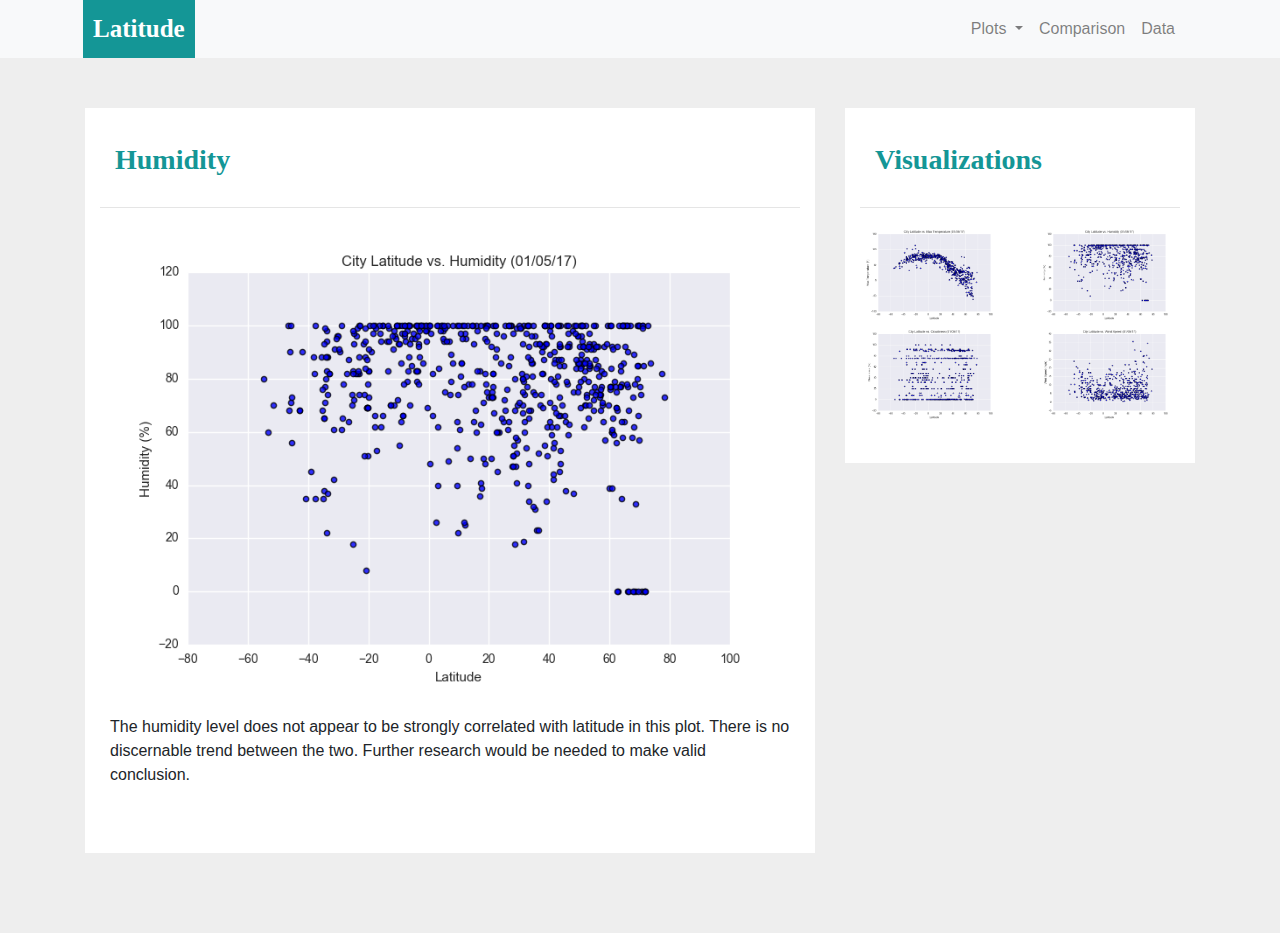
<file: humidity.html>
<!DOCTYPE html>
<html lang="en">

<head>
  <meta charset="UTF-8">
  <title>Humidity</title>
  <link rel="stylesheet" href="https://stackpath.bootstrapcdn.com/bootstrap/4.3.1/css/bootstrap.min.css" integrity="sha384-ggOyR0iXCbMQv3Xipma34MD+dH/1fQ784/j6cY/iJTQUOhcWr7x9JvoRxT2MZw1T" crossorigin="anonymous">

  <script src="https://code.jquery.com/jquery-3.3.1.slim.min.js" integrity="sha384-q8i/X+965DzO0rT7abK41JStQIAqVgRVzpbzo5smXKp4YfRvH+8abtTE1Pi6jizo" crossorigin="anonymous"></script>
  <script src="https://cdnjs.cloudflare.com/ajax/libs/popper.js/1.14.7/umd/popper.min.js" integrity="sha384-UO2eT0CpHqdSJQ6hJty5KVphtPhzWj9WO1clHTMGa3JDZwrnQq4sF86dIHNDz0W1" crossorigin="anonymous"></script>
  <script src="https://stackpath.bootstrapcdn.com/bootstrap/4.3.1/js/bootstrap.min.js" integrity="sha384-JjSmVgyd0p3pXB1rRibZUAYoIIy6OrQ6VrjIEaFf/nJGzIxFDsf4x0xIM+B07jRM" crossorigin="anonymous"></script>

  <link rel="stylesheet" href="style.css">
</head>
<body>
    <!--Navbar adjustments-->
    <nav class="navbar navbar-expand-lg navbar-light bg-light">
        <div class="container">
            <a class="navbar-brand text-white" href="index.html">Latitude</a>
            <button class="navbar-toggler" type="button" data-toggle="collapse" data-target="#navbarSupportedContent" aria-controls="navbarSupportedContent" aria-expanded="false" aria-label="Toggle navigation">
                <span class="navbar-toggler-icon"></span>
            </button>
                
            <div class="collapse navbar-collapse" id="navbarSupportedContent">
                <ul class="navbar-nav ml-auto">    
                    <li class="nav-item dropdown">
                        <a class="nav-link dropdown-toggle" href="#" id="navbarDropdown" role="button" data-toggle="dropdown" aria-haspopup="true" aria-expanded="false">
                            Plots
                        </a>
                        <div class="dropdown-menu dropdown-menu-right" aria-labelledby="navbarDropdown">
                            <a class="dropdown-item" href="temperature.html">Max Temperature</a>
                            <a class="dropdown-item" href="humidity.html">Humidity</a>
                            <a class="dropdown-item" href="cloudiness.html">Cloudiness</a>
                            <a class="dropdown-item" href="windspeed.html">Wind Speed</a>
                        </div>
                    </li>
                    <li class="nav-item">
                        <a class="nav-link" href="Comparison.html">Comparison</a>
                    </li>
                    <li class="nav-item">
                        <a class="nav-link" href="data.html">Data</a>
                    </li>
                </ul>
            </div>
        </div>
    </nav>

    <div class="container content">
        <div class="row">
            <div class="col-md-8">
                <div class="col-md-12">
                    <h3>Humidity</h3>
                    <hr>
                    
                    <img src="Resources/assets/images/Fig2.png" width="100%" alt="humidity">
                    <br>
                    <p> The humidity level does not appear to be strongly correlated with latitude in this plot. There is no discernable trend between the two. Further research would be needed to make valid conclusion. </p>
                </div>
            </div>
<!--visualization part of the page-->            
            <div class="col-md-4">
                <div class="col-md-12">
                    <h3>Visualizations</h3>
                    <hr>
                    <div class="row">
                        <div class="col-3 col-md-6">
                            <a href="temperature.html"><img src="Resources/assets/images/Fig1.png" width="100%" alt="temprature">
                            </a>
                        </div>
                        
                        <div class="col-3 col-md-6">
                            <a href="humidity.html"><img class="pic" src="Resources/assets/images/Fig2.png" width="100%" alt="humidity"></a>
                        </div>
                    
                        <div class="col-3 col-md-6">
                            <a href="cloudiness.html"><img src="Resources/assets/images/Fig3.png" width="100%" alt="cloudiness"></a>
                        </div>
                        
                        <div class="col-3 col-md-6">
                            <a href="windspeed.html"><img src="Resources/assets/images/Fig4.png" width="100%" alt="windspeed"></a>
                        </div>
                    </div>
                </div>
            </div>            
        </div>    
    </div>

</body>
</html>
</file>
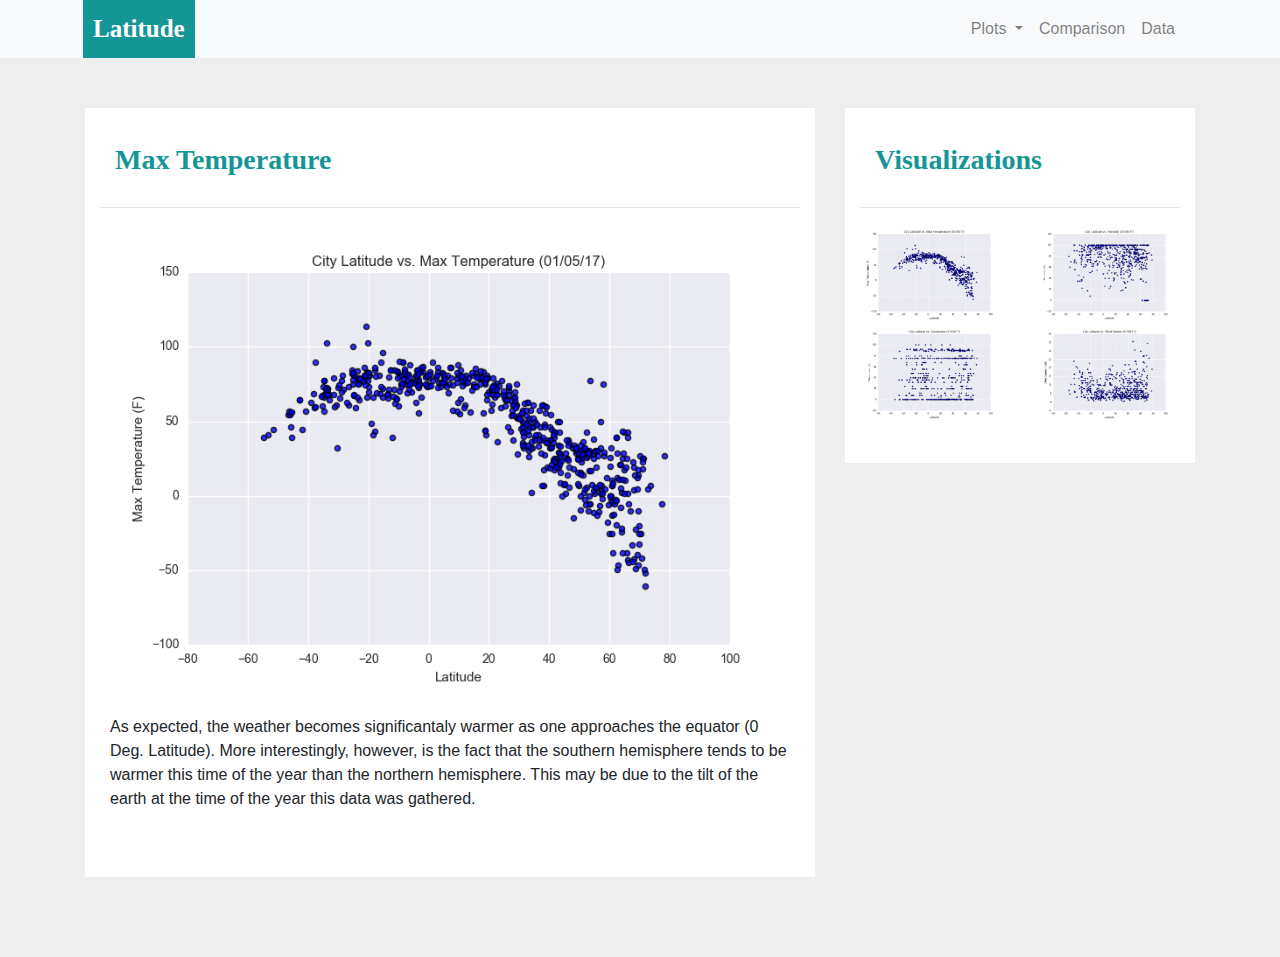
<file: temperature.html>
<!DOCTYPE html>
<html lang="en">

<head>
  <meta charset="UTF-8">
  <title>Temperature</title>
  <link rel="stylesheet" href="https://stackpath.bootstrapcdn.com/bootstrap/4.3.1/css/bootstrap.min.css" integrity="sha384-ggOyR0iXCbMQv3Xipma34MD+dH/1fQ784/j6cY/iJTQUOhcWr7x9JvoRxT2MZw1T" crossorigin="anonymous">

  <script src="https://code.jquery.com/jquery-3.3.1.slim.min.js" integrity="sha384-q8i/X+965DzO0rT7abK41JStQIAqVgRVzpbzo5smXKp4YfRvH+8abtTE1Pi6jizo" crossorigin="anonymous"></script>
  <script src="https://cdnjs.cloudflare.com/ajax/libs/popper.js/1.14.7/umd/popper.min.js" integrity="sha384-UO2eT0CpHqdSJQ6hJty5KVphtPhzWj9WO1clHTMGa3JDZwrnQq4sF86dIHNDz0W1" crossorigin="anonymous"></script>
  <script src="https://stackpath.bootstrapcdn.com/bootstrap/4.3.1/js/bootstrap.min.js" integrity="sha384-JjSmVgyd0p3pXB1rRibZUAYoIIy6OrQ6VrjIEaFf/nJGzIxFDsf4x0xIM+B07jRM" crossorigin="anonymous"></script>

  <link rel="stylesheet" href="style.css">
</head>
<body>
    <!--Navbar adjustments-->
    <nav class="navbar navbar-expand-lg navbar-light bg-light">
        <div class="container">
            <a class="navbar-brand text-white" href="index.html">Latitude</a>
            <button class="navbar-toggler" type="button" data-toggle="collapse" data-target="#navbarSupportedContent" aria-controls="navbarSupportedContent" aria-expanded="false" aria-label="Toggle navigation">
                <span class="navbar-toggler-icon"></span>
            </button>
                
            <div class="collapse navbar-collapse" id="navbarSupportedContent">
                <ul class="navbar-nav ml-auto">    
                    <li class="nav-item dropdown">
                        <a class="nav-link dropdown-toggle" href="#" id="navbarDropdown" role="button" data-toggle="dropdown" aria-haspopup="true" aria-expanded="false">
                            Plots
                        </a>
                        <div class="dropdown-menu dropdown-menu-right" aria-labelledby="navbarDropdown">
                            <a class="dropdown-item" href="temperature.html">Max Temperature</a>
                            <a class="dropdown-item" href="humidity.html">Humidity</a>
                            <a class="dropdown-item" href="cloudiness.html">Cloudiness</a>
                            <a class="dropdown-item" href="windspeed.html">Wind Speed</a>
                        </div>
                    </li>
                    <li class="nav-item">
                        <a class="nav-link" href="Comparison.html">Comparison</a>
                    </li>
                    <li class="nav-item">
                        <a class="nav-link" href="data.html">Data</a>
                    </li>
                </ul>
            </div>
        </div>
    </nav>
    <!--temprature content adjustments-->
    <div class="container content">
        <div class="row">
            <div class="col-md-8">
                <div class="col-md-12">
                    <h3>Max Temperature</h3>
                    <hr>
                    <img src="Resources/assets/images/Fig1.png" width="100%" alt="temperature">
                    <br>
                    <p> As expected, the weather becomes significantaly warmer as one approaches the equator (0 Deg. Latitude). More interestingly, however, is the fact that the southern hemisphere tends to be warmer this time of the year than the northern hemisphere. This may be due to the tilt of the earth at the time of the year this data was gathered.</p>
                </div>
            </div>
            <!--visualizations container -->
            <div class="col-md-4">
                <div class="col-md-12">
                    <h3>Visualizations</h3>
                    <hr>
                    <div class="row">
                        <div class="col-3 col-md-6">
                            <a href="temperature.html"><img class="pic" src="Resources/assets/images/Fig1.png" width="100%" alt="temprature"></a>
                        </div>
                        
                        <div class="col-3 col-md-6">
                            <a href="humidity.html"><img src="Resources/assets/images/Fig2.png" width="100%" alt="humidity"></a>
                        </div>
                    
                        <div class="col-3 col-md-6">
                            <a href="cloudiness.html"><img src="Resources/assets/images/Fig3.png" width="100%" alt="cloudiness"></a>
                        </div>
                        
                        <div class="col-3 col-md-6">
                            <a href="windspeed.html"><img src="Resources/assets/images/Fig4.png" width="100%" alt="windspeed"></a>
                        </div>
                    </div>
                </div>
            </div>            
        </div>    
    </div>
</body>
</html>
</file>
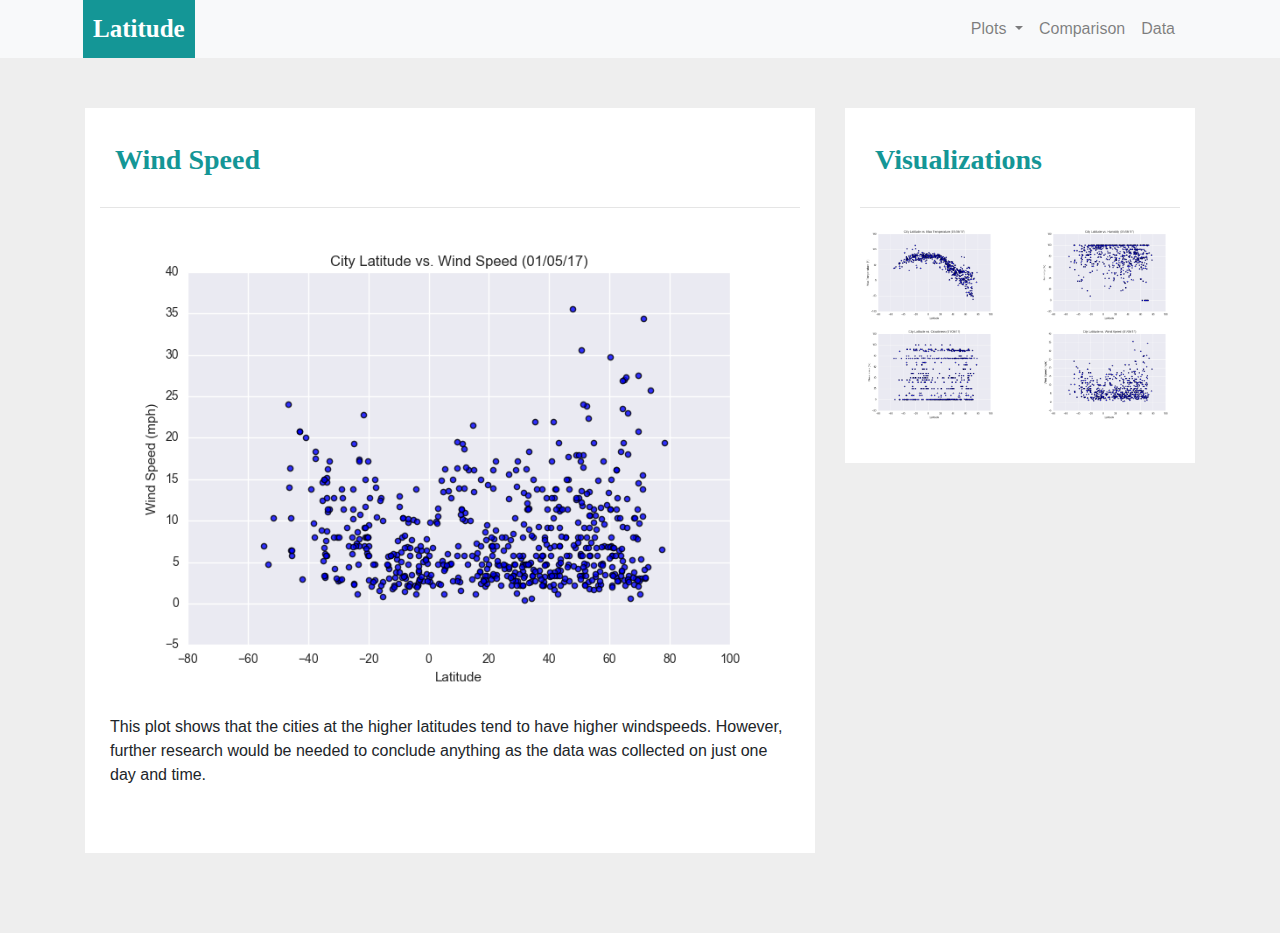
<file: windspeed.html>
<!DOCTYPE html>
<html lang="en">

<head>
  <meta charset="UTF-8">
  <title>Wind Speed</title>
  <link rel="stylesheet" href="https://stackpath.bootstrapcdn.com/bootstrap/4.3.1/css/bootstrap.min.css" integrity="sha384-ggOyR0iXCbMQv3Xipma34MD+dH/1fQ784/j6cY/iJTQUOhcWr7x9JvoRxT2MZw1T" crossorigin="anonymous">

  <script src="https://code.jquery.com/jquery-3.3.1.slim.min.js" integrity="sha384-q8i/X+965DzO0rT7abK41JStQIAqVgRVzpbzo5smXKp4YfRvH+8abtTE1Pi6jizo" crossorigin="anonymous"></script>
  <script src="https://cdnjs.cloudflare.com/ajax/libs/popper.js/1.14.7/umd/popper.min.js" integrity="sha384-UO2eT0CpHqdSJQ6hJty5KVphtPhzWj9WO1clHTMGa3JDZwrnQq4sF86dIHNDz0W1" crossorigin="anonymous"></script>
  <script src="https://stackpath.bootstrapcdn.com/bootstrap/4.3.1/js/bootstrap.min.js" integrity="sha384-JjSmVgyd0p3pXB1rRibZUAYoIIy6OrQ6VrjIEaFf/nJGzIxFDsf4x0xIM+B07jRM" crossorigin="anonymous"></script>

  <link rel="stylesheet" href="style.css">
</head>
<body>
    <!--Navbar adjustments-->
    <nav class="navbar navbar-expand-lg navbar-light bg-light">
        <div class="container">
            <a class="navbar-brand text-white" href="index.html">Latitude</a>
            <button class="navbar-toggler" type="button" data-toggle="collapse" data-target="#navbarSupportedContent" aria-controls="navbarSupportedContent" aria-expanded="false" aria-label="Toggle navigation">
                <span class="navbar-toggler-icon"></span>
            </button>
                
            <div class="collapse navbar-collapse" id="navbarSupportedContent">
                <ul class="navbar-nav ml-auto">    
                    <li class="nav-item dropdown">
                        <a class="nav-link dropdown-toggle" href="#" id="navbarDropdown" role="button" data-toggle="dropdown" aria-haspopup="true" aria-expanded="false">
                            Plots
                        </a>
                        <div class="dropdown-menu dropdown-menu-right" aria-labelledby="navbarDropdown">
                            <a class="dropdown-item" href="temperature.html">Max Temperature</a>
                            <a class="dropdown-item" href="humidity.html">Humidity</a>
                            <a class="dropdown-item" href="cloudiness.html">Cloudiness</a>
                            <a class="dropdown-item" href="windspeed.html">Wind Speed</a>
                        </div>
                    </li>
                    <li class="nav-item">
                        <a class="nav-link" href="Comparison.html">Comparison</a>
                    </li>
                    <li class="nav-item">
                        <a class="nav-link" href="data.html">Data</a>
                    </li>
                </ul>
            </div>
        </div>
    </nav>
    <!--wind speed content adjustments-->
    <div class="container content">
        <div class="row">
            <div class="col-md-8">
                <div class="col-md-12">
                    <h3>Wind Speed</h3>
                    <hr>
                    <img src="Resources/assets/images/Fig4.png" width="100%" alt="wind speed">
                    <br>
                    <p> This plot shows that the cities at the higher latitudes tend to have higher windspeeds. However, further research would be needed to conclude anything as the data was collected on just one day and time. </p>
                </div>
            </div>
            <!--visualizations container adjustments-->
            <div class="col-md-4">
                <div class="col-md-12">
                    <h3>Visualizations</h3>
                    <hr>
                    <div class="row">
                        <div class="col-3 col-md-6">
                            <a href="temperature.html"><img src="Resources/assets/images/Fig1.png" width="100%" alt="temprature"></a>
                        </div>
                        
                        <div class="col-3 col-md-6">
                            <a href="humidity.html"><img src="Resources/assets/images/Fig2.png" width="100%" alt="humidity"></a>
                        </div>
                        
                        <div class="col-3 col-md-6">
                            <a href="cloudiness.html"><img src="Resources/assets/images/Fig3.png" width="100%" alt="cloudiness"></a>
                        </div>
                        
                        <div class="col-3 col-md-6">
                            <a href="windspeed.html"><img class="pic" src="Resources/assets/images/Fig4.png" width="100%" alt="windspeed"></a>
                        </div>
                    </div>
                </div>
            </div>            
        </div>    
    </div>
</body>
</html>
</file>
<file: style.css>
/* navbar styling*/
a.navbar-brand{
    margin-left: 10px;
    padding: 10px;
    background-color: rgb(20, 150, 150);
    font-family: 'Times New Roman', Times, serif;
    font-size: 25px;
    font-weight: bolder;
}

/* header styling*/
h3{
    color: rgb(20, 150, 150);
    font-family: Georgia, 'Times New Roman', Times, serif;
    padding: 15px;
    font-weight: bolder;
}

/* image styling*/
.img-thumbnail{
    padding:15px;
    border: none;
}

/* fontstyling for text*/
p{
   font-family: Arial, Helvetica, sans-serif;
   font-size: 16px;
   padding:10px;
}

/* body background*/
body{
    background-color: #eeeeee;
}
.col-md-12{
    background-color: white;
    padding-top: 20px;
    padding-bottom:40px;
}

/* image border styling*/
.pic{
    border: 3px solid (20, 150, 150);
}
/* navbar styling*/
.navbar{
    padding-top:0px;
    padding-bottom: 0px;
    padding-right:40px;
}

.nav-item.dropdown.show {
    background-color: #eeeeee;
}

.dropdown-menu {
    margin: 0;
}

/* content styling*/
.content {
    padding-top: 50px;
    padding-bottom: 80px;
    overflow: hidden;
}

.content.bg-white {
    margin-top: 15px;
}


/* table text adjustments*/
tr>th:nth-child(1),
tr>th:nth-child(3),
tr>th:nth-child(6),
tr>th:nth-child(7),
tr>th:nth-child(8),
tr>th:nth-child(9),
tr>th:nth-child(10),
tr>td:nth-child(1),
tr>td:nth-child(3),
tr>td:nth-child(6),
tr>td:nth-child(7),
tr>td:nth-child(8),
tr>td:nth-child(9),
tr>td:nth-child(10) {
    text-align: right;
}


/* small screen adjustments*/
@media(max-width:767px){
    .navbar.bg-light{
        background-color: rgb(20, 150, 150)!important;    
    }

    .navbar-collapse{
        background-color: #eeeeee;
    }
    .navbar{
        padding:inherit;
    }
}
</file>
